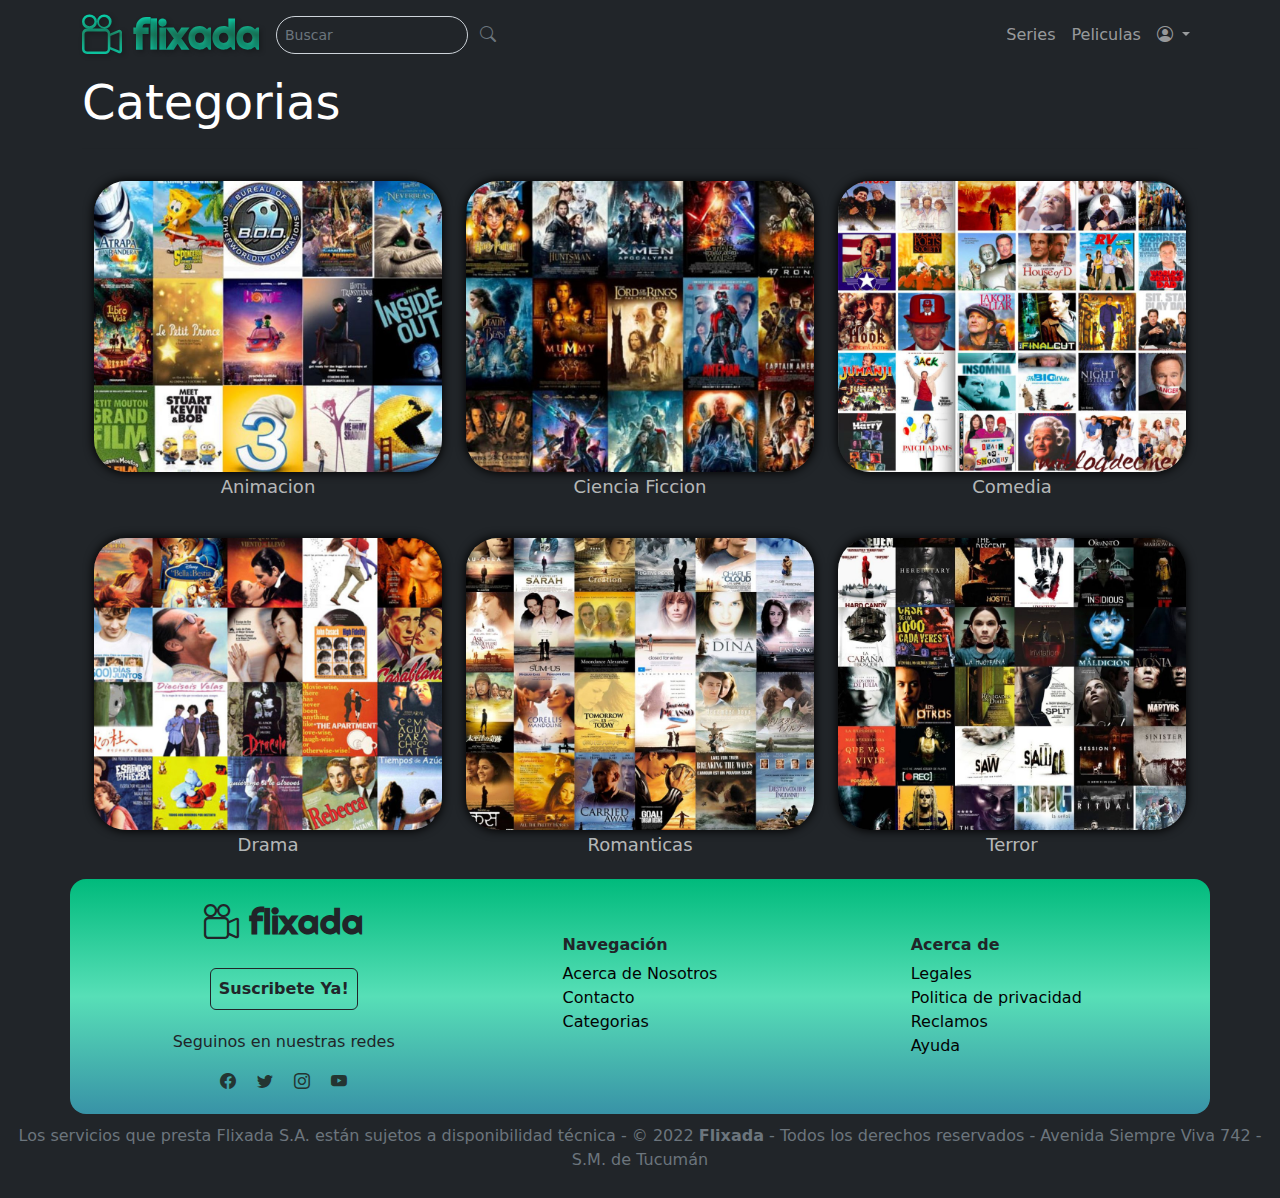
<file: pages/categorias.html>
<!DOCTYPE html>
<html lang="es">
  <head>
    <meta charset="UTF-8" />
    <meta http-equiv="X-UA-Compatible" content="IE=edge" />
    <meta name="viewport" content="width=device-width, initial-scale=1.0" />
    <meta name="description" content=" Flixada Streaming Web" />
    <meta
      name="keywords"
      content="Streaming, Videos, series, peliculas, documentales,video ondemand"
    />
    <meta name="author" content="Grupo 4 comision41i RollingCode" />

    <link
      rel="stylesheet"
      href="https://cdn.jsdelivr.net/npm/bootstrap-icons@1.10.2/font/bootstrap-icons.css"
    />
    <link rel="stylesheet" href="/css/bootstrap.min.css" />
    <link rel="stylesheet" href="/css/style.css" />
    <link rel="icon" href="img/icons/logo-flixada.svg" />
    <title>Contacto - Flixada Streaming</title>
  </head>
  <body>
    <header>
      <!-- Barra de Navegacion   -->
      <nav
        class="navbar navbar-expand-lg bg-dark navbar-dark fixed-top p-0 m-0"
      >
        <!--LOGO FLIXADA-->
        <div class="container d-flex">
          <a class="navbar-brand" href="/index.html">
            <div class="text-center fw-bolder fs-1 logoFlixada">
              <i class="bi bi-camera-reels"></i>
              flixada
            </div>
          </a>

          <!--Boton Hamburguesa oculto en pantallas grandes-->
          <button
            class="navbar-toggler"
            type="button"
            data-bs-toggle="collapse"
            data-bs-target="#navbarContenido"
            aria-controls="navbarContenido"
            aria-expanded="true"
            aria-label="Toggle navigation"
          >
            <span class="navbar-toggler-icon"></span>
          </button>
          <!--Boton Buscar fuera del Navbar Oculto en Celulares y Tablet-->
          <form class="formBuscar2 formBuscar">
            <div class="input-group">
              <input
                type="text"
                class="form-control form-control-sm bg-dark rounded-5"
                placeholder="Buscar"
                maxlength="125"
              />
              <div class="input-group-append">
                <button class="btn" type="submit">
                  <i class="bi bi-search text-secondary"></i>
                </button>
              </div>
            </div>
          </form>

          <div class="collapse navbar-collapse" id="navbarContenido">
            <ul class="navbar-nav ms-auto mb-2 mb-lg-0">
              <li>
                <!-- Boton Buscar dentro del Navbar oculto para dispositivos Large-->
                <form class="formBuscar1">
                  <div class="input-group">
                    <input
                      type="text"
                      class="form-control form-control-sm bg-dark rounded-5"
                      placeholder="Buscar"
                      maxlength="125"
                    />
                    <div class="input-group-append">
                      <button class="btn" type="submit">
                        <i class="bi bi-search text-secondary"></i>
                      </button>
                    </div>
                  </div>
                </form>
              </li>

              <li class="nav-item">
                <a class="nav-link pt-2" href="/pages/series.html">Series</a>
              </li>
              <li class="nav-item">
                <a class="nav-link" href="/pages/peliculas.html">Peliculas</a>
              </li>

              <li class="nav-item dropdown">
                <a
                  class="nav-link dropdown-toggle"
                  href="#"
                  role="button"
                  data-bs-toggle="dropdown"
                  aria-expanded="false"
                >
                  <i class="bi bi-person-circle"></i>
                </a>
                <ul class="dropdown-menu dropdown-menu-dark dropdown-menu-end">
                  <li>
                    <a class="dropdown-item" href="/pages/login.html"
                      >Ingresar</a
                    >
                  </li>
                  <li>
                    <a class="dropdown-item" href="/pages/suscripcion.html"
                      >Suscribirse</a
                    >
                  </li>
                </ul>
              </li>
            </ul>
          </div>
        </div>
      </nav>
    </header>

    <main class="bg-dark">
      <!--Sección con Grupos de cards responsivos-->
      <section class="container">
        <h1 class="display-5 text-white pt-3">Categorias</h1>
        <hr />

        <article class="row mx-sm-2 mx-md-0">
          <aside class="my-lg-3 col-6 col-md-4 col-lg-4 mb-1 asideCardHover">
            <a href="/pages/error404.html" class="text-decoration-none">
              <div class="fondoTransparenteCard">
                <img
                  class="card-img-top img-fluid rounded-5"
                  src="/img/cards-categorias/categoria-animacion.jpg"
                  alt="Animacion"
                />
              </div>
              <h5 class="text-center colorTextoCard mt-1">Animacion</h5>
            </a>
          </aside>

          <aside class="my-lg-3 col-6 col-md-4 col-lg-4 mb-1 asideCardHover">
            <a
              href="/pages/categorias/categorias-ciencia-ficcion1.html"
              class="text-decoration-none"
            >
              <div class="fondoTransparenteCard">
                <img
                  class="card-img-top img-fluid rounded-5"
                  src="/img/cards-categorias/categoria-cficcion.jpg"
                  alt="Ciencia Ficcion"
                />
              </div>
              <h5 class="text-center colorTextoCard mt-1">Ciencia Ficcion</h5>
            </a>
          </aside>
          <aside class="my-lg-3 col-6 col-md-4 col-lg-4 mb-1 asideCardHover">
            <a
              href="/pages/categorias/categorias-comedia1.html"
              class="text-decoration-none"
            >
              <div class="fondoTransparenteCard">
                <img
                  class="card-img-top img-fluid rounded-5"
                  src="/img/cards-categorias/categoria-comedia (1).jpg"
                  alt="Comedia"
                />
              </div>
              <h5 class="text-center colorTextoCard mt-1">Comedia</h5>
            </a>
          </aside>

          <aside class="my-lg-3 col-6 col-md-4 col-lg-4 mb-1 asideCardHover">
            <a href="/pages/error404.html" class="text-decoration-none">
              <div class="fondoTransparenteCard">
                <img
                  class="card-img-top img-fluid rounded-5"
                  src="/img/cards-categorias/categoria-drama.jpg"
                  alt="Drama"
                />
              </div>
              <h5 class="text-center colorTextoCard mt-1">Drama</h5>
            </a>
          </aside>

          <aside class="my-lg-3 col-6 col-md-4 col-lg-4 mb-1 asideCardHover">
            <a href="/pages/error404.html" class="text-decoration-none">
              <div class="fondoTransparenteCard">
                <img
                  class="card-img-top img-fluid rounded-5"
                  src="/img/cards-categorias/categoria-romanticas.jpg"
                  alt="Romanticas"
                />
              </div>
              <h5 class="text-center colorTextoCard mt-1">Romanticas</h5>
            </a>
          </aside>

          <aside class="my-lg-3 col-6 col-md-4 col-lg-4 mb-1 asideCardHover">
            <a href="/pages/error404.html" class="text-decoration-none">
              <div class="fondoTransparenteCard">
                <img
                  class="card-img-top img-fluid rounded-5"
                  src="/img/cards-categorias/categoria-terror (1).jpg"
                  alt="Terror"
                />
              </div>
              <h5 class="text-center colorTextoCard mt-1">Terror</h5>
            </a>
          </aside>
        </article>
      </section>
    </main>

    <!--Pie de Pagina  !!-->
    <footer class="bg-dark">
      <section class="container bg-footer rounded-4">
        <!--Seccion de Links y Redes Sociales-->
        <section class="row d-flex justify-content-evenly align-items-top">
          <!-- REDES SOCIALES-->
          <aside
            class="col-12 col-sm-3 d-flex flex-column align-items-center p-3"
          >
            <a class="navbar-brand" href="/index.html">
              <div class="text-center me-auto fw-bold logoFlixadaDelFooter">
                <i class="bi bi-camera-reels"></i>
                flixada
              </div>
            </a>
            <a class="nav-link p-1 ps-" href="/pages/suscripcion.html"
              ><button type="button" class="btn btn-outline-dark p-2 mt-3 mb-3">
                <b>Suscribete Ya!</b>
              </button></a
            >

            <div class="text-center inconosRedesSociales">
              <p class="bold">Seguinos en nuestras redes</p>

              <a href="/pages/error404.html"><i class="bi bi-facebook"></i> </a>
              <a href="/pages/error404.html">
                <i class="bi bi-twitter pe-3 ps-3"></i>
              </a>
              <a href="/pages/error404.html"
                ><i class="bi bi-instagram"></i>
              </a>
              <a href="/pages/error404.html"
                ><i class="bi bi-youtube ps-3"></i>
              </a>
            </div>
          </aside>

          <!--NAVEGACION-->
          <aside
            class="col-12 col-sm-3 d-flex flex-column align-items-center p-2"
          >
            <ul class="list-unstyled text-center text-md-start m-md-5">
              <h6 class="text-dark">Navegación</h6>
              <li><a href="/pages/nosotros.html">Acerca de Nosotros</a></li>
              <li><a href="/pages/contacto.html">Contacto</a></li>
              <li><a href="/pages/categorias.html">Categorias</a></li>
              <li><a href="/pages/peliculas.html">Peliculas</a></li>
            </ul>
          </aside>
          <!--ACERCA DE-->
          <aside
            class="col-12 col-sm-3 d-flex flex-column align-items-center p-2"
          >
            <ul class="list-unstyled text-center text-md-start m-md-5">
              <h6 class="text-dark">Acerca de</h6>
              <li><a href="/pages/error404.html">Legales</a></li>
              <li><a href="/pages/error404.html">Politica de privacidad</a></li>
              <li><a href="/pages/error404.html">Reclamos</a></li>
              <li><a href="/pages/error404.html">Ayuda</a></li>
            </ul>
          </aside>
        </section>
      </section>

      <!-- SECCION DE CREDITOS DEL FOOTER-->

      <section class="text-secondary bg-dark">
        <div class="textoFooter text-center">
          <p>
            Los servicios que presta Flixada S.A. están sujetos a disponibilidad
            técnica - © 2022 <a href="/index.html"></a><b>Flixada</b> - Todos
            los derechos reservados - Avenida Siempre Viva 742 - S.M. de Tucumán
          </p>
        </div>
      </section>
    </footer>
    <script src="/js/bootstrap.bundle.min.js"></script>
  </body>
</html>
</file>
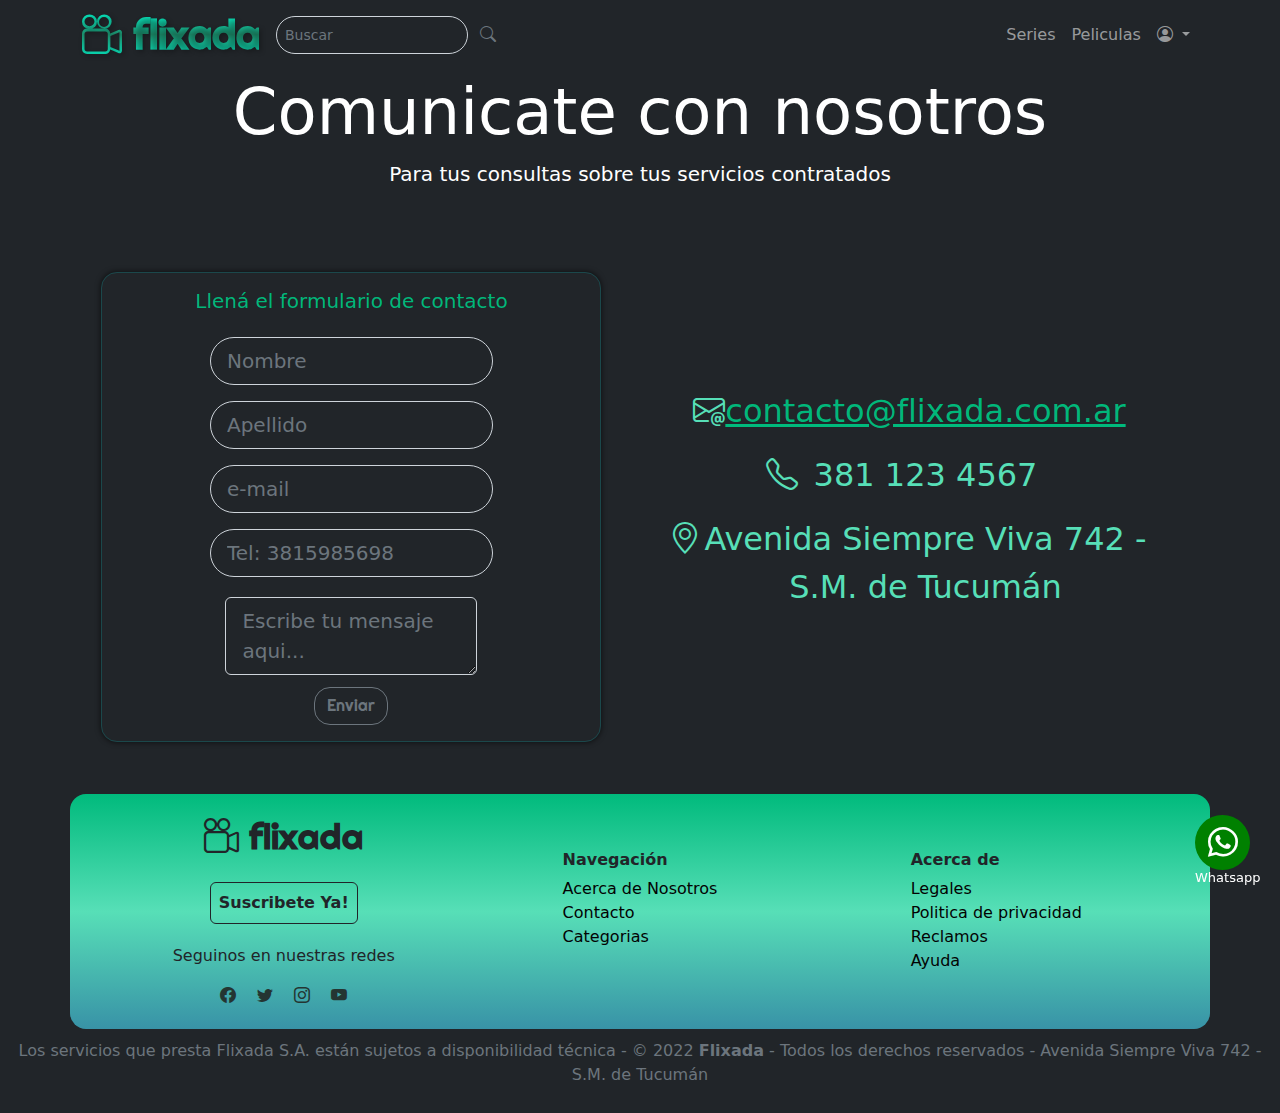
<file: pages/contacto.html>
<!DOCTYPE html>
<html lang="es">
  <head>
    <meta charset="UTF-8" />
    <meta http-equiv="X-UA-Compatible" content="IE=edge" />
    <meta name="viewport" content="width=device-width, initial-scale=1.0" />
    <meta name="description" content="Contacto Flixada" />
    <meta
      name="keywords"
      content="Streaming, Videos, series, peliculas, documentales,video ondemand"
    />
    <meta name="author" content="Grupo 4 comision41i RollingCode" />

    <link
      rel="stylesheet"
      href="https://cdn.jsdelivr.net/npm/bootstrap-icons@1.10.2/font/bootstrap-icons.css"
    />
    <link rel="stylesheet" href="/css/bootstrap.min.css" />
    <link rel="stylesheet" href="/css/style.css" />
    <link rel="icon" href="img/icons/logo-flixada.svg" />
    <title>Contacto - Flixada Streaming</title>
  </head>
  <body>
    <header>
      <!-- Barra de Navegacion   -->
      <nav
        class="navbar navbar-expand-lg bg-dark navbar-dark fixed-top p-0 m-0"
      >
        <!--LOGO FLIXADA-->
        <span class="container d-flex">
          <a class="navbar-brand" href="/index.html">
            <span class="text-center fw-bolder fs-1 logoFlixada">
              <i class="bi bi-camera-reels"></i>
              flixada
            </span>
          </a>

          <!--Boton Hamburguesa oculto en pantallas grandes-->
          <button
            class="navbar-toggler"
            type="button"
            data-bs-toggle="collapse"
            data-bs-target="#navbarContenido"
            aria-controls="navbarContenido"
            aria-expanded="true"
            aria-label="Toggle navigation"
          >
            <span class="navbar-toggler-icon"></span>
          </button>
          <!--Boton Buscar fuera del Navbar Oculto en Celulares y Tablet-->
          <form class="formBuscar2 formBuscar">
            <div class="input-group">
              <input
                type="text"
                class="form-control form-control-sm bg-dark rounded-5"
                placeholder="Buscar"
                maxlength="125"
              />
              <div class="input-group-append">
                <button class="btn" type="submit">
                  <i class="bi bi-search text-secondary"></i>
                </button>
              </div>
            </div>
          </form>

          <div class="collapse navbar-collapse" id="navbarContenido">
            <ul class="navbar-nav ms-auto mb-2 mb-lg-0">
              <li>
                <!-- Boton Buscar dentro del Navbar oculto para dispositivos Large-->
                <form class="formBuscar1">
                  <div class="input-group">
                    <input
                      type="text"
                      class="form-control form-control-sm bg-dark rounded-5"
                      placeholder="Buscar"
                      maxlength="125"
                    />
                    <div class="input-group-append">
                      <button class="btn" type="submit">
                        <i class="bi bi-search text-secondary"></i>
                      </button>
                    </div>
                  </div>
                </form>
              </li>

              <li class="nav-item">
                <a class="nav-link pt-2" href="/pages/series.html">Series</a>
              </li>
              <li class="nav-item">
                <a class="nav-link" href="/pages/peliculas.html">Peliculas</a>
              </li>

              <li class="nav-item dropdown">
                <a
                  class="nav-link dropdown-toggle"
                  href="#"
                  role="button"
                  data-bs-toggle="dropdown"
                  aria-expanded="false"
                >
                  <i class="bi bi-person-circle"></i>
                </a>
                <ul class="dropdown-menu dropdown-menu-dark dropdown-menu-end">
                  <li>
                    <a class="dropdown-item" href="/pages/login.html"
                      >Ingresar</a
                    >
                  </li>
                  <li>
                    <a class="dropdown-item" href="/pages/suscripcion.html"
                      >Suscribirse</a
                    >
                  </li>
                </ul>
              </li>
            </ul>
          </div>
        </span>
      </nav>
    </header>

    <main class="bg-dark">
      <!--Banner  pagina contacto-->

      <section class="container text-white text-center my-2 p-2 rounded-5">
        <h1 class="display-3">Comunicate con nosotros</h1>
        <p class="lead textoFlo">
          Para tus consultas sobre tus servicios contratados
        </p>
      </section>

      <!--Formulario de contacto new-->

      <section
        class="contacto position-relative container d-flex justify-content-around flex-wrap flex-md-nowrap"
      >
        <!--BOTON DE WATHTSAPP
      -->
        <span>
          <a
            href="https://api.whatsapp.com/send?phone=543815871884"
            target="_blank"
            class="bi bi-whatsapp btn-wtsp"
          >
            <p class="chat">Whatsapp</p>
          </a>
        </span>

        <!--Formulario de contacto-->
        <article class="text-center text-white container mt-">
          <div
            class="container text-white bgHeaderFormLogin formLogin rounded-4 sombraRedondeada"
          >
            <h1 class="pt-3 lead textoFlow">Llená el formulario de contacto</h1>
            <form class="d-flex align-items-end align-items-center flex-column">
              <div class="mb-3 mt-3 d-flex flex-column align-items-start">
                <input
                  type="text"
                  class="form-control form-control-lg bg-dark rounded-5"
                  id="nombre"
                  placeholder="Nombre"
                  name="nombre"
                  maxlength="80"
                  minlength="6"
                  required
                />
              </div>
              <div>
                <div class="mb-3 d-flex flex-column align-items-start">
                  <input
                    type="text"
                    class="form-control form-control-lg bg-dark rounded-5"
                    id="apellido"
                    maxlength="50"
                    minlength="2"
                    placeholder="Apellido"
                    name="apellido"
                    required
                  />
                </div>
                <div class="mb-3 d-flex flex-column align-items-start">
                  <input
                    type="email"
                    class="form-control form-control-lg bg-dark rounded-5"
                    id="mail"
                    maxlength="50"
                    minlength="2"
                    placeholder="e-mail"
                    name="mail"
                    required
                  />
                </div>
                <div class="mb-3 d-flex flex-column align-items-start">
                  <input
                    type="tel"
                    class="form-control form-control-lg bg-dark rounded-5"
                    id="Tel"
                    maxlength="10"
                    minlength="10"
                    placeholder="Tel: 3815985698"
                    name="Tel"
                    pattern="[0-9]{10}"
                  />
                </div>
              </div>

              <div class="d-flex justify-content-center my-1">
                <textarea
                  type="text"
                  class="form-control form-control-lg bg-dark rounded-2"
                  id="text"
                  maxlength="450"
                  minlength="10"
                  placeholder="Escribe tu mensaje aqui..."
                  name="text"
                  required
                ></textarea>
              </div>

              <a
                class="fs-5 mt-2 pb-3 text-decoration-none letraLogoPrincipal colorDeFlow"
                href="/pages/error404.html"
              >
                <button class="btn btn-outline-secondary rounded-4 btn">
                  Enviar
                </button>
              </a>
            </form>
          </div>
        </article>

        <!--Seccion Datos Extra de contacto-->

        <article
          id="datosContacto"
          class="container colorDeFlow text-center my-3 p-5 rounded-5 d-flex flex-column justify-content-center align-items-center"
        >
          <div class="d-flex flex-column flex-md-row">
            <i class="bi bi-envelope-at fs-2"></i>
            <a href="mailto:contacto@flixada.com.ar" class="textoFlow">
              <p class="lead fs-2">contacto@flixada.com.ar</p></a
            >
          </div>

          <div class="d-sm-flex justify-content-start">
            <i class="bi bi-telephone fs-2"></i>

            <p class="lead mx-3 fs-2">381 123 4567</p>
          </div>

          <div class="d-xl-flex">
            <i class="bi bi-geo-alt fs-2"></i>
            <p class="lead fs-2">Avenida Siempre Viva 742 - S.M. de Tucumán</p>
          </div>
        </article>
      </section>
    </main>

    <!--Pie de Pagina  !!-->
    <footer class="bg-dark">
      <section class="container bg-footer rounded-4">
        <!--Seccion de Links y Redes Sociales-->
        <section class="row d-flex justify-content-evenly align-items-top">
          <!-- REDES SOCIALES-->
          <aside
            class="col-12 col-sm-3 d-flex flex-column align-items-center p-3"
          >
            <a class="navbar-brand" href="/index.html">
              <div class="text-center me-auto fw-bold logoFlixadaDelFooter">
                <i class="bi bi-camera-reels"></i>
                flixada
              </div>
            </a>
            <a class="nav-link p-1 ps-" href="/pages/suscripcion.html"
              ><button type="button" class="btn btn-outline-dark p-2 mt-3 mb-3">
                <b>Suscribete Ya!</b>
              </button></a
            >

            <div class="text-center inconosRedesSociales">
              <p class="bold">Seguinos en nuestras redes</p>

              <a href="/pages/error404.html"><i class="bi bi-facebook"></i> </a>
              <a href="/pages/error404.html">
                <i class="bi bi-twitter pe-3 ps-3"></i>
              </a>
              <a href="/pages/error404.html"
                ><i class="bi bi-instagram"></i>
              </a>
              <a href="/pages/error404.html"
                ><i class="bi bi-youtube ps-3"></i>
              </a>
            </div>
          </aside>

          <!--NAVEGACION-->
          <aside
            class="col-12 col-sm-3 d-flex flex-column align-items-center p-2"
          >
            <ul class="list-unstyled text-center text-md-start m-md-5">
              <h6 class="text-dark">Navegación</h6>
              <li><a href="/pages/nosotros.html">Acerca de Nosotros</a></li>
              <li><a href="/pages/contacto.html">Contacto</a></li>
              <li><a href="/pages/categorias.html">Categorias</a></li>
              <li><a href="/pages/peliculas.html">Peliculas</a></li>
            </ul>
          </aside>
          <!--ACERCA DE-->
          <aside
            class="col-12 col-sm-3 d-flex flex-column align-items-center p-2"
          >
            <ul class="list-unstyled text-center text-md-start m-md-5">
              <h6 class="text-dark">Acerca de</h6>
              <li><a href="/pages/error404.html">Legales</a></li>
              <li><a href="/pages/error404.html">Politica de privacidad</a></li>
              <li><a href="/pages/error404.html">Reclamos</a></li>
              <li><a href="/pages/error404.html">Ayuda</a></li>
            </ul>
          </aside>
        </section>
      </section>

      <!-- SECCION DE CREDITOS DEL FOOTER-->

      <section class="text-secondary bg-dark">
        <div class="textoFooter text-center">
          <p>
            Los servicios que presta Flixada S.A. están sujetos a disponibilidad
            técnica - © 2022 <a href="/index.html"></a><b>Flixada</b> - Todos
            los derechos reservados - Avenida Siempre Viva 742 - S.M. de Tucumán
          </p>
        </div>
      </section>
    </footer>
    <script src="/js/bootstrap.bundle.min.js"></script>
  </body>
</html>
</file>
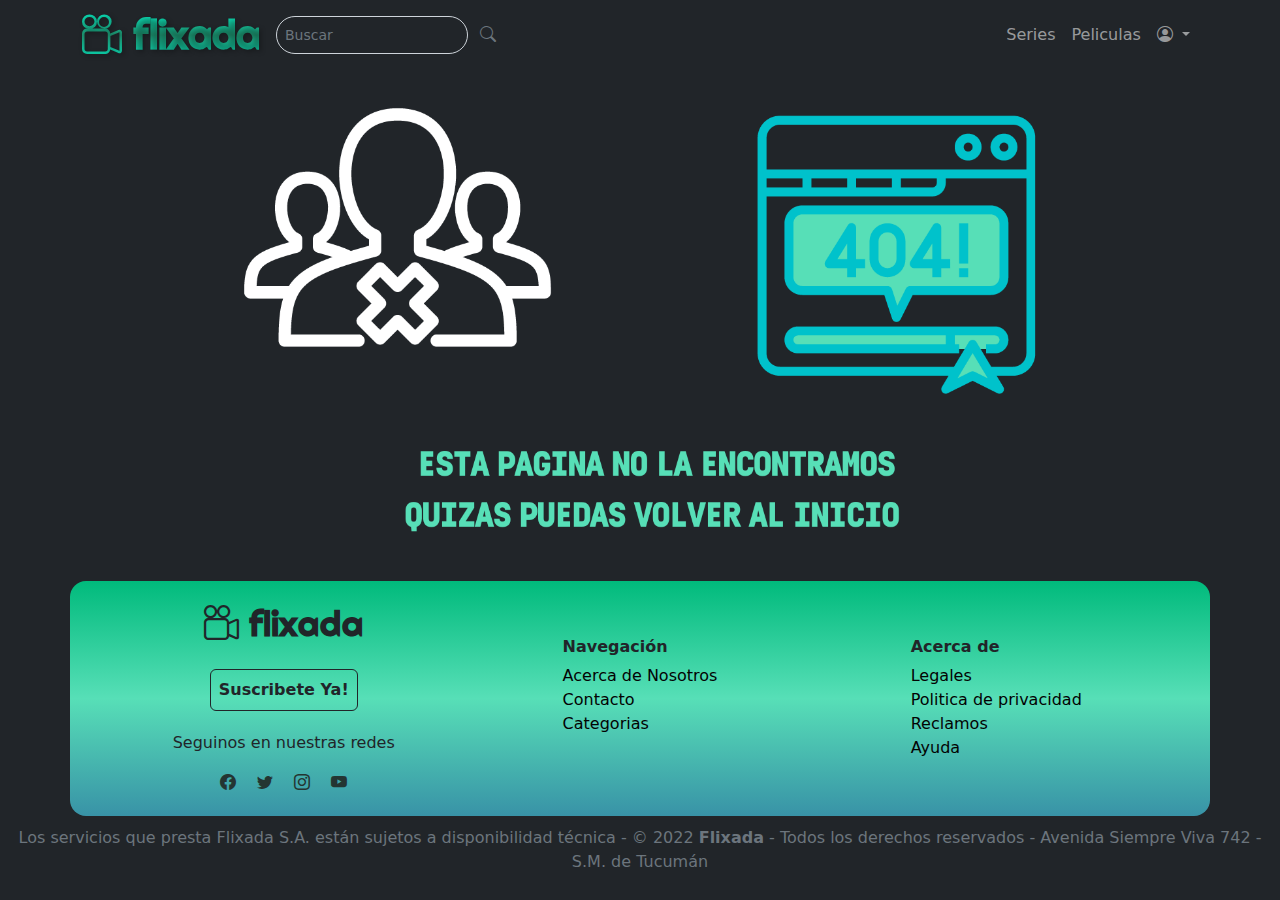
<file: pages/error404.html>
<!DOCTYPE html>
<html lang="es">
  <head>
    <meta charset="UTF-8" />
    <meta http-equiv="X-UA-Compatible" content="IE=edge" />
    <meta name="viewport" content="width=device-width, initial-scale=1.0" />
    <meta name="description" content="Flixada Streaming" />
    <meta
      name="keywords"
      content="Streaming, Videos, series, peliculas, documentales,video ondemand"
    />
    <meta name="author" content="Grupo 4 comision41i RollingCode" />

    <link
      rel="stylesheet"
      href="https://cdn.jsdelivr.net/npm/bootstrap-icons@1.10.2/font/bootstrap-icons.css"
    />
    <link rel="stylesheet" href="/css/bootstrap.min.css" />
    <link rel="stylesheet" href="/css/style.css" />
    <link rel="icon" href="img/icons/logo-flixada.svg" />
    <title>Error - Flixada Streaming</title>
  </head>
  <body>
    <header>
      <!-- Barra de Navegacion   -->
      <nav
        class="navbar navbar-expand-lg bg-dark navbar-dark fixed-top p-0 m-0"
      >
        <!--LOGO FLIXADA-->
        <div class="container d-flex">
          <a class="navbar-brand" href="/index.html">
            <div class="text-center fw-bolder fs-1 logoFlixada">
              <i class="bi bi-camera-reels"></i>
              flixada
            </div>
          </a>

          <!--Boton Hamburguesa oculto en pantallas grandes-->
          <button
            class="navbar-toggler"
            type="button"
            data-bs-toggle="collapse"
            data-bs-target="#navbarContenido"
            aria-controls="navbarContenido"
            aria-expanded="true"
            aria-label="Toggle navigation"
          >
            <span class="navbar-toggler-icon"></span>
          </button>
          <!--Boton Buscar fuera del Navbar Oculto en Celulares y Tablet-->
          <form class="formBuscar2 formBuscar">
            <div class="input-group">
              <input
                type="text"
                class="form-control form-control-sm bg-dark rounded-5"
                placeholder="Buscar"
                maxlength="125"
              />
              <div class="input-group-append">
                <button class="btn" type="submit">
                  <i class="bi bi-search text-secondary"></i>
                </button>
              </div>
            </div>
          </form>

          <div class="collapse navbar-collapse" id="navbarContenido">
            <ul class="navbar-nav ms-auto mb-2 mb-lg-0">
              <li>
                <!-- Boton Buscar dentro del Navbar oculto para dispositivos Large-->
                <form class="formBuscar1">
                  <div class="input-group">
                    <input
                      type="text"
                      class="form-control form-control-sm bg-dark rounded-5"
                      placeholder="Buscar"
                      maxlength="125"
                    />
                    <div class="input-group-append">
                      <button class="btn" type="submit">
                        <i class="bi bi-search text-secondary"></i>
                      </button>
                    </div>
                  </div>
                </form>
              </li>

              <li class="nav-item">
                <a class="nav-link pt-2" href="/pages/series.html">Series</a>
              </li>
              <li class="nav-item">
                <a class="nav-link" href="/pages/peliculas.html">Peliculas</a>
              </li>

              <li class="nav-item dropdown">
                <a
                  class="nav-link dropdown-toggle"
                  href="#"
                  role="button"
                  data-bs-toggle="dropdown"
                  aria-expanded="false"
                >
                  <i class="bi bi-person-circle"></i>
                </a>
                <ul class="dropdown-menu dropdown-menu-dark dropdown-menu-end">
                  <li>
                    <a class="dropdown-item" href="/pages/login.html"
                      >Ingresar</a
                    >
                  </li>
                  <li>
                    <a class="dropdown-item" href="/pages/suscripcion.html"
                      >Suscribirse</a
                    >
                  </li>
                </ul>
              </li>
            </ul>
          </div>
        </div>
      </nav>
    </header>

    <main class="bg-dark">
      <section
        class="container text-center d-flex justify-content-center align-items-center"
      >
        <img
          class="img-fluid error404md"
          src="/img/fondo error 404.png"
          width="80%"
          alt="ERROR 404 Pagina no encontrada"
        />

        <img
          class="img-fluid error404sm"
          src="/img/fondo error 404 Small.png"
          alt="ERROR 404 Pagina no encontrada"
        />
      </section>
    </main>

    <!--Pie de Pagina  !!-->
    <footer class="bg-dark">
      <section class="container bg-footer rounded-4">
        <!--Seccion de Links y Redes Sociales-->
        <section class="row d-flex justify-content-evenly align-items-top">
          <!-- REDES SOCIALES-->
          <aside
            class="col-12 col-sm-3 d-flex flex-column align-items-center p-3"
          >
            <a class="navbar-brand" href="/index.html">
              <div class="text-center me-auto fw-bold logoFlixadaDelFooter">
                <i class="bi bi-camera-reels"></i>
                flixada
              </div>
            </a>
            <a class="nav-link p-1 ps-" href="/pages/suscripcion.html"
              ><button type="button" class="btn btn-outline-dark p-2 mt-3 mb-3">
                <b>Suscribete Ya!</b>
              </button></a
            >

            <div class="text-center inconosRedesSociales">
              <p class="bold">Seguinos en nuestras redes</p>

              <a href="/pages/error404.html"><i class="bi bi-facebook"></i> </a>
              <a href="/pages/error404.html">
                <i class="bi bi-twitter pe-3 ps-3"></i>
              </a>
              <a href="/pages/error404.html"
                ><i class="bi bi-instagram"></i>
              </a>
              <a href="/pages/error404.html"
                ><i class="bi bi-youtube ps-3"></i>
              </a>
            </div>
          </aside>

          <!--NAVEGACION-->
          <aside
            class="col-12 col-sm-3 d-flex flex-column align-items-center p-2"
          >
            <ul class="list-unstyled text-center text-md-start m-md-5">
              <h6 class="text-dark">Navegación</h6>
              <li><a href="/pages/nosotros.html">Acerca de Nosotros</a></li>
              <li><a href="/pages/contacto.html">Contacto</a></li>
              <li><a href="/pages/categorias.html">Categorias</a></li>
              <li><a href="/pages/peliculas.html">Peliculas</a></li>
            </ul>
          </aside>
          <!--ACERCA DE-->
          <aside
            class="col-12 col-sm-3 d-flex flex-column align-items-center p-2"
          >
            <ul class="list-unstyled text-center text-md-start m-md-5">
              <h6 class="text-dark">Acerca de</h6>
              <li><a href="/pages/error404.html">Legales</a></li>
              <li><a href="/pages/error404.html">Politica de privacidad</a></li>
              <li><a href="/pages/error404.html">Reclamos</a></li>
              <li><a href="/pages/error404.html">Ayuda</a></li>
            </ul>
          </aside>
        </section>
      </section>

      <!-- SECCION DE CREDITOS DEL FOOTER-->

      <section class="text-secondary bg-dark">
        <div class="textoFooter text-center">
          <p>
            Los servicios que presta Flixada S.A. están sujetos a disponibilidad
            técnica - © 2022 <a href="/index.html"></a><b>Flixada</b> - Todos
            los derechos reservados - Avenida Siempre Viva 742 - S.M. de Tucumán
          </p>
        </div>
      </section>
    </footer>
    <script src="/js/bootstrap.bundle.min.js"></script>
  </body>
</html>
</file>
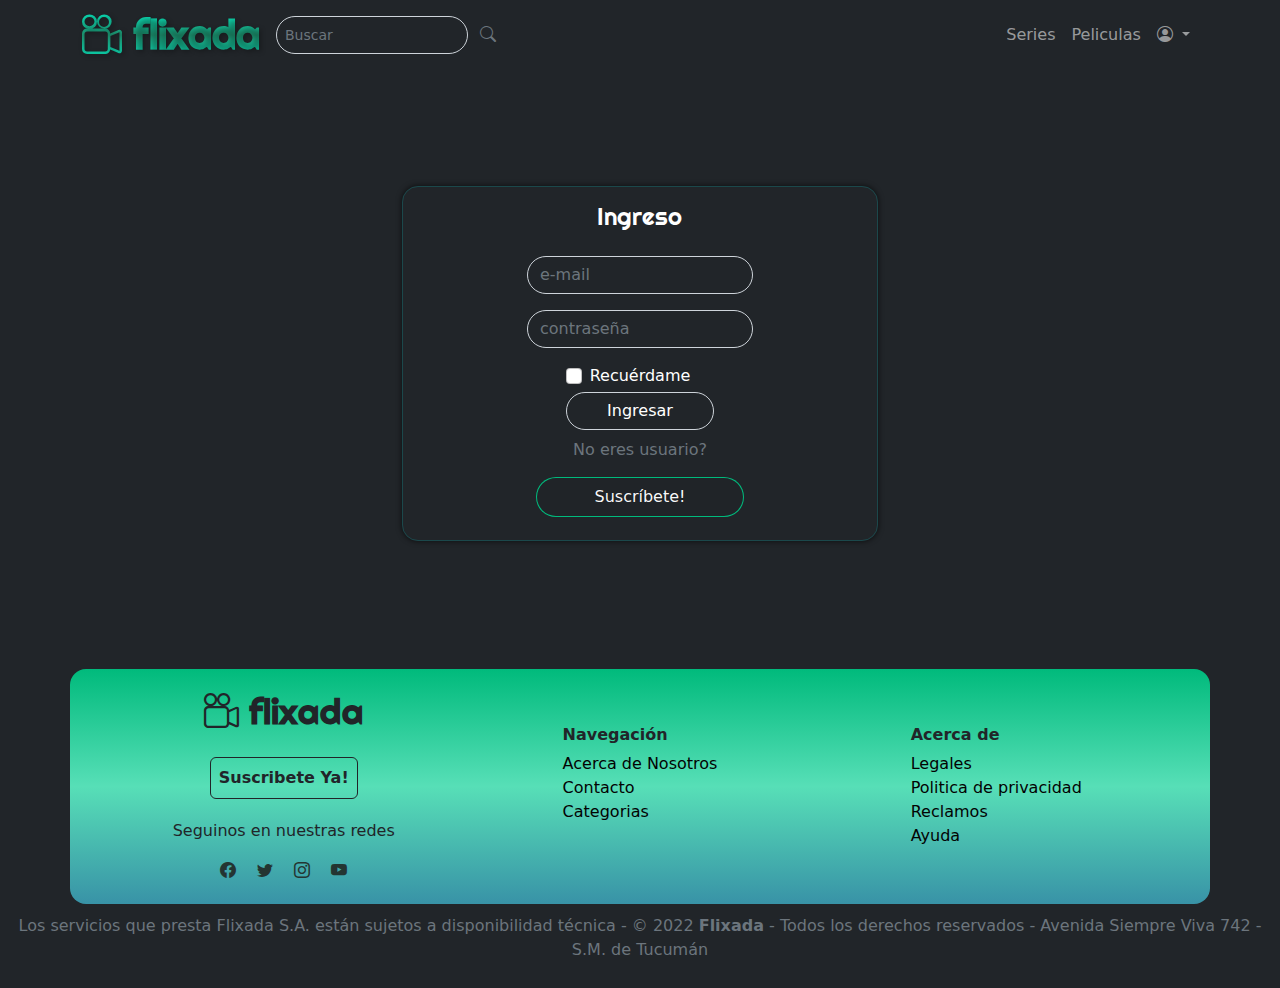
<file: pages/login.html>
<!DOCTYPE html>
<html lang="es">
  <head>
    <meta charset="UTF-8" />
    <meta http-equiv="X-UA-Compatible" content="IE=edge" />
    <meta name="viewport" content="width=device-width, initial-scale=1.0" />
    <meta name="description" content=" Flixada Streaming Web" />
    <meta
      name="keywords"
      content="Streaming, Videos, series, peliculas, documentales,video ondemand"
    />
    <meta name="author" content="Grupo 4 comision41i RollingCode" />

    <link
      rel="stylesheet"
      href="https://cdn.jsdelivr.net/npm/bootstrap-icons@1.10.2/font/bootstrap-icons.css"
    />
    <link rel="stylesheet" href="/css/bootstrap.min.css" />
    <link rel="stylesheet" href="/css/style.css" />
    <link rel="icon" href="img/icons/logo-flixada.svg" />
    <title>Login - Flixada Streaming</title>
  </head>
  <body>
    <header>
      <!-- Barra de Navegacion   -->
      <nav
        class="navbar navbar-expand-lg bg-dark navbar-dark fixed-top p-0 m-0"
      >
        <!--LOGO FLIXADA-->
        <div class="container d-flex">
          <a class="navbar-brand" href="/index.html">
            <div class="text-center fw-bolder fs-1 logoFlixada">
              <i class="bi bi-camera-reels"></i>
              flixada
            </div>
          </a>

          <!--Boton Hamburguesa oculto en pantallas grandes-->
          <button
            class="navbar-toggler"
            type="button"
            data-bs-toggle="collapse"
            data-bs-target="#navbarContenido"
            aria-controls="navbarContenido"
            aria-expanded="true"
            aria-label="Toggle navigation"
          >
            <span class="navbar-toggler-icon"></span>
          </button>
          <!--Boton Buscar fuera del Navbar Oculto en Celulares y Tablet-->
          <form class="formBuscar2 formBuscar">
            <div class="input-group">
              <input
                type="text"
                class="form-control form-control-sm bg-dark rounded-5"
                placeholder="Buscar"
                maxlength="125"
              />
              <div class="input-group-append">
                <button class="btn" type="submit">
                  <i class="bi bi-search text-secondary"></i>
                </button>
              </div>
            </div>
          </form>

          <div class="collapse navbar-collapse" id="navbarContenido">
            <ul class="navbar-nav ms-auto mb-2 mb-lg-0">
              <li>
                <!-- Boton Buscar dentro del Navbar oculto para dispositivos Large-->
                <form class="formBuscar1">
                  <div class="input-group">
                    <input
                      type="text"
                      class="form-control form-control-sm bg-dark rounded-5"
                      placeholder="Buscar"
                      maxlength="125"
                    />
                    <div class="input-group-append">
                      <button class="btn" type="submit">
                        <i class="bi bi-search text-secondary"></i>
                      </button>
                    </div>
                  </div>
                </form>
              </li>

              <li class="nav-item">
                <a class="nav-link pt-2" href="/pages/series.html">Series</a>
              </li>
              <li class="nav-item">
                <a class="nav-link" href="/pages/peliculas.html">Peliculas</a>
              </li>

              <li class="nav-item dropdown">
                <a
                  class="nav-link dropdown-toggle"
                  href="#"
                  role="button"
                  data-bs-toggle="dropdown"
                  aria-expanded="false"
                >
                  <i class="bi bi-person-circle"></i>
                </a>
                <ul class="dropdown-menu dropdown-menu-dark dropdown-menu-end">
                  <li>
                    <a class="dropdown-item" href="/pages/login.html"
                      >Ingresar</a
                    >
                  </li>
                  <li>
                    <a class="dropdown-item" href="/pages/suscripcion.html"
                      >Suscribirse</a
                    >
                  </li>
                </ul>
              </li>
            </ul>
          </div>
        </div>
      </nav>
    </header>

    <main class="bg-dark">
      <!-- Formulario de ingreso a la pagina login-->
      <section class="text-center text-white container formLogin">
        <div
          class="container text-white bgHeaderFormLogin rounded-4 mt-5 sombraRedondeada"
        >
          <h1 class="pt-3 h4 letraLogoPrincipal">Ingreso</h1>
          <form class="d-flex align-items-end align-items-center flex-column">
            <div class="mb-3 mt-3 d-flex flex-column align-items-start loginLG">
              <input
                type="email"
                class="form-control form-control bg-dark rounded-5"
                id="email"
                placeholder="e-mail"
                name="email"
                maxlength="80"
                minlength="5"
                required
              />
            </div>
            <div>
              <div class="mb-3 d-flex flex-column align-items-start loginLG">
                <input
                  type="password"
                  class="form-control form-control bg-dark rounded-5"
                  id="pwd"
                  maxlength="50"
                  minlength="3"
                  placeholder="contraseña"
                  name="pswd"
                  required
                />
              </div>
            </div>

            <div class="d-flex flex-column mb-2">
              <div class="form-check my-auto me-4">
                <label class="form-check-label">
                  <input
                    class="form-check-input mb-2"
                    type="checkbox"
                    name="remember"
                  />
                  Recuérdame
                </label>
              </div>

              <button
                type="submit"
                class="form-control form-control bg-dark rounded-5"
                id="loginButton"
              >
                Ingresar
              </button>
            </div>

            <p class="text-secondary">
              No eres usuario?
              <a class="botonSuscribirse" href="/pages/suscripcion.html"
                >Suscríbete!
              </a>
            </p>
          </form>
        </div>
      </section>
    </main>

    <!--Pie de Pagina  !!-->
    <footer class="bg-dark">
      <section class="container bg-footer rounded-4">
        <!--Seccion de Links y Redes Sociales-->
        <section class="row d-flex justify-content-evenly align-items-top">
          <!-- REDES SOCIALES-->
          <aside
            class="col-12 col-sm-3 d-flex flex-column align-items-center p-3"
          >
            <a class="navbar-brand" href="/index.html">
              <div class="text-center me-auto fw-bold logoFlixadaDelFooter">
                <i class="bi bi-camera-reels"></i>
                flixada
              </div>
            </a>
            <a class="nav-link p-1 ps-" href="/pages/suscripcion.html"
              ><button type="button" class="btn btn-outline-dark p-2 mt-3 mb-3">
                <b>Suscribete Ya!</b>
              </button></a
            >

            <div class="text-center inconosRedesSociales">
              <p class="bold">Seguinos en nuestras redes</p>

              <a href="/pages/error404.html"><i class="bi bi-facebook"></i> </a>
              <a href="/pages/error404.html">
                <i class="bi bi-twitter pe-3 ps-3"></i>
              </a>
              <a href="/pages/error404.html"
                ><i class="bi bi-instagram"></i>
              </a>
              <a href="/pages/error404.html"
                ><i class="bi bi-youtube ps-3"></i>
              </a>
            </div>
          </aside>

          <!--NAVEGACION-->
          <aside
            class="col-12 col-sm-3 d-flex flex-column align-items-center p-2"
          >
            <ul class="list-unstyled text-center text-md-start m-md-5">
              <h6 class="text-dark">Navegación</h6>
              <li><a href="/pages/nosotros.html">Acerca de Nosotros</a></li>
              <li><a href="/pages/contacto.html">Contacto</a></li>
              <li><a href="/pages/categorias.html">Categorias</a></li>
              <li><a href="/pages/peliculas.html">Peliculas</a></li>
            </ul>
          </aside>
          <!--ACERCA DE-->
          <aside
            class="col-12 col-sm-3 d-flex flex-column align-items-center p-2"
          >
            <ul class="list-unstyled text-center text-md-start m-md-5">
              <h6 class="text-dark">Acerca de</h6>
              <li><a href="/pages/error404.html">Legales</a></li>
              <li><a href="/pages/error404.html">Politica de privacidad</a></li>
              <li><a href="/pages/error404.html">Reclamos</a></li>
              <li><a href="/pages/error404.html">Ayuda</a></li>
            </ul>
          </aside>
        </section>
      </section>

      <!-- SECCION DE CREDITOS DEL FOOTER-->

      <section class="text-secondary bg-dark">
        <div class="textoFooter text-center">
          <p>
            Los servicios que presta Flixada S.A. están sujetos a disponibilidad
            técnica - © 2022 <a href="/index.html"></a><b>Flixada</b> - Todos
            los derechos reservados - Avenida Siempre Viva 742 - S.M. de Tucumán
          </p>
        </div>
      </section>
    </footer>
    <script src="/js/bootstrap.bundle.min.js"></script>
  </body>
</html>
</file>
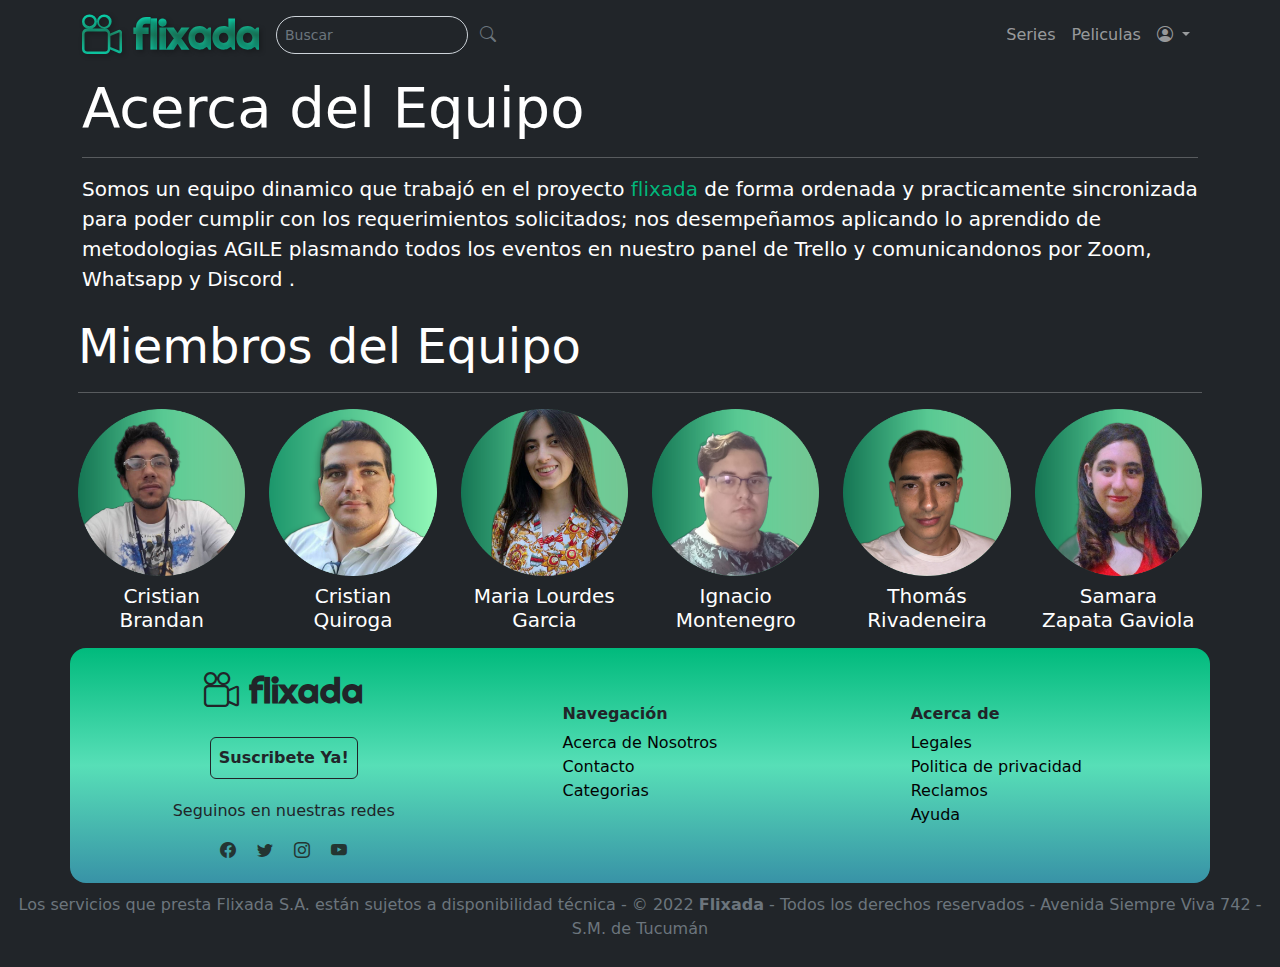
<file: pages/nosotros.html>
<!DOCTYPE html>
<html lang="es">
  <head>
    <meta charset="UTF-8" />
    <meta http-equiv="X-UA-Compatible" content="IE=edge" />
    <meta name="viewport" content="width=device-width, initial-scale=1.0" />
    <meta name="description" content=" Flixada Streaming Web" />
    <meta
      name="keywords"
      content="Streaming, Videos, series, peliculas, documentales,video ondemand"
    />
    <meta name="author" content="Grupo 4 comision41i RollingCode" />

    <link
      rel="stylesheet"
      href="https://cdn.jsdelivr.net/npm/bootstrap-icons@1.10.2/font/bootstrap-icons.css"
    />
    <link rel="stylesheet" href="/css/bootstrap.min.css" />
    <link rel="stylesheet" href="/css/style.css" />

    <link rel="icon" href="img/icons/logo-flixada.svg" />
    <title>Nosotros - Flixada Streaming</title>
  </head>
  <body>
    <header>
      <!-- Barra de Navegacion   -->
      <nav
        class="navbar navbar-expand-lg bg-dark navbar-dark fixed-top p-0 m-0"
      >
        <!--LOGO FLIXADA-->
        <div class="container d-flex">
          <a class="navbar-brand" href="/index.html">
            <div class="text-center fw-bolder fs-1 logoFlixada">
              <i class="bi bi-camera-reels"></i>
              flixada
            </div>
          </a>

          <!--Boton Hamburguesa oculto en pantallas grandes-->
          <button
            class="navbar-toggler"
            type="button"
            data-bs-toggle="collapse"
            data-bs-target="#navbarContenido"
            aria-controls="navbarContenido"
            aria-expanded="true"
            aria-label="Toggle navigation"
          >
            <span class="navbar-toggler-icon"></span>
          </button>
          <!--Boton Buscar fuera del Navbar Oculto en Celulares y Tablet-->
          <form class="formBuscar2 formBuscar">
            <div class="input-group">
              <input
                type="text"
                class="form-control form-control-sm bg-dark rounded-5"
                placeholder="Buscar"
                maxlength="125"
              />
              <div class="input-group-append">
                <button class="btn" type="submit">
                  <i class="bi bi-search text-secondary"></i>
                </button>
              </div>
            </div>
          </form>

          <div class="collapse navbar-collapse" id="navbarContenido">
            <ul class="navbar-nav ms-auto mb-2 mb-lg-0">
              <li>
                <!-- Boton Buscar dentro del Navbar oculto para dispositivos Large-->
                <form class="formBuscar1">
                  <div class="input-group">
                    <input
                      type="text"
                      class="form-control form-control-sm bg-dark rounded-5"
                      placeholder="Buscar"
                      maxlength="125"
                    />
                    <div class="input-group-append">
                      <button class="btn" type="submit">
                        <i class="bi bi-search text-secondary"></i>
                      </button>
                    </div>
                  </div>
                </form>
              </li>

              <li class="nav-item">
                <a class="nav-link pt-2" href="/pages/series.html">Series</a>
              </li>
              <li class="nav-item">
                <a class="nav-link" href="/pages/peliculas.html">Peliculas</a>
              </li>

              <li class="nav-item dropdown">
                <a
                  class="nav-link dropdown-toggle"
                  href="#"
                  role="button"
                  data-bs-toggle="dropdown"
                  aria-expanded="false"
                >
                  <i class="bi bi-person-circle"></i>
                </a>
                <ul class="dropdown-menu dropdown-menu-dark dropdown-menu-end">
                  <li>
                    <a class="dropdown-item" href="/pages/login.html"
                      >Ingresar</a
                    >
                  </li>
                  <li>
                    <a class="dropdown-item" href="/pages/suscripcion.html"
                      >Suscribirse</a
                    >
                  </li>
                </ul>
              </li>
            </ul>
          </div>
        </div>
      </nav>
    </header>

    <main class="bg-dark">
      <section class="container text-white mt-3">
        <h1 class="display-4">Acerca del Equipo</h1>
        <hr />
        <p class="lead">
          Somos un equipo dinamico que trabajó en el proyecto
          <strong class="textoFlow">flixada</strong> de forma ordenada y
          practicamente sincronizada para poder cumplir con los requerimientos
          solicitados; nos desempeñamos aplicando lo aprendido de metodologias
          AGILE plasmando todos los eventos en nuestro panel de <b>Trello</b> y
          comunicandonos por Zoom, Whatsapp y Discord .
        </p>
      </section>

      <section class="container text-white p-2">
        <h2 class="display-5">Miembros del Equipo</h2>
        <hr />
        <article class="row">
          <aside class="col-6 col-md-4 col-lg-2">
            <div class="text-center">
              <img
                src="/img/profile-pictures/cristianbrandan.png "
                class="img-fluid imgProfile"
                alt="Cristian Brandan"
              />
              <h3 class="lead text-center pt-2">
                Cristian <br />
                Brandan
              </h3>
            </div>
          </aside>
          <aside class="col-6 col-md-4 col-lg-2">
            <div class="text-center">
              <img
                src="/img/profile-pictures/cristianquiroga.png "
                class="img-fluid imgProfile"
                alt="Cristian Quiroga"
              />
              <h3 class="lead text-center pt-2">
                Cristian <br />
                Quiroga
              </h3>
            </div>
          </aside>
          <aside class="col-6 col-md-4 col-lg-2">
            <div class="text-center">
              <img
                src="/img/profile-pictures/lourdesgarcia.png "
                class="img-fluid imgProfile"
                alt="Maria Lurdes Garcia"
              />
              <h3 class="lead text-center pt-2">
                Maria Lourdes <br />
                Garcia
              </h3>
            </div>
          </aside>
          <aside class="col-6 col-md-4 col-lg-2">
            <div class="text-center">
              <img
                src="/img/profile-pictures/julianmontenegro.png "
                class="img-fluid imgProfile"
                alt="Julian Ignacio Montenegro"
              />
              <h3 class="lead text-center pt-2">
                Ignacio <br />
                Montenegro
              </h3>
            </div>
          </aside>
          <aside class="col-6 col-md-4 col-lg-2">
            <div class="text-center">
              <img
                src="/img/profile-pictures/thomasrivadeneira.png "
                class="img-fluid imgProfile"
                alt="Thomás Rivadeneira"
              />
              <h3 class="lead text-center pt-2">
                Thomás <br />
                Rivadeneira
              </h3>
            </div>
          </aside>
          <aside class="col-6 col-md-4 col-lg-2">
            <div class="text-center">
              <img
                src="/img/profile-pictures/samarazapata.png"
                class="img-fluid imgProfile"
                alt="Samara"
              />
              <h3 class="lead text-center pt-2">
                Samara <br />
                Zapata Gaviola
              </h3>
            </div>
          </aside>
        </article>
      </section>
    </main>

    <!--Pie de Pagina  !!-->
    <footer class="bg-dark">
      <section class="container bg-footer rounded-4">
        <!--Seccion de Links y Redes Sociales-->
        <section class="row d-flex justify-content-evenly align-items-top">
          <!-- REDES SOCIALES-->
          <aside
            class="col-12 col-sm-3 d-flex flex-column align-items-center p-3"
          >
            <a class="navbar-brand" href="/index.html">
              <div class="text-center me-auto fw-bold logoFlixadaDelFooter">
                <i class="bi bi-camera-reels"></i>
                flixada
              </div>
            </a>
            <a class="nav-link p-1 ps-" href="/pages/suscripcion.html"
              ><button type="button" class="btn btn-outline-dark p-2 mt-3 mb-3">
                <b>Suscribete Ya!</b>
              </button></a
            >

            <div class="text-center inconosRedesSociales">
              <p class="bold">Seguinos en nuestras redes</p>

              <a href="/pages/error404.html"><i class="bi bi-facebook"></i> </a>
              <a href="/pages/error404.html">
                <i class="bi bi-twitter pe-3 ps-3"></i>
              </a>
              <a href="/pages/error404.html"
                ><i class="bi bi-instagram"></i>
              </a>
              <a href="/pages/error404.html"
                ><i class="bi bi-youtube ps-3"></i>
              </a>
            </div>
          </aside>

          <!--NAVEGACION-->
          <aside
            class="col-12 col-sm-3 d-flex flex-column align-items-center p-2"
          >
            <ul class="list-unstyled text-center text-md-start m-md-5">
              <h6 class="text-dark">Navegación</h6>
              <li><a href="/pages/nosotros.html">Acerca de Nosotros</a></li>
              <li><a href="/pages/contacto.html">Contacto</a></li>
              <li><a href="/pages/categorias.html">Categorias</a></li>
              <li><a href="/pages/peliculas.html">Peliculas</a></li>
            </ul>
          </aside>
          <!--ACERCA DE-->
          <aside
            class="col-12 col-sm-3 d-flex flex-column align-items-center p-2"
          >
            <ul class="list-unstyled text-center text-md-start m-md-5">
              <h6 class="text-dark">Acerca de</h6>
              <li><a href="/pages/error404.html">Legales</a></li>
              <li><a href="/pages/error404.html">Politica de privacidad</a></li>
              <li><a href="/pages/error404.html">Reclamos</a></li>
              <li><a href="/pages/error404.html">Ayuda</a></li>
            </ul>
          </aside>
        </section>
      </section>

      <!-- SECCION DE CREDITOS DEL FOOTER-->

      <section class="text-secondary bg-dark">
        <div class="textoFooter text-center">
          <p>
            Los servicios que presta Flixada S.A. están sujetos a disponibilidad
            técnica - © 2022 <a href="/index.html"></a><b>Flixada</b> - Todos
            los derechos reservados - Avenida Siempre Viva 742 - S.M. de Tucumán
          </p>
        </div>
      </section>
    </footer>
    <script src="/js/bootstrap.bundle.min.js"></script>
  </body>
</html>
</file>
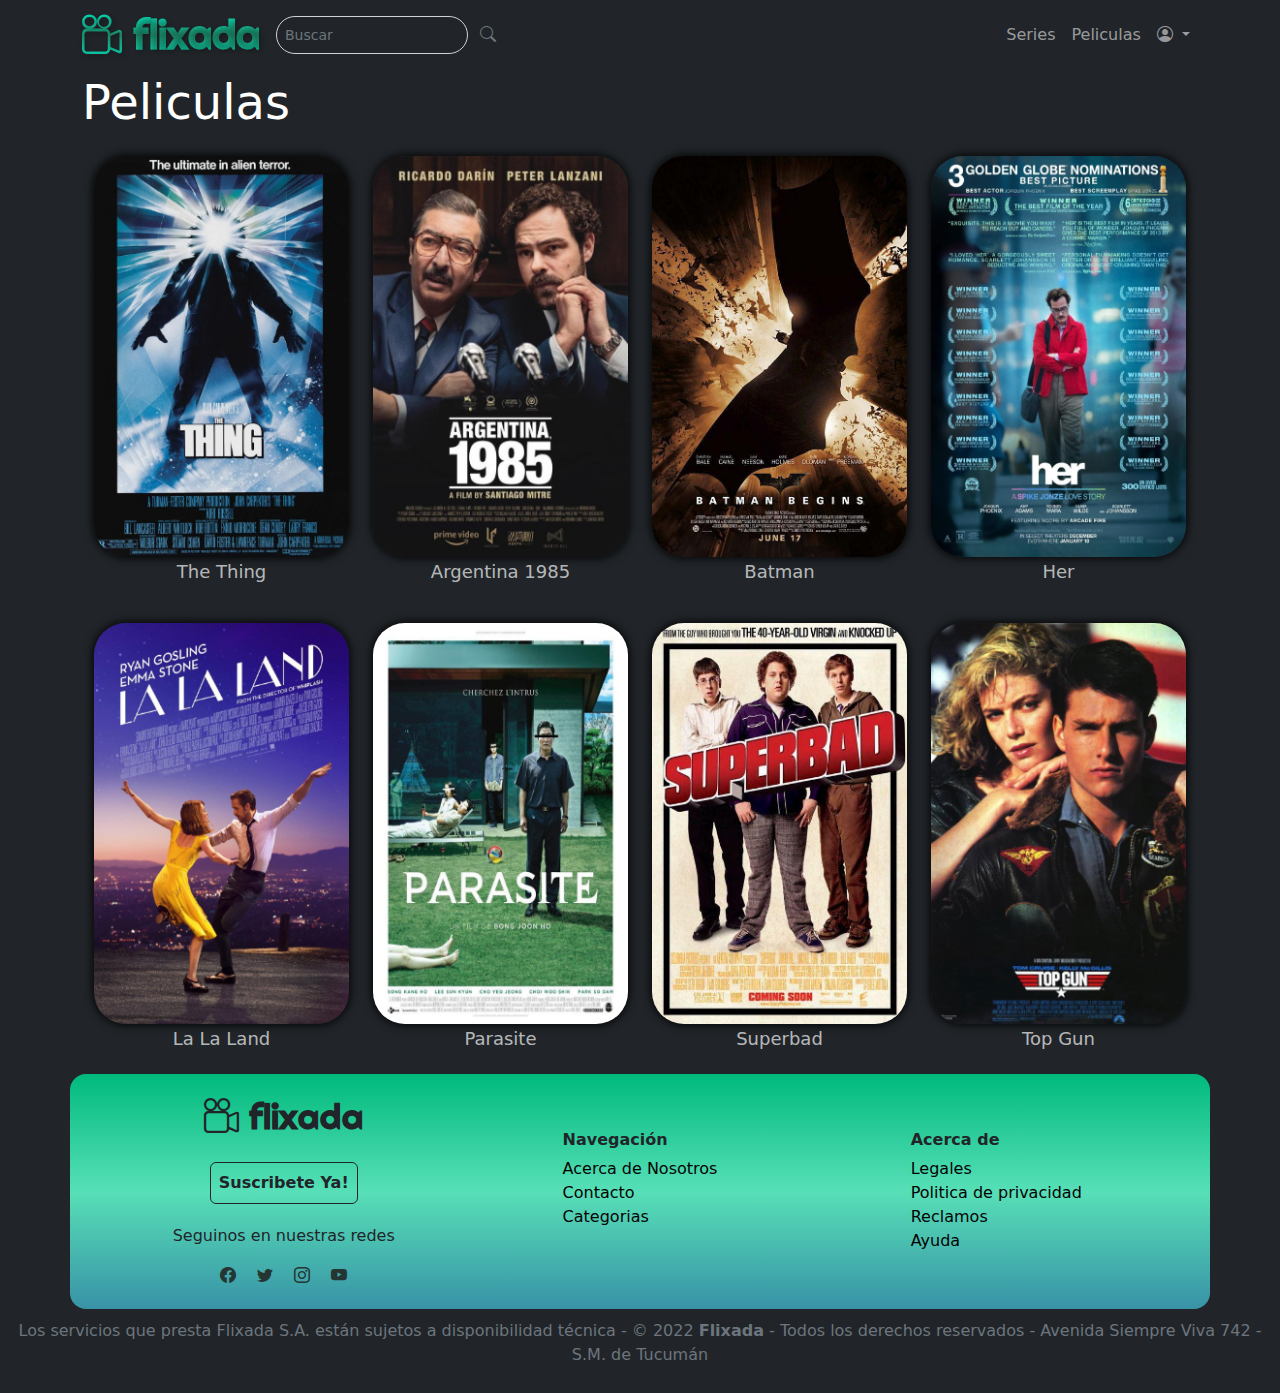
<file: pages/peliculas.html>
<!DOCTYPE html>
<html lang="es">
  <head>
    <meta charset="UTF-8" />
    <meta http-equiv="X-UA-Compatible" content="IE=edge" />
    <meta name="viewport" content="width=device-width, initial-scale=1.0" />
    <meta name="description" content=" Flixada Streaming Web" />
    <meta
      name="keywords"
      content="Streaming, Videos, series, peliculas, documentales,video ondemand"
    />
    <meta name="author" content="Grupo 4 comision41i RollingCode" />

    <link
      rel="stylesheet"
      href="https://cdn.jsdelivr.net/npm/bootstrap-icons@1.10.2/font/bootstrap-icons.css"
    />
    <link rel="stylesheet" href="/css/bootstrap.min.css" />
    <link rel="stylesheet" href="/css/style.css" />
    <link rel="icon" href="img/icons/logo-flixada.svg" />

    <title>Peliculas - Flixada Streaming</title>
  </head>
  <body>
    <header>
      <!-- Barra de Navegacion   -->
      <nav
        class="navbar navbar-expand-lg bg-dark navbar-dark fixed-top p-0 m-0"
      >
        <!--LOGO FLIXADA-->
        <div class="container d-flex">
          <a class="navbar-brand" href="/index.html">
            <div class="text-center fw-bolder fs-1 logoFlixada">
              <i class="bi bi-camera-reels"></i>
              flixada
            </div>
          </a>

          <!--Boton Hamburguesa oculto en pantallas grandes-->
          <button
            class="navbar-toggler"
            type="button"
            data-bs-toggle="collapse"
            data-bs-target="#navbarContenido"
            aria-controls="navbarContenido"
            aria-expanded="true"
            aria-label="Toggle navigation"
          >
            <span class="navbar-toggler-icon"></span>
          </button>
          <!--Boton Buscar fuera del Navbar Oculto en Celulares y Tablet-->
          <form class="formBuscar2 formBuscar">
            <div class="input-group">
              <input
                type="text"
                class="form-control form-control-sm bg-dark rounded-5"
                placeholder="Buscar"
                maxlength="125"
              />
              <div class="input-group-append">
                <button class="btn" type="submit">
                  <i class="bi bi-search text-secondary"></i>
                </button>
              </div>
            </div>
          </form>

          <div class="collapse navbar-collapse" id="navbarContenido">
            <ul class="navbar-nav ms-auto mb-2 mb-lg-0">
              <li>
                <!-- Boton Buscar dentro del Navbar oculto para dispositivos Large-->
                <form class="formBuscar1">
                  <div class="input-group">
                    <input
                      type="text"
                      class="form-control form-control-sm bg-dark rounded-5"
                      placeholder="Buscar"
                      maxlength="125"
                    />
                    <div class="input-group-append">
                      <button class="btn" type="submit">
                        <i class="bi bi-search text-secondary"></i>
                      </button>
                    </div>
                  </div>
                </form>
              </li>

              <li class="nav-item">
                <a class="nav-link pt-2" href="/pages/series.html">Series</a>
              </li>
              <li class="nav-item">
                <a class="nav-link" href="/pages/peliculas.html">Peliculas</a>
              </li>

              <li class="nav-item dropdown">
                <a
                  class="nav-link dropdown-toggle"
                  href="#"
                  role="button"
                  data-bs-toggle="dropdown"
                  aria-expanded="false"
                >
                  <i class="bi bi-person-circle"></i>
                </a>
                <ul class="dropdown-menu dropdown-menu-dark dropdown-menu-end">
                  <li>
                    <a class="dropdown-item" href="/pages/login.html"
                      >Ingresar</a
                    >
                  </li>
                  <li>
                    <a class="dropdown-item" href="/pages/suscripcion.html"
                      >Suscribirse</a
                    >
                  </li>
                </ul>
              </li>
            </ul>
          </div>
        </div>
      </nav>
    </header>

    <main class="bg-dark">
      <!--Sección con Grupos de cards responsivos-->
      <section class="container">
        <h1 class="display-5 text-white pt-3">Peliculas</h1>

        <article class="row mx-sm-2 mx-md-0">
          <aside class="my-lg-3 col-6 col-md-4 col-lg-3 mb-1 asideCardHover">
            <a
              href="/pages/info-detallada/detalle-pelicula.html"
              class="text-decoration-none"
            >
              <div class="fondoTransparenteCard">
                <img
                  class="card-img-top rounded-5 img-fluid"
                  src="/img/cards-peliculas/the-thing.jpg"
                  alt="The Thing"
                />
              </div>
              <h5 class="text-center colorTextoCard mt-1">The Thing</h5>
            </a>
          </aside>

          <aside class="my-lg-3 col-6 col-md-4 col-lg-3 mb-1 asideCardHover">
            <a href="/pages/error404.html" class="text-decoration-none">
              <div class="fondoTransparenteCard">
                <img
                  class="card-img-top rounded-5 img-fluid"
                  src="/img/cards-peliculas/argentina-1985.jpg"
                  alt="Argengina 1985"
                />
              </div>
              <h5 class="text-center colorTextoCard mt-1">Argentina 1985</h5>
            </a>
          </aside>

          <aside class="my-lg-3 col-6 col-md-4 col-lg-3 mb-1 asideCardHover">
            <a href="/pages/error404.html" class="text-decoration-none">
              <div class="fondoTransparenteCard">
                <img
                  class="card-img-top rounded-5 img-fluid"
                  src="/img/cards-peliculas/batman.jpg"
                  alt="Batman"
                />
              </div>
              <h5 class="text-center colorTextoCard mt-1">Batman</h5>
            </a>
          </aside>
          <aside class="my-lg-3 col-6 col-md-4 col-lg-3 mb-1 asideCardHover">
            <a href="/pages/error404.html" class="text-decoration-none">
              <div class="fondoTransparenteCard">
                <img
                  class="card-img-top rounded-5 img-fluid"
                  src="/img/cards-peliculas/her.jpg"
                  alt="Her"
                />
              </div>
              <h5 class="text-center colorTextoCard mt-1">Her</h5>
            </a>
          </aside>

          <aside class="my-lg-3 col-6 col-md-4 col-lg-3 mb-1 asideCardHover">
            <a href="/pages/error404.html" class="text-decoration-none">
              <div class="fondoTransparenteCard">
                <img
                  class="card-img-top rounded-5 img-fluid"
                  src="/img/cards-peliculas/lalaland.jpg"
                  alt="La La Land"
                />
              </div>
              <h5 class="text-center colorTextoCard mt-1">La La Land</h5>
            </a>
          </aside>

          <aside class="my-lg-3 col-6 col-md-4 col-lg-3 mb-1 asideCardHover">
            <a href="/pages/error404.html" class="text-decoration-none">
              <div class="fondoTransparenteCard">
                <img
                  class="card-img-top rounded-5 img-fluid"
                  src="/img/cards-peliculas/parasite.jpg"
                  alt="Parasite"
                />
              </div>
              <h5 class="text-center colorTextoCard mt-1">Parasite</h5>
            </a>
          </aside>

          <aside class="my-lg-3 col-6 col-md-4 col-lg-3 mb-1 asideCardHover">
            <a href="/pages/error404.html" class="text-decoration-none">
              <div class="fondoTransparenteCard">
                <img
                  class="card-img-top rounded-5 img-fluid"
                  src="/img/cards-peliculas/superbad.jpg"
                  alt="SuperBad"
                />
              </div>
              <h5 class="text-center colorTextoCard mt-1">Superbad</h5>
            </a>
          </aside>

          <aside class="my-lg-3 col-6 col-md-4 col-lg-3 mb-1 asideCardHover">
            <a href="/pages/error404.html" class="text-decoration-none">
              <div class="fondoTransparenteCard">
                <img
                  class="card-img-top rounded-5 img-fluid"
                  src="/img/cards-peliculas/top-gun.jpg"
                  alt="Top Gun"
                />
              </div>
              <h5 class="text-center colorTextoCard mt-1">Top Gun</h5>
            </a>
          </aside>
        </article>
      </section>
    </main>

    <!--Pie de Pagina  !!-->
    <footer class="bg-dark">
      <section class="container bg-footer rounded-4">
        <!--Seccion de Links y Redes Sociales-->
        <section class="row d-flex justify-content-evenly align-items-top">
          <!-- REDES SOCIALES-->
          <aside
            class="col-12 col-sm-3 d-flex flex-column align-items-center p-3"
          >
            <a class="navbar-brand" href="/index.html">
              <div class="text-center me-auto fw-bold logoFlixadaDelFooter">
                <i class="bi bi-camera-reels"></i>
                flixada
              </div>
            </a>
            <a class="nav-link p-1 ps-" href="/pages/suscripcion.html"
              ><button type="button" class="btn btn-outline-dark p-2 mt-3 mb-3">
                <b>Suscribete Ya!</b>
              </button></a
            >

            <div class="text-center inconosRedesSociales">
              <p class="bold">Seguinos en nuestras redes</p>

              <a href="/pages/error404.html"><i class="bi bi-facebook"></i> </a>
              <a href="/pages/error404.html">
                <i class="bi bi-twitter pe-3 ps-3"></i>
              </a>
              <a href="/pages/error404.html"
                ><i class="bi bi-instagram"></i>
              </a>
              <a href="/pages/error404.html"
                ><i class="bi bi-youtube ps-3"></i>
              </a>
            </div>
          </aside>

          <!--NAVEGACION-->
          <aside
            class="col-12 col-sm-3 d-flex flex-column align-items-center p-2"
          >
            <ul class="list-unstyled text-center text-md-start m-md-5">
              <h6 class="text-dark">Navegación</h6>
              <li><a href="/pages/nosotros.html">Acerca de Nosotros</a></li>
              <li><a href="/pages/contacto.html">Contacto</a></li>
              <li><a href="/pages/categorias.html">Categorias</a></li>
              <li><a href="/pages/peliculas.html">Peliculas</a></li>
            </ul>
          </aside>
          <!--ACERCA DE-->
          <aside
            class="col-12 col-sm-3 d-flex flex-column align-items-center p-2"
          >
            <ul class="list-unstyled text-center text-md-start m-md-5">
              <h6 class="text-dark">Acerca de</h6>
              <li><a href="/pages/error404.html">Legales</a></li>
              <li><a href="/pages/error404.html">Politica de privacidad</a></li>
              <li><a href="/pages/error404.html">Reclamos</a></li>
              <li><a href="/pages/error404.html">Ayuda</a></li>
            </ul>
          </aside>
        </section>
      </section>

      <!-- SECCION DE CREDITOS DEL FOOTER-->

      <section class="text-secondary bg-dark">
        <div class="textoFooter text-center">
          <p>
            Los servicios que presta Flixada S.A. están sujetos a disponibilidad
            técnica - © 2022 <a href="/index.html"></a><b>Flixada</b> - Todos
            los derechos reservados - Avenida Siempre Viva 742 - S.M. de Tucumán
          </p>
        </div>
      </section>
    </footer>
    <script src="/js/bootstrap.bundle.min.js"></script>
  </body>
</html>
</file>
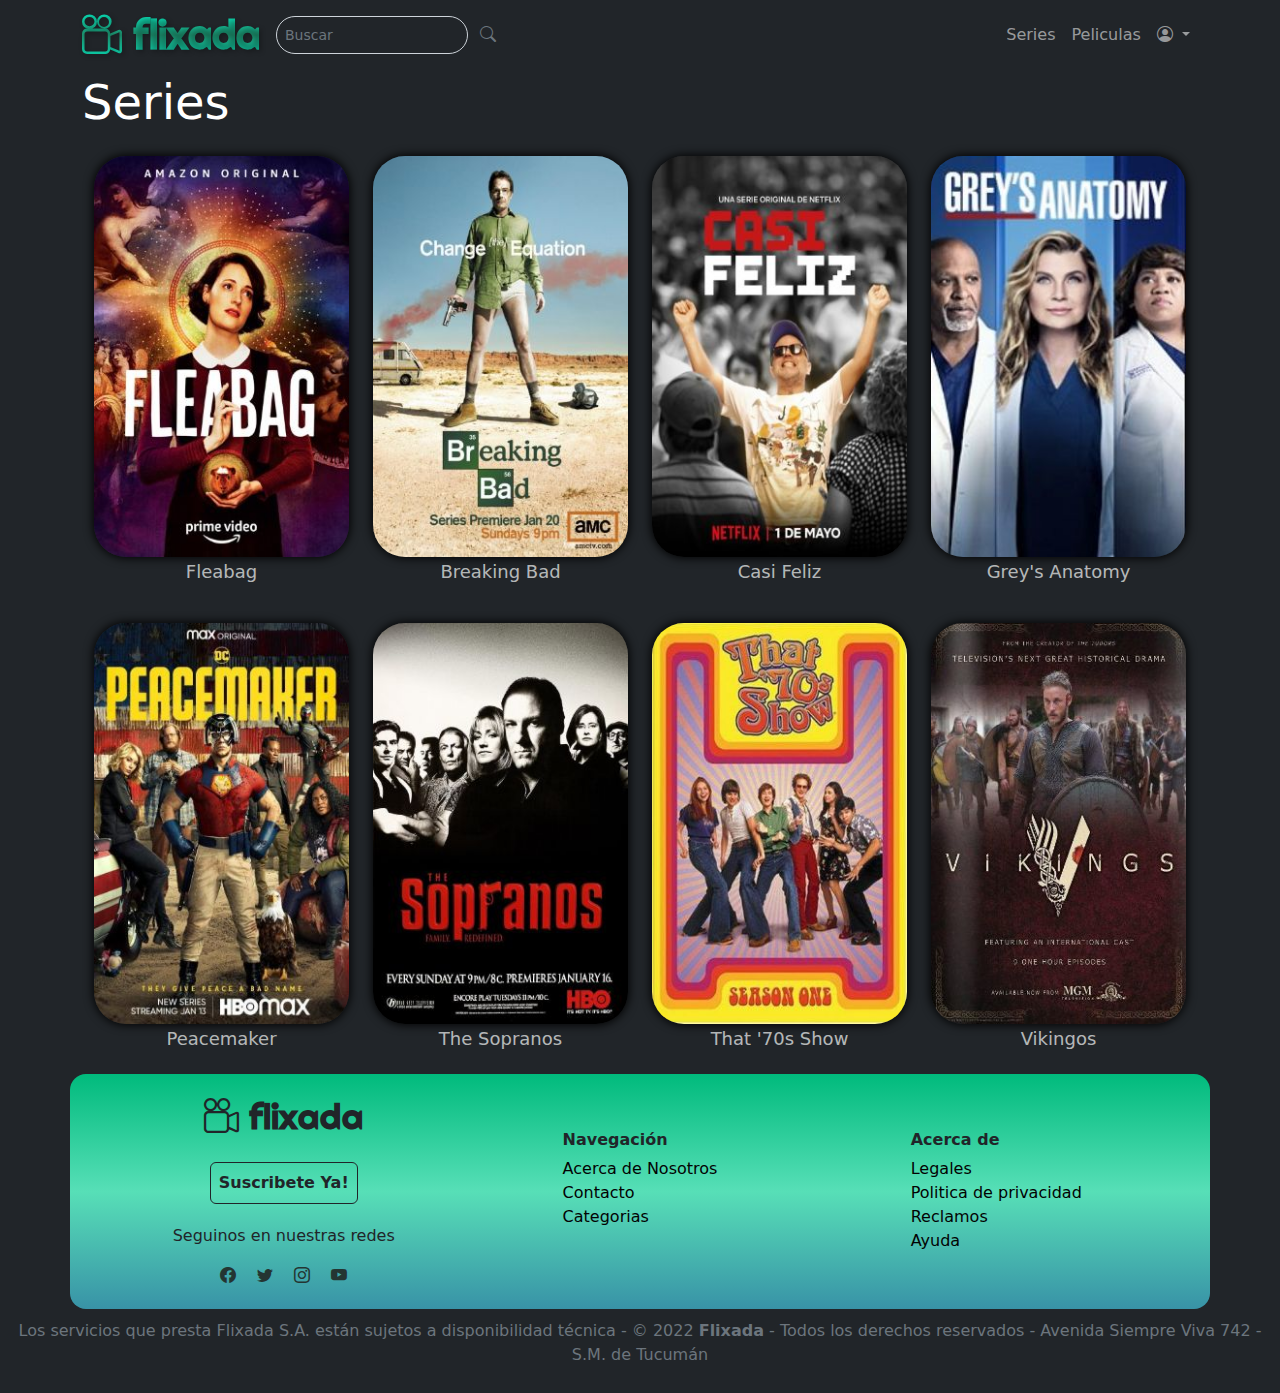
<file: pages/series.html>
<!DOCTYPE html>
<html lang="es">
  <head>
    <meta charset="UTF-8" />
    <meta http-equiv="X-UA-Compatible" content="IE=edge" />
    <meta name="viewport" content="width=device-width, initial-scale=1.0" />
    <meta name="description" content=" Flixada Streaming Web" />
    <meta
      name="keywords"
      content="Streaming, Videos, series, peliculas, documentales,video ondemand"
    />
    <meta name="author" content="Grupo 4 comision41i RollingCode" />

    <link
      rel="stylesheet"
      href="https://cdn.jsdelivr.net/npm/bootstrap-icons@1.10.2/font/bootstrap-icons.css"
    />
    <link rel="stylesheet" href="/css/bootstrap.min.css" />
    <link rel="stylesheet" href="/css/style.css" />
    <link rel="icon" href="img/icons/logo-flixada.svg" />
    <title>Series - Flixada Streaming</title>
  </head>
  <body>
    <header>
      <!-- Barra de Navegacion   -->
      <nav
        class="navbar navbar-expand-lg bg-dark navbar-dark fixed-top p-0 m-0"
      >
        <!--LOGO FLIXADA-->
        <div class="container d-flex">
          <a class="navbar-brand" href="/index.html">
            <div class="text-center fw-bolder fs-1 logoFlixada">
              <i class="bi bi-camera-reels"></i>
              flixada
            </div>
          </a>

          <!--Boton Hamburguesa oculto en pantallas grandes-->
          <button
            class="navbar-toggler"
            type="button"
            data-bs-toggle="collapse"
            data-bs-target="#navbarContenido"
            aria-controls="navbarContenido"
            aria-expanded="true"
            aria-label="Toggle navigation"
          >
            <span class="navbar-toggler-icon"></span>
          </button>
          <!--Boton Buscar fuera del Navbar Oculto en Celulares y Tablet-->
          <form class="formBuscar2 formBuscar">
            <div class="input-group">
              <input
                type="text"
                class="form-control form-control-sm bg-dark rounded-5"
                placeholder="Buscar"
                maxlength="125"
              />
              <div class="input-group-append">
                <button class="btn" type="submit">
                  <i class="bi bi-search text-secondary"></i>
                </button>
              </div>
            </div>
          </form>

          <div class="collapse navbar-collapse" id="navbarContenido">
            <ul class="navbar-nav ms-auto mb-2 mb-lg-0">
              <li>
                <!-- Boton Buscar dentro del Navbar oculto para dispositivos Large-->
                <form class="formBuscar1">
                  <div class="input-group">
                    <input
                      type="text"
                      class="form-control form-control-sm bg-dark rounded-5"
                      placeholder="Buscar"
                      maxlength="125"
                    />
                    <div class="input-group-append">
                      <button class="btn" type="submit">
                        <i class="bi bi-search text-secondary"></i>
                      </button>
                    </div>
                  </div>
                </form>
              </li>

              <li class="nav-item">
                <a class="nav-link pt-2" href="/pages/series.html">Series</a>
              </li>
              <li class="nav-item">
                <a class="nav-link" href="/pages/peliculas.html">Peliculas</a>
              </li>

              <li class="nav-item dropdown">
                <a
                  class="nav-link dropdown-toggle"
                  href="#"
                  role="button"
                  data-bs-toggle="dropdown"
                  aria-expanded="false"
                >
                  <i class="bi bi-person-circle"></i>
                </a>
                <ul class="dropdown-menu dropdown-menu-dark dropdown-menu-end">
                  <li>
                    <a class="dropdown-item" href="/pages/login.html"
                      >Ingresar</a
                    >
                  </li>
                  <li>
                    <a class="dropdown-item" href="/pages/suscripcion.html"
                      >Suscribirse</a
                    >
                  </li>
                </ul>
              </li>
            </ul>
          </div>
        </div>
      </nav>
    </header>

    <main class="bg-dark">
      <!--Sección con Grupos de cards responsivos-->
      <section class="container">
        <h1 class="display-5 text-white pt-3">Series</h1>

        <article class="row mx-sm-2 mx-md-0">
          <aside class="my-lg-3 col-6 col-md-4 col-lg-3 mb-1 asideCardHover">
            <a
              href="/pages/info-detallada/detalle-serie.html"
              class="text-decoration-none"
            >
              <div class="fondoTransparenteCard">
                <img
                  class="card-img-top rounded-5 img-fluid"
                  src="/img/cards-series/fleabag.jpg"
                  alt="Fleabag"
                />
              </div>
              <h5 class="text-center colorTextoCard mt-1">Fleabag</h5>
            </a>
          </aside>

          <aside class="my-lg-3 col-6 col-md-4 col-lg-3 mb-1 asideCardHover">
            <a href="/pages/error404.html" class="text-decoration-none">
              <div class="fondoTransparenteCard">
                <img
                  class="card-img-top rounded-5 img-fluid"
                  src="/img/cards-series/breaking-bad.jpg"
                  alt="Breaking Bad"
                />
              </div>
              <h5 class="text-center colorTextoCard mt-1">Breaking Bad</h5>
            </a>
          </aside>
          <aside class="my-lg-3 col-6 col-md-4 col-lg-3 mb-1 asideCardHover">
            <a href="/pages/error404.html" class="text-decoration-none">
              <div class="fondoTransparenteCard">
                <img
                  class="card-img-top rounded-5 img-fluid"
                  src="/img/cards-series/casi-feliz.jpg"
                  alt="Casi Feliz"
                />
              </div>
              <h5 class="text-center colorTextoCard mt-1">Casi Feliz</h5>
            </a>
          </aside>

          <aside class="my-lg-3 col-6 col-md-4 col-lg-3 mb-1 asideCardHover">
            <a href="/pages/error404.html" class="text-decoration-none">
              <div class="fondoTransparenteCard">
                <img
                  class="card-img-top rounded-5 img-fluid"
                  src="/img/cards-series/greys-anatomy.jpg"
                  alt="Greys Anatomy"
                />
              </div>
              <h5 class="text-center colorTextoCard mt-1">Grey's Anatomy</h5>
            </a>
          </aside>

          <aside class="my-lg-3 col-6 col-md-4 col-lg-3 mb-1 asideCardHover">
            <a href="/pages/error404.html" class="text-decoration-none">
              <div class="fondoTransparenteCard">
                <img
                  class="card-img-top rounded-5 img-fluid"
                  src="/img/cards-series/peacemaker.jpg"
                  alt="peacemaker     "
                />
              </div>
              <h5 class="text-center colorTextoCard mt-1">Peacemaker</h5>
            </a>
          </aside>

          <aside class="my-lg-3 col-6 col-md-4 col-lg-3 mb-1 asideCardHover">
            <a href="/pages/error404.html" class="text-decoration-none">
              <div class="fondoTransparenteCard">
                <img
                  class="card-img-top rounded-5 img-fluid"
                  src="/img/cards-series/sopranos.jpg"
                  alt="The Sopranos"
                />
              </div>
              <h5 class="text-center colorTextoCard mt-1">The Sopranos</h5>
            </a>
          </aside>

          <aside class="my-lg-3 col-6 col-md-4 col-lg-3 mb-1 asideCardHover">
            <a href="/pages/error404.html" class="text-decoration-none">
              <div class="fondoTransparenteCard">
                <img
                  class="card-img-top rounded-5 img-fluid"
                  src="/img/cards-series/that-70.jpg"
                  alt="That 70 Show"
                />
              </div>
              <h5 class="text-center colorTextoCard mt-1">That '70s Show</h5>
            </a>
          </aside>

          <aside class="my-lg-3 col-6 col-md-4 col-lg-3 mb-1 asideCardHover">
            <a href="/pages/error404.html" class="text-decoration-none">
              <div class="fondoTransparenteCard">
                <img
                  class="card-img-top rounded-5 img-fluid"
                  src="/img/cards-series/vikingos.jpg"
                  alt="Vikingos"
                />
              </div>
              <h5 class="text-center colorTextoCard mt-1">Vikingos</h5>
            </a>
          </aside>
        </article>
      </section>
    </main>

    <!--Pie de Pagina  !!-->
    <footer class="bg-dark">
      <section class="container bg-footer rounded-4">
        <!--Seccion de Links y Redes Sociales-->
        <section class="row d-flex justify-content-evenly align-items-top">
          <!-- REDES SOCIALES-->
          <aside
            class="col-12 col-sm-3 d-flex flex-column align-items-center p-3"
          >
            <a class="navbar-brand" href="/index.html">
              <div class="text-center me-auto fw-bold logoFlixadaDelFooter">
                <i class="bi bi-camera-reels"></i>
                flixada
              </div>
            </a>
            <a class="nav-link p-1 ps-" href="/pages/suscripcion.html"
              ><button type="button" class="btn btn-outline-dark p-2 mt-3 mb-3">
                <b>Suscribete Ya!</b>
              </button></a
            >

            <div class="text-center inconosRedesSociales">
              <p class="bold">Seguinos en nuestras redes</p>

              <a href="/pages/error404.html"><i class="bi bi-facebook"></i> </a>
              <a href="/pages/error404.html">
                <i class="bi bi-twitter pe-3 ps-3"></i>
              </a>
              <a href="/pages/error404.html"
                ><i class="bi bi-instagram"></i>
              </a>
              <a href="/pages/error404.html"
                ><i class="bi bi-youtube ps-3"></i>
              </a>
            </div>
          </aside>

          <!--NAVEGACION-->

          <aside
            class="col-12 col-sm-3 d-flex flex-column align-items-center p-2"
          >
            <ul class="list-unstyled text-center text-md-start m-md-5">
              <h6 class="text-dark">Navegación</h6>
              <li><a href="/pages/nosotros.html">Acerca de Nosotros</a></li>
              <li><a href="/pages/contacto.html">Contacto</a></li>
              <li><a href="/pages/categorias.html">Categorias</a></li>
              <li><a href="/pages/peliculas.html">Peliculas</a></li>
            </ul>
          </aside>
          <!--ACERCA DE-->
          <aside
            class="col-12 col-sm-3 d-flex flex-column align-items-center p-2"
          >
            <ul class="list-unstyled text-center text-md-start m-md-5">
              <h6 class="text-dark">Acerca de</h6>
              <li><a href="/pages/error404.html">Legales</a></li>
              <li><a href="/pages/error404.html">Politica de privacidad</a></li>
              <li><a href="/pages/error404.html">Reclamos</a></li>
              <li><a href="/pages/error404.html">Ayuda</a></li>
            </ul>
          </aside>
        </section>
      </section>

      <!-- SECCION DE CREDITOS DEL FOOTER-->

      <section class="text-secondary bg-dark">
        <div class="textoFooter text-center">
          <p>
            Los servicios que presta Flixada S.A. están sujetos a disponibilidad
            técnica - © 2022 <a href="/index.html"></a><b>Flixada</b> - Todos
            los derechos reservados - Avenida Siempre Viva 742 - S.M. de Tucumán
          </p>
        </div>
      </section>
    </footer>
    <script src="/js/bootstrap.bundle.min.js"></script>
  </body>
</html>
</file>
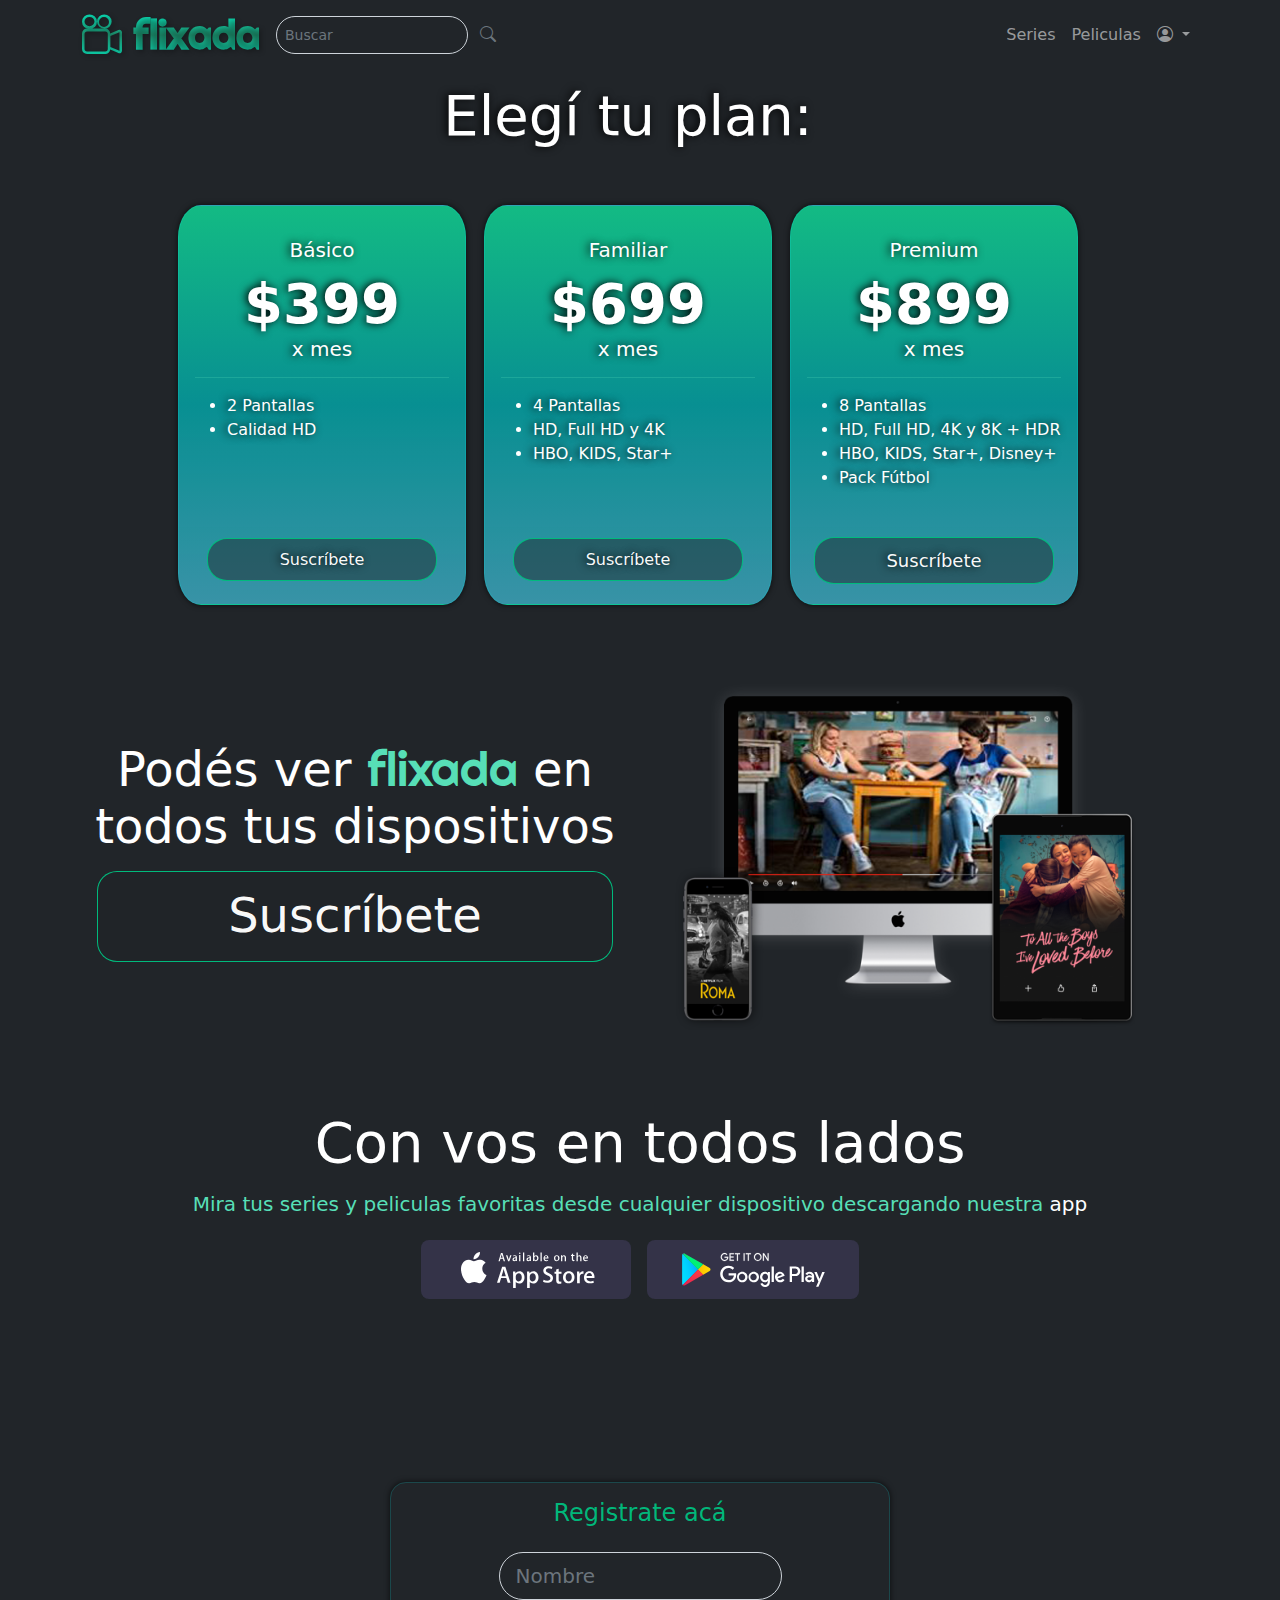
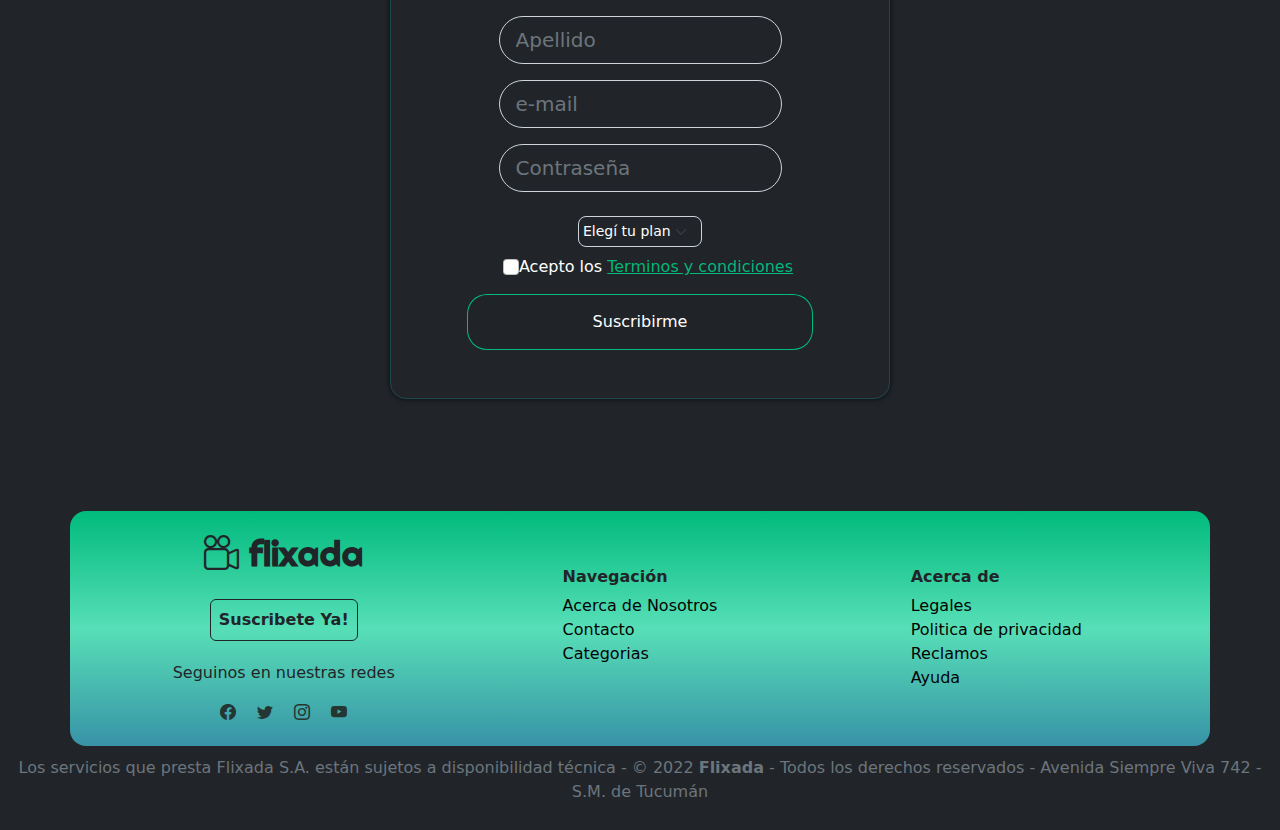
<file: pages/suscripcion.html>
<!DOCTYPE html>
<html lang="es">
  <head>
    <meta charset="UTF-8" />
    <meta http-equiv="X-UA-Compatible" content="IE=edge" />
    <meta name="viewport" content="width=device-width, initial-scale=1.0" />
    <meta name="description" content="Suscribete a Flixada" />
    <meta
      name="keywords"
      content="Streaming, Videos, series, peliculas, documentales,video ondemand"
    />
    <meta name="author" content="Grupo 4 comision41i RollingCode" />

    <link
      rel="stylesheet"
      href="https://cdn.jsdelivr.net/npm/bootstrap-icons@1.10.2/font/bootstrap-icons.css"
    />
    <link rel="stylesheet" href="/css/bootstrap.min.css" />
    <link rel="stylesheet" href="/css/style.css" />
    <link rel="icon" href="img/icons/logo-flixada.svg" />
    <title>Suscribete - Flixada Streaming</title>
  </head>
  <body class="bg-dark">
    <header>
      <!-- Barra de Navegacion   -->
      <nav
        class="navbar navbar-expand-lg bg-dark navbar-dark fixed-top p-0 m-0"
      >
        <!--LOGO FLIXADA-->
        <div class="container d-flex">
          <a class="navbar-brand" href="/index.html">
            <div class="text-center fw-bolder fs-1 logoFlixada">
              <i class="bi bi-camera-reels"></i>
              flixada
            </div>
          </a>

          <!--Boton Hamburguesa oculto en pantallas grandes-->
          <button
            class="navbar-toggler"
            type="button"
            data-bs-toggle="collapse"
            data-bs-target="#navbarContenido"
            aria-controls="navbarContenido"
            aria-expanded="true"
            aria-label="Toggle navigation"
          >
            <span class="navbar-toggler-icon"></span>
          </button>
          <!--Boton Buscar fuera del Navbar Oculto en Celulares y Tablet-->
          <form class="formBuscar2 formBuscar">
            <div class="input-group">
              <input
                type="text"
                class="form-control form-control-sm bg-dark rounded-5"
                placeholder="Buscar"
                maxlength="125"
              />
              <div class="input-group-append">
                <button class="btn" type="submit">
                  <i class="bi bi-search text-secondary"></i>
                </button>
              </div>
            </div>
          </form>

          <div class="collapse navbar-collapse" id="navbarContenido">
            <ul class="navbar-nav ms-auto mb-2 mb-lg-0">
              <li>
                <!-- Boton Buscar dentro del Navbar oculto para dispositivos Large-->
                <form class="formBuscar1">
                  <div class="input-group">
                    <input
                      type="text"
                      class="form-control form-control-sm bg-dark rounded-5"
                      placeholder="Buscar"
                      maxlength="125"
                    />
                    <div class="input-group-append">
                      <button class="btn" type="submit">
                        <i class="bi bi-search text-secondary"></i>
                      </button>
                    </div>
                  </div>
                </form>
              </li>

              <li class="nav-item">
                <a class="nav-link pt-2" href="/pages/series.html">Series</a>
              </li>
              <li class="nav-item">
                <a class="nav-link" href="/pages/peliculas.html">Peliculas</a>
              </li>

              <li class="nav-item dropdown">
                <a
                  class="nav-link dropdown-toggle"
                  href="#"
                  role="button"
                  data-bs-toggle="dropdown"
                  aria-expanded="false"
                >
                  <i class="bi bi-person-circle"></i>
                </a>
                <ul class="dropdown-menu dropdown-menu-dark dropdown-menu-end">
                  <li>
                    <a class="dropdown-item" href="/pages/login.html"
                      >Ingresar</a
                    >
                  </li>
                  <li>
                    <a class="dropdown-item" href="/pages/suscripcion.html"
                      >Suscribete</a
                    >
                  </li>
                </ul>
              </li>
            </ul>
          </div>
        </div>
      </nav>
    </header>
    <main class="bg-dark">
      <!--TABLAS DE PRECIOS Y BENEFICIOS-->
      <section class="container mt-4 sombraTextoSuscripcion">
        <article
          class="row justify-content-center gap-2 flex-column flex-md-row container align-items-center"
        >
          <h1 class="display-4 text-center text-white mb-5">Elegí tu plan:</h1>

          <aside
            class="card cardPrecioSuscripcion text-white bg-dark mb-3 col col-lg-4 sombraRedondeada"
          >
            <div class="card-body">
              <h5 class="card-title text-center mt-3">Básico</h5>

              <h2 class="display-4 text-center fw-bolder">
                $399
                <p class="fs-5 fw-lighter">x mes</p>
              </h2>
              <hr class="colorDeFlow" />
              <ul>
                <li>2 Pantallas</li>
                <li>Calidad HD</li>
              </ul>
            </div>
            <div class="mb-3 text-center">
              <span>
                <a href="#formSuscripcion" class="botonSuscribirse">
                  Suscríbete</a
                >
              </span>
            </div>
          </aside>

          <aside
            class="card cardPrecioSuscripcion text-white bg-dark mb-3 col col-lg-4 sombraRedondeada"
          >
            <div class="card-body">
              <h5 class="card-title text-center mt-3">Familiar</h5>
              <h2 class="display-4 text-center fw-bolder">
                $699
                <p class="fs-5 fw-lighter">x mes</p>
              </h2>
              <hr class="colorDeFlow" />
              <ul>
                <li>4 Pantallas</li>
                <li>HD, Full HD y 4K</li>
                <li>HBO, KIDS, Star+</li>
              </ul>
            </div>
            <div class="mb-3 text-center">
              <span>
                <a href="#formSuscripcion" class="botonSuscribirse">
                  Suscríbete</a
                >
              </span>
            </div>
          </aside>

          <aside
            class="card cardPrecioSuscripcion text-white bg-dark mb-3 col col-lg-4 sombraRedondeada"
          >
            <div class="card-body">
              <h5 class="card-title text-center mt-3">Premium</h5>
              <h2 class="display-4 text-center fw-bolder">
                $899
                <p class="fs-5 fw-lighter">x mes</p>
              </h2>
              <hr class="colorDeFlow" />
              <ul id="Plan899">
                <li>8 Pantallas</li>
                <li>HD, Full HD, 4K y 8K + HDR</li>
                <li>HBO, KIDS, Star+, Disney+</li>
                <li>Pack Fútbol</li>
              </ul>
            </div>
            <div class="mb-3 text-center colorTextoCard">
              <span>
                <a href="#formSuscripcion" class="botonSuscribirse">
                  Suscríbete</a
                >
              </span>
            </div>
          </aside>
        </article>
      </section>

      <!--SECCION MIRALA EN TODOSTUS DISPOSITIVOS-->
      <section class="pt-5 text-center container">
        <article class="container display-5 d-flex align-items-center row">
          <p class="text-white textBanner col-12 col-md-6">
            Podés ver
            <strong class="letraLogoPrincipal colorDeFlow">flixada</strong> en
            todos tus dispositivos <br />

            <span>
              <a href="/pages/suscripcion.html" class="botonSuscribirse">
                Suscríbete</a
              >
            </span>
          </p>

          <div class="col-12 col-md-6">
            <img
              src="/img/dispositivos.png"
              class="img-fluid"
              alt="dispositivos para ver streaming"
            />
          </div>
        </article>
      </section>

      <!-- SECCION DESCARGA LA APP-->
      <section class="pt-5 pb-5 text-center text-info rounded-5 container mb-2">
        <article class="container display-4">
          <p class="text-white">Con vos en todos lados</p>

          <p class="lead colorDeFlow container">
            Mira tus series y peliculas favoritas desde cualquier dispositivo
            descargando nuestra
            <b class="text-white">app</b>
          </p>

          <div class="d-flex justify-content-center flex-md-row flex-column">
            <div>
              <a href="http://www.applestore.com" target="blank">
                <img
                  src="/img/badge-apple-store.svg"
                  class="img-fluid pb-3 m-2 brilloAumentado"
                  alt="logo apple store"
                />
              </a>
            </div>
            <div>
              <a href="http://www.googleplay.com" target="blank">
                <img
                  src="/img/google-play-badge-bb.svg"
                  class="img-fluid pb-3 m-2 brilloAumentado"
                  alt="logo google play"
                  id="formSuscripcion"
                />
              </a>
            </div>
          </div>
        </article>
      </section>

      <!--Formulario de SUSCRIPCION -->

      <section class="text-center text-white container my-3">
        <div
          class="container text-white bgHeaderFormLogin formLogin rounded-4 sombraRedondeada"
        >
          <h1 class="pt-3 h4 textoFlow">Registrate acá</h1>
          <form class="d-flex align-items-end align-items-center flex-column">
            <div class="mb-3 mt-3 d-flex flex-column align-items-start">
              <input
                type="text"
                class="form-control form-control-lg bg-dark rounded-5"
                id="nombre"
                placeholder="Nombre"
                name="nombre"
                maxlength="80"
                minlength="2"
                required
              />
            </div>
            <div>
              <div class="mb-3 d-flex flex-column align-items-start">
                <input
                  type="text"
                  class="form-control form-control-lg bg-dark rounded-5"
                  id="apellido"
                  maxlength="50"
                  minlength="2"
                  placeholder="Apellido"
                  name="apellido"
                  required
                />
              </div>
              <div class="mb-3 d-flex flex-column align-items-start">
                <input
                  type="email"
                  class="form-control form-control-lg bg-dark rounded-5"
                  id="mail"
                  maxlength="50"
                  minlength="5"
                  placeholder="e-mail"
                  name="mail"
                  required
                />
              </div>
              <div class="mb-3 d-flex flex-column align-items-start">
                <input
                  type="password"
                  class="form-control form-control-lg bg-dark rounded-5"
                  id="pwd"
                  maxlength="50"
                  minlength="4"
                  placeholder="Contraseña"
                  name="pswd"
                  required
                />
              </div>
            </div>

            <select
              required
              class="form-select form-select-sm bg-dark rounded-3 text-white p-1 m-2"
              aria-label="form-select-sm example"
            >
              <option value="" disabled selected>Elegí tu plan</option>
              <option value="1">Básico ($399)</option>
              <option value="2">Familiar ($699)</option>
              <option value="3">Premium ($899)</option>
            </select>

            <div class="form-check my-auto me-4">
              <label>
                <input
                  class="form-check-input ms-3"
                  type="checkbox"
                  name="remember"
                  required
                />
                Acepto los
                <a href="/pages/error404.html" class="textoFlow"
                  >Terminos y condiciones</a
                >
              </label>
            </div>
            <button type="submit" class="botonSuscribirse mb-5 text-white">
              Suscribirme
            </button>
          </form>
        </div>
      </section>
    </main>

    <!--Pie de Pagina  !!-->
    <footer class="bg-dark">
      <section class="container bg-footer rounded-4">
        <!--Seccion de Links y Redes Sociales-->
        <section class="row d-flex justify-content-evenly align-items-top">
          <!-- REDES SOCIALES-->
          <aside
            class="col-12 col-sm-3 d-flex flex-column align-items-center p-3"
          >
            <a class="navbar-brand" href="/index.html">
              <div class="text-center me-auto fw-bold logoFlixadaDelFooter">
                <i class="bi bi-camera-reels"></i>
                flixada
              </div>
            </a>
            <a class="nav-link p-1 ps-" href="/pages/suscripcion.html"
              ><button type="button" class="btn btn-outline-dark p-2 mt-3 mb-3">
                <b>Suscribete Ya!</b>
              </button></a
            >

            <div class="text-center inconosRedesSociales">
              <p class="bold">Seguinos en nuestras redes</p>

              <a href="/pages/error404.html"><i class="bi bi-facebook"></i> </a>
              <a href="/pages/error404.html">
                <i class="bi bi-twitter pe-3 ps-3"></i>
              </a>
              <a href="/pages/error404.html"
                ><i class="bi bi-instagram"></i>
              </a>
              <a href="/pages/error404.html"
                ><i class="bi bi-youtube ps-3"></i>
              </a>
            </div>
          </aside>

          <!--NAVEGACION-->
          <aside
            class="col-12 col-sm-3 d-flex flex-column align-items-center p-2"
          >
            <ul class="list-unstyled text-center text-md-start m-md-5">
              <h6 class="text-dark">Navegación</h6>
              <li><a href="/pages/nosotros.html">Acerca de Nosotros</a></li>
              <li><a href="/pages/contacto.html">Contacto</a></li>
              <li><a href="/pages/categorias.html">Categorias</a></li>
              <li><a href="/pages/peliculas.html">Peliculas</a></li>
            </ul>
          </aside>
          <!--ACERCA DE-->
          <aside
            class="col-12 col-sm-3 d-flex flex-column align-items-center p-2"
          >
            <ul class="list-unstyled text-center text-md-start m-md-5">
              <h6 class="text-dark">Acerca de</h6>
              <li><a href="/pages/error404.html">Legales</a></li>
              <li><a href="/pages/error404.html">Politica de privacidad</a></li>
              <li><a href="/pages/error404.html">Reclamos</a></li>
              <li><a href="/pages/error404.html">Ayuda</a></li>
            </ul>
          </aside>
        </section>
      </section>

      <!-- SECCION DE CREDITOS DEL FOOTER-->

      <section class="text-secondary bg-dark">
        <div class="textoFooter text-center">
          <p>
            Los servicios que presta Flixada S.A. están sujetos a disponibilidad
            técnica - © 2022 <a href="/index.html"></a><b>Flixada</b> - Todos
            los derechos reservados - Avenida Siempre Viva 742 - S.M. de Tucumán
          </p>
        </div>
      </section>
    </footer>
    <script src="/js/bootstrap.bundle.min.js"></script>
  </body>
</html>
</file>
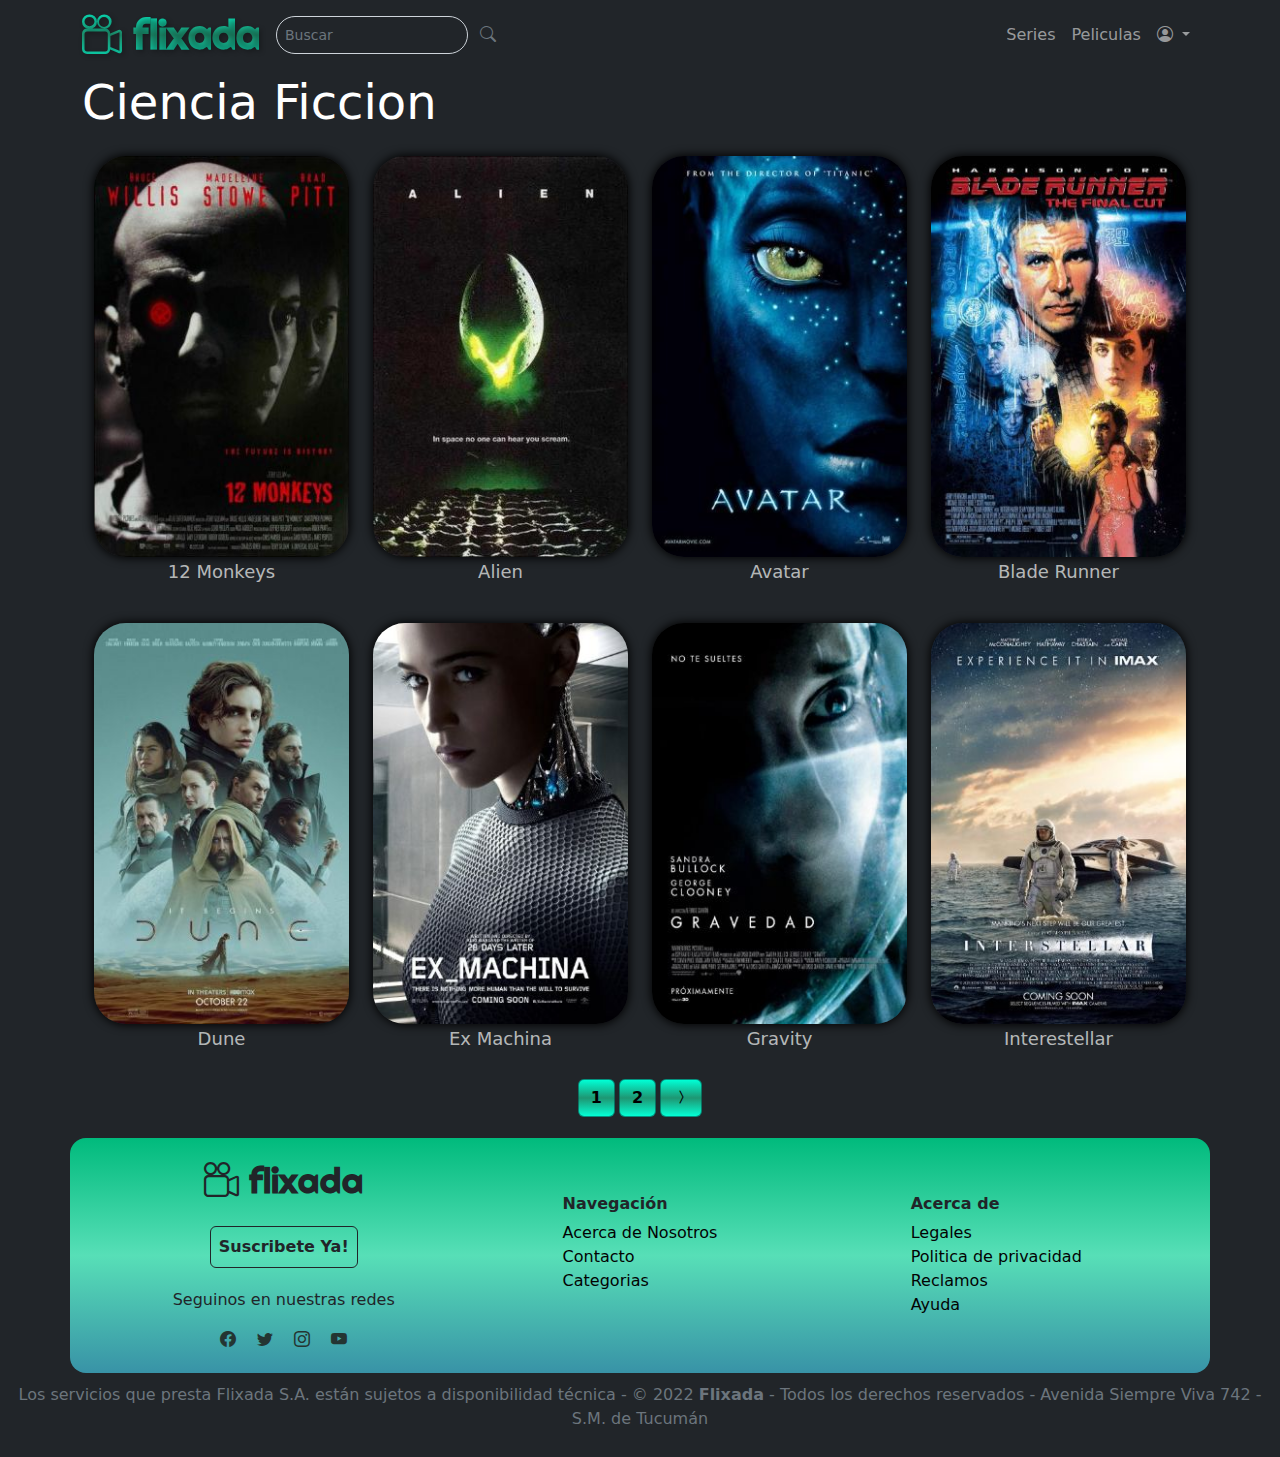
<file: pages/categorias/categorias-ciencia-ficcion1.html>
<!DOCTYPE html>
<html lang="es">
  <head>
    <meta charset="UTF-8" />
    <meta http-equiv="X-UA-Compatible" content="IE=edge" />
    <meta name="viewport" content="width=device-width, initial-scale=1.0" />
    <meta name="description" content=" Flixada Streaming Web" />
    <meta
      name="keywords"
      content="Streaming, Videos, series, peliculas, documentales,video ondemand"
    />
    <meta name="author" content="Grupo 4 comision41i RollingCode" />

    <link
      rel="stylesheet"
      href="https://cdn.jsdelivr.net/npm/bootstrap-icons@1.10.2/font/bootstrap-icons.css"
    />
    <link rel="stylesheet" href="/css/bootstrap.min.css" />
    <link rel="stylesheet" href="/css/style.css" />
    <link rel="icon" href="img/icons/logo-flixada.svg" />
    <title>Ciencia Ficcion - Flixada Streaming</title>
  </head>
  <body>
    <header>
      <!-- Barra de Navegacion   -->
      <nav
        class="navbar navbar-expand-lg bg-dark navbar-dark fixed-top p-0 m-0"
      >
        <!--LOGO FLIXADA-->
        <div class="container d-flex">
          <a class="navbar-brand" href="/index.html">
            <div class="text-center fw-bolder fs-1 logoFlixada">
              <i class="bi bi-camera-reels"></i>
              flixada
            </div>
          </a>

          <!--Boton Hamburguesa oculto en pantallas grandes-->
          <button
            class="navbar-toggler"
            type="button"
            data-bs-toggle="collapse"
            data-bs-target="#navbarContenido"
            aria-controls="navbarContenido"
            aria-expanded="true"
            aria-label="Toggle navigation"
          >
            <span class="navbar-toggler-icon"></span>
          </button>
          <!--Boton Buscar fuera del Navbar Oculto en Celulares y Tablet-->
          <form class="formBuscar2 formBuscar">
            <div class="input-group">
              <input
                type="text"
                class="form-control form-control-sm bg-dark rounded-5"
                placeholder="Buscar"
                maxlength="125"
              />
              <div class="input-group-append">
                <button class="btn" type="submit">
                  <i class="bi bi-search text-secondary"></i>
                </button>
              </div>
            </div>
          </form>

          <div class="collapse navbar-collapse" id="navbarContenido">
            <ul class="navbar-nav ms-auto mb-2 mb-lg-0">
              <li>
                <!-- Boton Buscar dentro del Navbar oculto para dispositivos Large-->
                <form class="formBuscar1">
                  <div class="input-group">
                    <input
                      type="text"
                      class="form-control form-control-sm bg-dark rounded-5"
                      placeholder="Buscar"
                      maxlength="125"
                    />
                    <div class="input-group-append">
                      <button class="btn" type="submit">
                        <i class="bi bi-search text-secondary"></i>
                      </button>
                    </div>
                  </div>
                </form>
              </li>

              <li class="nav-item">
                <a class="nav-link pt-2" href="/pages/series.html">Series</a>
              </li>
              <li class="nav-item">
                <a class="nav-link" href="/pages/peliculas.html">Peliculas</a>
              </li>

              <li class="nav-item dropdown">
                <a class="nav-link dropdown-toggle" href="#" role="button" data-bs-toggle="dropdown" aria-expanded="false">
                  <i class="bi bi-person-circle"></i>
                </a>
                <ul class="dropdown-menu dropdown-menu-dark dropdown-menu-end">
                  <li><a class="dropdown-item" href="/pages/login.html">Ingresar</a></li>
                  <li><a class="dropdown-item " href="/pages/suscripcion.html">Suscribirse</a></li>
                </ul>
              </li>
            </ul>
            </ul>
          </div>
        </div>
      </nav>
    </header>

    <main class="bg-dark">
      <!--Sección con Grupos de cards responsivos-->
      <section class="container">
        <h1 class="display-5 text-white pt-3">Ciencia Ficcion</h1>

        <article class="row mx-sm-2 mx-md-0">
          <aside class="my-lg-3 col-6 col-md-4 col-lg-3 mb-1 asideCardHover">
            <a href="/pages/error404.html" class="text-decoration-none">
              <div class="fondoTransparenteCard">
                <img
                  class="card-img-top rounded-5 img-fluid"
                  src="/img/categoria-ciencia-ficcion/12-monkeys.jpg"
                  alt="12 Monkeys"
                />
              </div>
              <h5 class="text-center colorTextoCard mt-1">12 Monkeys</h5>
            </a>
          </aside>

          <aside class="my-lg-3 col-6 col-md-4 col-lg-3 mb-1 asideCardHover">
            <a href="/pages/error404.html" class="text-decoration-none">
              <div class="fondoTransparenteCard">
                <img
                  class="card-img-top rounded-5 img-fluid"
                  src="/img/categoria-ciencia-ficcion/alien.jpg"
                  alt="Alien"
                />
              </div>
              <h5 class="text-center colorTextoCard mt-1">Alien</h5>
            </a>
          </aside>
          <aside class="my-lg-3 col-6 col-md-4 col-lg-3 mb-1 asideCardHover">
            <a href="/pages/error404.html" class="text-decoration-none">
              <div class="fondoTransparenteCard">
                <img
                  class="card-img-top rounded-5 img-fluid"
                  src="/img/categoria-ciencia-ficcion/avatar.jpg"
                  alt="Avatar"
                />
              </div>
              <h5 class="text-center colorTextoCard mt-1">Avatar</h5>
            </a>
          </aside>

          <aside class="my-lg-3 col-6 col-md-4 col-lg-3 mb-1 asideCardHover">
            <a href="/pages/error404.html" class="text-decoration-none">
              <div class="fondoTransparenteCard">
                <img
                  class="card-img-top rounded-5 img-fluid"
                  src="/img/categoria-ciencia-ficcion/blade-runner.jpg"
                  alt="Blade Runner"
                />
              </div>
              <h5 class="text-center colorTextoCard mt-1">Blade Runner</h5>
            </a>
          </aside>

          <aside class="my-lg-3 col-6 col-md-4 col-lg-3 mb-1 asideCardHover">
            <a href="/pages/error404.html" class="text-decoration-none">
              <div class="fondoTransparenteCard">
                <img
                  class="card-img-top rounded-5 img-fluid"
                  src="/img/categoria-ciencia-ficcion/dune.jpg"
                  alt="Dune"
                />
              </div>
              <h5 class="text-center colorTextoCard mt-1">Dune</h5>
            </a>
          </aside>

          <aside class="my-lg-3 col-6 col-md-4 col-lg-3 mb-1 asideCardHover">
            <a href="/pages/error404.html" class="text-decoration-none">
              <div class="fondoTransparenteCard">
                <img
                  class="card-img-top rounded-5 img-fluid"
                  src="/img/categoria-ciencia-ficcion/ex-machina.jpg"
                  alt="Ex Machina"
                />
              </div>
              <h5 class="text-center colorTextoCard mt-1">Ex Machina</h5>
            </a>
          </aside>

          <aside class="my-lg-3 col-6 col-md-4 col-lg-3 mb-1 asideCardHover">
            <a href="/pages/error404.html" class="text-decoration-none">
              <div class="fondoTransparenteCard">
                <img
                  class="card-img-top rounded-5 img-fluid"
                  src="/img/categoria-ciencia-ficcion/gravity.jpg"
                  alt="Gravity"
                />
              </div>
              <h5 class="text-center colorTextoCard mt-1">Gravity</h5>
            </a>
          </aside>

          <aside class="my-lg-3 col-6 col-md-4 col-lg-3 mb-1 asideCardHover">
            <a href="/pages/error404.html" class="text-decoration-none">
              <div class="fondoTransparenteCard">
                <img
                  class="card-img-top rounded-5 img-fluid"
                  src="/img/categoria-ciencia-ficcion/interstellar.jpg"
                  alt="Interestellar"
                />
              </div>
              <h5 class="text-center colorTextoCard mt-1">Interestellar</h5>
            </a>
          </aside>
        </article>

        <article>
          <nav aria-label="navegacionPorPaginas">
            <ul class="pagination justify-content-center">
              

              <li class="page-item">
                <a
                  class="page-link"
                  href="/pages/categorias/categorias-ciencia-ficcion1.html"
                  >1</a
                >
              </li>
              <li class="page-item">
                <a
                  class="page-link"
                  href="/pages/categorias/categorias-ciencia-ficcion2.html"
                  >2</a
                >
              </li>

              <li class="page-item"> 
                <a
                  class="page-link"
                  href="/pages/categorias/categorias-ciencia-ficcion2.html"
                  aria-label="Next"
                >
                  <span aria-hidden="true"> <i class="bi-chevron-compact-right"></i></span>
                </a>
              </li>
            </ul>
          </nav>
        </article>
      </section>
    </main>

    <!--Pie de Pagina  !!-->
    <footer class="bg-dark">
      <section class="container bg-footer rounded-4">
        <!--Seccion de Links y Redes Sociales-->
        <section class="row d-flex justify-content-evenly align-items-top">
          <!-- REDES SOCIALES-->
          <aside
            class="col-12 col-sm-3 d-flex flex-column align-items-center p-3"
          >
            <a class="navbar-brand" href="/index.html">
              <div class="text-center me-auto fw-bold logoFlixadaDelFooter">
                <i class="bi bi-camera-reels"></i>
                flixada
              </div>
            </a>
            <a class="nav-link p-1 ps-" href="/pages/suscripcion.html"
              ><button type="button" class="btn btn-outline-dark p-2 mt-3 mb-3">
                <b>Suscribete Ya!</b>
              </button></a
            >

            <div class="text-center inconosRedesSociales">
              <p class="bold">Seguinos en nuestras redes</p>

              <a href="/pages/error404.html"><i class="bi bi-facebook"></i> </a>
              <a href="/pages/error404.html">
                <i class="bi bi-twitter pe-3 ps-3"></i>
              </a>
              <a href="/pages/error404.html"
                ><i class="bi bi-instagram"></i>
              </a>
              <a href="/pages/error404.html"
                ><i class="bi bi-youtube ps-3"></i>
              </a>
            </div>
          </aside>

          <!--NAVEGACION-->
          <aside
            class="col-12 col-sm-3 d-flex flex-column align-items-center p-2"
          >
            <ul class="list-unstyled text-center text-md-start m-md-5">
              <h6 class="text-dark">Navegación</h6>
              <li><a href="/pages/nosotros.html">Acerca de Nosotros</a></li>
              <li><a href="/pages/contacto.html">Contacto</a></li>
              <li><a href="/pages/categorias.html">Categorias</a></li>
              <li><a href="/pages/peliculas.html">Peliculas</a></li>
            </ul>
          </aside>
          <!--ACERCA DE-->
          <aside
            class="col-12 col-sm-3 d-flex flex-column align-items-center p-2"
          >
            <ul class="list-unstyled text-center text-md-start m-md-5">
              <h6 class="text-dark">Acerca de</h6>
              <li><a href="/pages/error404.html">Legales</a></li>
              <li><a href="/pages/error404.html">Politica de privacidad</a></li>
              <li><a href="/pages/error404.html">Reclamos</a></li>
              <li><a href="/pages/error404.html">Ayuda</a></li>
            </ul>
          </aside>
        </section>
      </section>

      <!-- SECCION DE CREDITOS DEL FOOTER-->

      <section class="text-secondary bg-dark">
        <div class="textoFooter text-center">
          <p>
            Los servicios que presta Flixada S.A. están sujetos a disponibilidad
            técnica - © 2022 <a href="/index.html"></a><b>Flixada</b> - Todos
            los derechos reservados - Avenida Siempre Viva 742 - S.M. de Tucumán
          </p>
        </div>
      </section>
    </footer>
    <script src="/js/bootstrap.bundle.min.js"></script>
  </body>
</html>
</file>
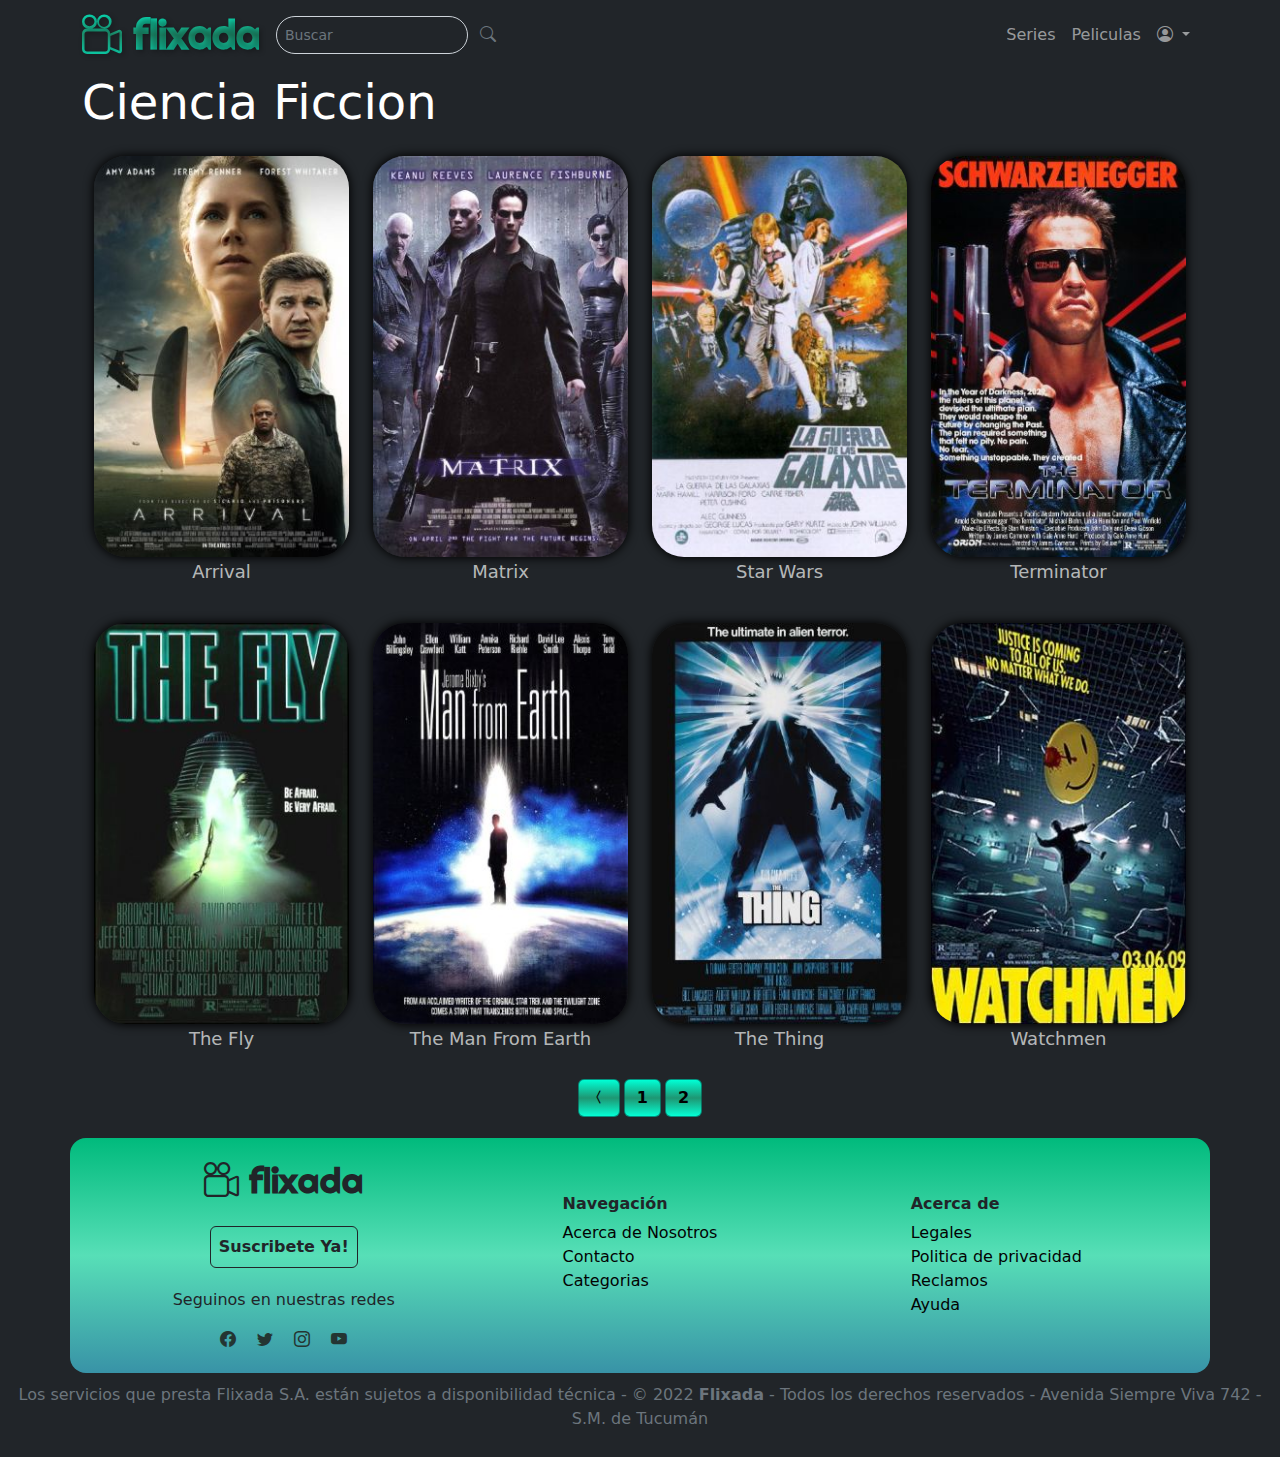
<file: pages/categorias/categorias-ciencia-ficcion2.html>
<!DOCTYPE html>
<html lang="es">
  <head>
    <meta charset="UTF-8" />
    <meta http-equiv="X-UA-Compatible" content="IE=edge" />
    <meta name="viewport" content="width=device-width, initial-scale=1.0" />
    <meta name="description" content=" Flixada Streaming Web" />
    <meta
      name="keywords"
      content="Streaming, Videos, series, peliculas, documentales,video ondemand"
    />
    <meta name="author" content="Grupo 4 comision41i RollingCode" />

    <link
      rel="stylesheet"
      href="https://cdn.jsdelivr.net/npm/bootstrap-icons@1.10.2/font/bootstrap-icons.css"
    />
    <link rel="stylesheet" href="/css/bootstrap.min.css" />
    <link rel="stylesheet" href="/css/style.css" />
    <link rel="icon" href="img/icons/logo-flixada.svg" />
    <title>Ciencia Ficcion - Flixada Streaming</title>
  </head>
  <body>
    <header>
      <!-- Barra de Navegacion -->
      <nav
        class="navbar navbar-expand-lg bg-dark navbar-dark fixed-top p-0 m-0"
      >
        <!--LOGO FLIXADA-->
        <div class="container d-flex">
          <a class="navbar-brand" href="/index.html">
            <div class="text-center fw-bolder fs-1 logoFlixada">
              <i class="bi bi-camera-reels"></i>
              flixada
            </div>
          </a>

          <!--Boton Hamburguesa oculto en pantallas grandes-->
          <button
            class="navbar-toggler"
            type="button"
            data-bs-toggle="collapse"
            data-bs-target="#navbarContenido"
            aria-controls="navbarContenido"
            aria-expanded="true"
            aria-label="Toggle navigation"
          >
            <span class="navbar-toggler-icon"></span>
          </button>
          <!--Boton Buscar fuera del Navbar Oculto en Celulares y Tablet-->
          <form class="formBuscar2 formBuscar">
            <div class="input-group">
              <input
                type="text"
                class="form-control form-control-sm bg-dark rounded-5"
                placeholder="Buscar"
                maxlength="125"
              />
              <div class="input-group-append">
                <button class="btn" type="submit">
                  <i class="bi bi-search text-secondary"></i>
                </button>
              </div>
            </div>
          </form>

          <div class="collapse navbar-collapse" id="navbarContenido">
            <ul class="navbar-nav ms-auto mb-2 mb-lg-0">
              <li>
                <!-- Boton Buscar dentro del Navbar oculto para dispositivos Large-->
                <form class="formBuscar1">
                  <div class="input-group">
                    <input
                      type="text"
                      class="form-control form-control-sm bg-dark rounded-5"
                      placeholder="Buscar"
                      maxlength="125"
                    />
                    <div class="input-group-append">
                      <button class="btn" type="submit">
                        <i class="bi bi-search text-secondary"></i>
                      </button>
                    </div>
                  </div>
                </form>
              </li>

              <li class="nav-item">
                <a class="nav-link pt-2" href="/pages/series.html">Series</a>
              </li>
              <li class="nav-item">
                <a class="nav-link" href="/pages/peliculas.html">Peliculas</a>
              </li>

              <li class="nav-item dropdown">
                <a class="nav-link dropdown-toggle" href="#" role="button" data-bs-toggle="dropdown" aria-expanded="false">
                  <i class="bi bi-person-circle"></i>
                </a>
                <ul class="dropdown-menu dropdown-menu-dark dropdown-menu-end">
                  <li><a class="dropdown-item" href="/pages/login.html">Ingresar</a></li>
                  <li><a class="dropdown-item " href="/pages/suscripcion.html">Suscribirse</a></li>
                </ul>
              </li>
            </ul>
          </div>
        </div>
      </nav>
    </header>

    <main class="bg-dark">
      <!--Sección con Grupos de cards responsivos-->
      <section class="container">
        <h1 class="display-5 text-white pt-3">Ciencia Ficcion</h1>

        <article class="row mx-sm-2 mx-md-0">
          <aside class="my-lg-3 col-6 col-md-4 col-lg-3 mb-1 asideCardHover">
            <a href="/pages/error404.html" class="text-decoration-none">
              <div class="fondoTransparenteCard">
                <img
                  class="card-img-top rounded-5 img-fluid"
                  src="/img/categoria-ciencia-ficcion/la-llegada.jpg"
                  alt="Arrival"
                />
              </div>
              <h5 class="text-center colorTextoCard mt-1">Arrival</h5>
            </a>
          </aside>

          <aside class="my-lg-3 col-6 col-md-4 col-lg-3 mb-1 asideCardHover">
            <a href="/pages/error404.html" class="text-decoration-none">
              <div class="fondoTransparenteCard">
                <img
                  class="card-img-top rounded-5 img-fluid"
                  src="/img/categoria-ciencia-ficcion/matrix.jpg"
                  alt="Matrix"
                />
              </div>
              <h5 class="text-center colorTextoCard mt-1">Matrix</h5>
            </a>
          </aside>
          <aside class="my-lg-3 col-6 col-md-4 col-lg-3 mb-1 asideCardHover">
            <a href="/pages/error404.html" class="text-decoration-none">
              <div class="fondoTransparenteCard">
                <img
                  class="card-img-top rounded-5 img-fluid"
                  src="/img/categoria-ciencia-ficcion/star-wars.jpg"
                  alt="Star Wars"
                />
              </div>
              <h5 class="text-center colorTextoCard mt-1">Star Wars</h5>
            </a>
          </aside>

          <aside class="my-lg-3 col-6 col-md-4 col-lg-3 mb-1 asideCardHover">
            <a href="/pages/error404.html" class="text-decoration-none">
              <div class="fondoTransparenteCard">
                <img
                  class="card-img-top rounded-5 img-fluid"
                  src="/img/categoria-ciencia-ficcion/terminator.jpg"
                  alt="Terminator"
                />
              </div>
              <h5 class="text-center colorTextoCard mt-1">Terminator</h5>
            </a>
          </aside>

          <aside class="my-lg-3 col-6 col-md-4 col-lg-3 mb-1 asideCardHover">
            <a href="/pages/error404.html" class="text-decoration-none">
              <div class="fondoTransparenteCard">
                <img
                  class="card-img-top rounded-5 img-fluid"
                  src="/img/categoria-ciencia-ficcion/the-fly.jpg"
                  alt="The Fly"
                />
              </div>
              <h5 class="text-center colorTextoCard mt-1">The Fly</h5>
            </a>
          </aside>

          <aside class="my-lg-3 col-6 col-md-4 col-lg-3 mb-1 asideCardHover">
            <a href="/pages/error404.html" class="text-decoration-none">
              <div class="fondoTransparenteCard">
                <img
                  class="card-img-top rounded-5 img-fluid"
                  src="/img/categoria-ciencia-ficcion/the-man-from-earth.jpg"
                  alt="The Man From Earth"
                />
              </div>
              <h5 class="text-center colorTextoCard mt-1">
                The Man From Earth
              </h5>
            </a>
          </aside>

          <aside class="my-lg-3 col-6 col-md-4 col-lg-3 mb-1 asideCardHover">
            <a
              href="/pages/info-detallada/detalle-pelicula.html"
              class="text-decoration-none"
            >
              <div class="fondoTransparenteCard">
                <img
                  class="card-img-top rounded-5 img-fluid"
                  src="/img/categoria-ciencia-ficcion/the-thing.jpg"
                  alt="The Thing"
                />
              </div>
              <h5 class="text-center colorTextoCard mt-1">The Thing</h5>
            </a>
          </aside>

          <aside class="my-lg-3 col-6 col-md-4 col-lg-3 mb-1 asideCardHover">
            <a href="/pages/error404.html" class="text-decoration-none">
              <div class="fondoTransparenteCard">
                <img
                  class="card-img-top rounded-5 img-fluid"
                  src="/img/categoria-ciencia-ficcion/watchmen.jpg"
                  alt="Watchmen"
                />
              </div>
              <h5 class="text-center colorTextoCard mt-1">Watchmen</h5>
            </a>
          </aside>
        </article>

        <article>
          <nav aria-label="Page-navigation-example">
          <ul class="pagination justify-content-center">
            <li class="page-item">
              <a
                class="page-link"
                href="/pages/categorias/categorias-ciencia-ficcion1.html"
                aria-label="Previous"
              >
                <span aria-hidden="true"> <i class="bi bi-chevron-compact-left"></i> </span>
              </a>
            </li>
            <li class="page-item">
              <a
                class="page-link"
                href="/pages/categorias/categorias-ciencia-ficcion1.html"
                >1</a
              >
            </li>
            <li class="page-item">
              <a
                class="page-link"
                href="/pages/categorias/categorias-ciencia-ficcion2.html"
                >2</a
              >
            </li>
          </ul>
        </nav></article>
      </section>
      
    </main>

    <!--Pie de Pagina -->
    <footer class="bg-dark">
      <section class="container bg-footer rounded-4">
        <!--Seccion de Links y Redes Sociales-->
        <section class="row d-flex justify-content-evenly align-items-top">
          <!-- REDES SOCIALES-->
          <aside
            class="col-12 col-sm-3 d-flex flex-column align-items-center p-3"
          >
            <a class="navbar-brand" href="/index.html">
              <div class="text-center me-auto fw-bold logoFlixadaDelFooter">
                <i class="bi bi-camera-reels"></i>
                flixada
              </div>
            </a>
            <a class="nav-link p-1 ps-" href="/pages/suscripcion.html"
              ><button type="button" class="btn btn-outline-dark p-2 mt-3 mb-3">
                <b>Suscribete Ya!</b>
              </button></a
            >

            <div class="text-center inconosRedesSociales">
              <p class="bold">Seguinos en nuestras redes</p>

              <a href="/pages/error404.html"><i class="bi bi-facebook"></i> </a>
              <a href="/pages/error404.html">
                <i class="bi bi-twitter pe-3 ps-3"></i>
              </a>
              <a href="/pages/error404.html"
                ><i class="bi bi-instagram"></i>
              </a>
              <a href="/pages/error404.html"
                ><i class="bi bi-youtube ps-3"></i>
              </a>
            </div>
          </aside>

          <!--NAVEGACION-->
          <aside
            class="col-12 col-sm-3 d-flex flex-column align-items-center p-2"
          >
            <ul class="list-unstyled text-center text-md-start m-md-5">
              <h6 class="text-dark">Navegación</h6>
              <li><a href="/pages/nosotros.html">Acerca de Nosotros</a></li>
              <li><a href="/pages/contacto.html">Contacto</a></li>
              <li><a href="/pages/categorias.html">Categorias</a></li>
              <li><a href="/pages/peliculas.html">Peliculas</a></li>
            </ul>
          </aside>
          <!--ACERCA DE-->
          <aside
            class="col-12 col-sm-3 d-flex flex-column align-items-center p-2"
          >
            <ul class="list-unstyled text-center text-md-start m-md-5">
              <h6 class="text-dark">Acerca de</h6>
              <li><a href="/pages/error404.html">Legales</a></li>
              <li><a href="/pages/error404.html">Politica de privacidad</a></li>
              <li><a href="/pages/error404.html">Reclamos</a></li>
              <li><a href="/pages/error404.html">Ayuda</a></li>
            </ul>
          </aside>
        </section>
      </section>

      <!-- SECCION DE CREDITOS DEL FOOTER-->

      <section class="text-secondary bg-dark">
        <div class="textoFooter text-center">
          <p>
            Los servicios que presta Flixada S.A. están sujetos a disponibilidad
            técnica - © 2022 <a href="/index.html"></a><b>Flixada</b> - Todos
            los derechos reservados - Avenida Siempre Viva 742 - S.M. de Tucumán
          </p>
        </div>
      </section>
    </footer>
    <script src="/js/bootstrap.bundle.min.js"></script>
  </body>
</html>
</file>
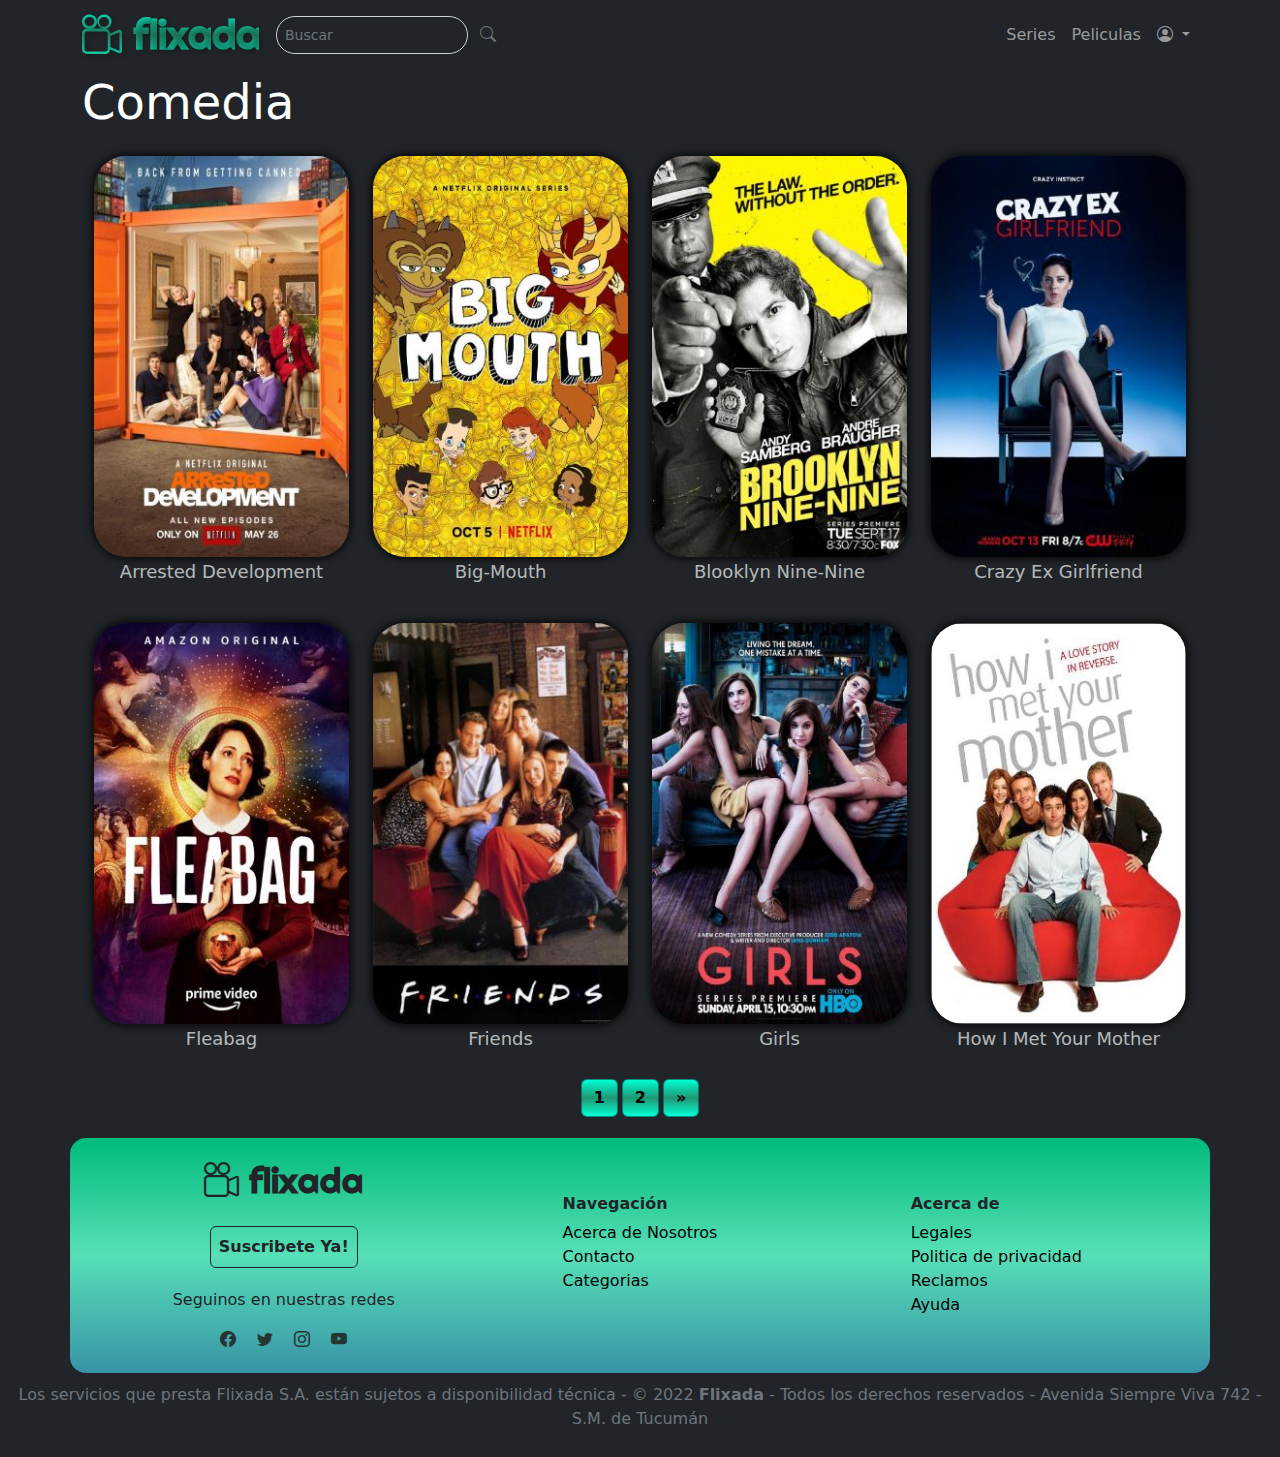
<file: pages/categorias/categorias-comedia1.html>
<!DOCTYPE html>
<html lang="es">
  <head>
    <meta charset="UTF-8" />
    <meta http-equiv="X-UA-Compatible" content="IE=edge" />
    <meta name="viewport" content="width=device-width, initial-scale=1.0" />
    <meta name="description" content=" Flixada Streaming Web" />
    <meta
      name="keywords"
      content="Streaming, Videos, series, peliculas, documentales,video ondemand"
    />
    <meta name="author" content="Grupo 4 comision41i RollingCode" />

    <link
      rel="stylesheet"
      href="https://cdn.jsdelivr.net/npm/bootstrap-icons@1.10.2/font/bootstrap-icons.css"
    />
    <link rel="stylesheet" href="/css/bootstrap.min.css" />
    <link rel="stylesheet" href="/css/style.css" />
    <link rel="icon" href="img/icons/logo-flixada.svg" />
    <title>Comedia - Flixada Streaming</title>
  </head>
  <body>
    <header>
      <!-- Barra de Navegacion  -->
      <nav
        class="navbar navbar-expand-lg bg-dark navbar-dark fixed-top p-0 m-0"
      >
        <!--LOGO FLIXADA-->
        <div class="container d-flex">
          <a class="navbar-brand" href="/index.html">
            <div class="text-center fw-bolder fs-1 logoFlixada">
              <i class="bi bi-camera-reels"></i>
              flixada
            </div>
          </a>

          <!--Boton Hamburguesa oculto en pantallas grandes-->
          <button
            class="navbar-toggler"
            type="button"
            data-bs-toggle="collapse"
            data-bs-target="#navbarContenido"
            aria-controls="navbarContenido"
            aria-expanded="true"
            aria-label="Toggle navigation"
          >
            <span class="navbar-toggler-icon"></span>
          </button>
          <!--Boton Buscar fuera del Navbar Oculto en Celulares y Tablet-->
          <form class="formBuscar2 formBuscar">
            <div class="input-group">
              <input
                type="text"
                class="form-control form-control-sm bg-dark rounded-5"
                placeholder="Buscar"
                maxlength="125"
              />
              <div class="input-group-append">
                <button class="btn" type="submit">
                  <i class="bi bi-search text-secondary"></i>
                </button>
              </div>
            </div>
          </form>

          <div class="collapse navbar-collapse" id="navbarContenido">
            <ul class="navbar-nav ms-auto mb-2 mb-lg-0">
              <li>
                <!-- Boton Buscar dentro del Navbar oculto para dispositivos Large-->
                <form class="formBuscar1">
                  <div class="input-group">
                    <input
                      type="text"
                      class="form-control form-control-sm bg-dark rounded-5"
                      placeholder="Buscar"
                      maxlength="125"
                    />
                    <div class="input-group-append">
                      <button class="btn" type="submit">
                        <i class="bi bi-search text-secondary"></i>
                      </button>
                    </div>
                  </div>
                </form>
              </li>

              <li class="nav-item">
                <a class="nav-link pt-2" href="/pages/series.html">Series</a>
              </li>
              <li class="nav-item">
                <a class="nav-link" href="/pages/peliculas.html">Peliculas</a>
              </li>

              <li class="nav-item dropdown">
                <a class="nav-link dropdown-toggle" href="#" role="button" data-bs-toggle="dropdown" aria-expanded="false">
                  <i class="bi bi-person-circle"></i>
                </a>
                <ul class="dropdown-menu dropdown-menu-dark dropdown-menu-end">
                  <li><a class="dropdown-item" href="/pages/login.html">Ingresar</a></li>
                  <li><a class="dropdown-item " href="/pages/suscripcion.html">Suscribirse</a></li>
                </ul>
              </li>
            </ul>
          </div>
        </div>
      </nav>
    </header>

    <main class="bg-dark">
      <!--Sección con Grupos de cards responsivos-->
      <section class="container">
        <h1 class="display-5 text-white pt-3">Comedia</h1>

        <article class="row mx-sm-2 mx-md-0">
          <aside class="my-lg-3 col-6 col-md-4 col-lg-3 mb-1 asideCardHover">
            <a href="/pages/error404.html" class="text-decoration-none">
              <div class="fondoTransparenteCard">
                <img
                  class="card-img-top rounded-5 img-fluid"
                  src="/img/categoria-comedia/arrested.jpg"
                  alt="Arrested Development"
                />
              </div>
              <h5 class="text-center colorTextoCard mt-1">
                Arrested Development
              </h5>
            </a>
          </aside>

          <aside class="my-lg-3 col-6 col-md-4 col-lg-3 mb-1 asideCardHover">
            <a href="/pages/error404.html" class="text-decoration-none">
              <div class="fondoTransparenteCard">
                <img
                  class="card-img-top rounded-5 img-fluid"
                  src="/img/categoria-comedia/big-mouth.jpg"
                  alt="Big-Mouth"
                />
              </div>
              <h5 class="text-center colorTextoCard mt-1">Big-Mouth</h5>
            </a>
          </aside>
          <aside class="my-lg-3 col-6 col-md-4 col-lg-3 mb-1 asideCardHover">
            <a href="/pages/error404.html" class="text-decoration-none">
              <div class="fondoTransparenteCard">
                <img
                  class="card-img-top rounded-5 img-fluid"
                  src="/img/categoria-comedia/brooklyn-nine.jpg"
                  alt="Blooklyn Nine-Nine"
                />
              </div>
              <h5 class="text-center colorTextoCard mt-1">
                Blooklyn Nine-Nine
              </h5>
            </a>
          </aside>

          <aside class="my-lg-3 col-6 col-md-4 col-lg-3 mb-1 asideCardHover">
            <a href="/pages/error404.html" class="text-decoration-none">
              <div class="fondoTransparenteCard">
                <img
                  class="card-img-top rounded-5 img-fluid"
                  src="/img/categoria-comedia/crazy-ex.jpg"
                  alt="Crazy Ex Girlfriend"
                />
              </div>
              <h5 class="text-center colorTextoCard mt-1">
                Crazy Ex Girlfriend
              </h5>
            </a>
          </aside>

          <aside class="my-lg-3 col-6 col-md-4 col-lg-3 mb-1 asideCardHover">
            <a
              href="/pages/info-detallada/detalle-serie.html"
              class="text-decoration-none"
            >
              <div class="fondoTransparenteCard">
                <img
                  class="card-img-top rounded-5 img-fluid"
                  src="/img/categoria-comedia/fleabag.jpg"
                  alt="Fleabag"
                />
              </div>
              <h5 class="text-center colorTextoCard mt-1">Fleabag</h5>
            </a>
          </aside>

          <aside class="my-lg-3 col-6 col-md-4 col-lg-3 mb-1 asideCardHover">
            <a href="/pages/error404.html" class="text-decoration-none">
              <div class="fondoTransparenteCard">
                <img
                  class="card-img-top rounded-5 img-fluid"
                  src="/img/categoria-comedia/friends.jpg"
                  alt="Friends"
                />
              </div>
              <h5 class="text-center colorTextoCard mt-1">Friends</h5>
            </a>
          </aside>

          <aside class="my-lg-3 col-6 col-md-4 col-lg-3 mb-1 asideCardHover">
            <a href="/pages/error404.html" class="text-decoration-none">
              <div class="fondoTransparenteCard">
                <img
                  class="card-img-top rounded-5 img-fluid"
                  src="/img/categoria-comedia/girls.jpg"
                  alt="Girls"
                />
              </div>
              <h5 class="text-center colorTextoCard mt-1">Girls</h5>
            </a>
          </aside>

          <aside class="my-lg-3 col-6 col-md-4 col-lg-3 mb-1 asideCardHover">
            <a href="/pages/error404.html" class="text-decoration-none">
              <div class="fondoTransparenteCard">
                <img
                  class="card-img-top rounded-5 img-fluid"
                  src="/img/categoria-comedia/how-i-met-your-mother.jpg"
                  alt="How I Met Your Mother"
                />
              </div>
              <h5 class="text-center colorTextoCard mt-1">
                How I Met Your Mother
              </h5>
            </a>
          </aside>
        </article>

        <article>
          <nav aria-label="Page-navigation-example">
            <ul class="pagination justify-content-center">
              <li class="page-item">
                <a
                  class="page-link"
                  href="/pages/categorias/categorias-comedia1.html"
                  >1</a
                >
              </li>
              <li class="page-item">
                <a
                  class="page-link"
                  href="/pages/categorias/categorias-comedia2.html"
                  >2</a
                >
              </li>
              <li class="page-item">
                <a
                  class="page-link"
                  href="/pages/categorias/categorias-comedia2.html"
                  aria-label="Next"
                >
                  <span aria-hidden="true">&raquo;</span>
                </a>
              </li>
            </ul>
          </nav>
        </article>
      </section>
    </main>

    <!--Pie de Pagina -->
    <footer class="bg-dark">
      <section class="container bg-footer rounded-4">
        <!--Seccion de Links y Redes Sociales-->
        <section class="row d-flex justify-content-evenly align-items-top">
          <!-- REDES SOCIALES-->
          <aside
            class="col-12 col-sm-3 d-flex flex-column align-items-center p-3"
          >
            <a class="navbar-brand" href="/index.html">
              <div class="text-center me-auto fw-bold logoFlixadaDelFooter">
                <i class="bi bi-camera-reels"></i>
                flixada
              </div>
            </a>
            <a class="nav-link p-1 ps-" href="/pages/suscripcion.html"
              ><button type="button" class="btn btn-outline-dark p-2 mt-3 mb-3">
                <b>Suscribete Ya!</b>
              </button></a
            >

            <div class="text-center inconosRedesSociales">
              <p class="bold">Seguinos en nuestras redes</p>

              <a href="/pages/error404.html"><i class="bi bi-facebook"></i> </a>
              <a href="/pages/error404.html">
                <i class="bi bi-twitter pe-3 ps-3"></i>
              </a>
              <a href="/pages/error404.html"
                ><i class="bi bi-instagram"></i>
              </a>
              <a href="/pages/error404.html"
                ><i class="bi bi-youtube ps-3"></i>
              </a>
            </div>
          </aside>

          <!--NAVEGACION-->
          <aside
            class="col-12 col-sm-3 d-flex flex-column align-items-center p-2"
          >
            <ul class="list-unstyled text-center text-md-start m-md-5">
              <h6 class="text-dark">Navegación</h6>
              <li><a href="/pages/nosotros.html">Acerca de Nosotros</a></li>
              <li><a href="/pages/contacto.html">Contacto</a></li>
              <li><a href="/pages/categorias.html">Categorias</a></li>
              <li><a href="/pages/peliculas.html">Peliculas</a></li>
            </ul>
          </aside>
          <!--ACERCA DE-->
          <aside
            class="col-12 col-sm-3 d-flex flex-column align-items-center p-2"
          >
            <ul class="list-unstyled text-center text-md-start m-md-5">
              <h6 class="text-dark">Acerca de</h6>
              <li><a href="/pages/error404.html">Legales</a></li>
              <li><a href="/pages/error404.html">Politica de privacidad</a></li>
              <li><a href="/pages/error404.html">Reclamos</a></li>
              <li><a href="/pages/error404.html">Ayuda</a></li>
            </ul>
          </aside>
        </section>
      </section>

      <!-- SECCION DE CREDITOS DEL FOOTER-->

      <section class="text-secondary bg-dark">
        <div class="textoFooter text-center">
          <p>
            Los servicios que presta Flixada S.A. están sujetos a disponibilidad
            técnica - © 2022 <a href="/index.html"></a><b>Flixada</b> - Todos
            los derechos reservados - Avenida Siempre Viva 742 - S.M. de Tucumán
          </p>
        </div>
      </section>
    </footer>
    <script src="/js/bootstrap.bundle.min.js"></script>
  </body>
</html>
</file>
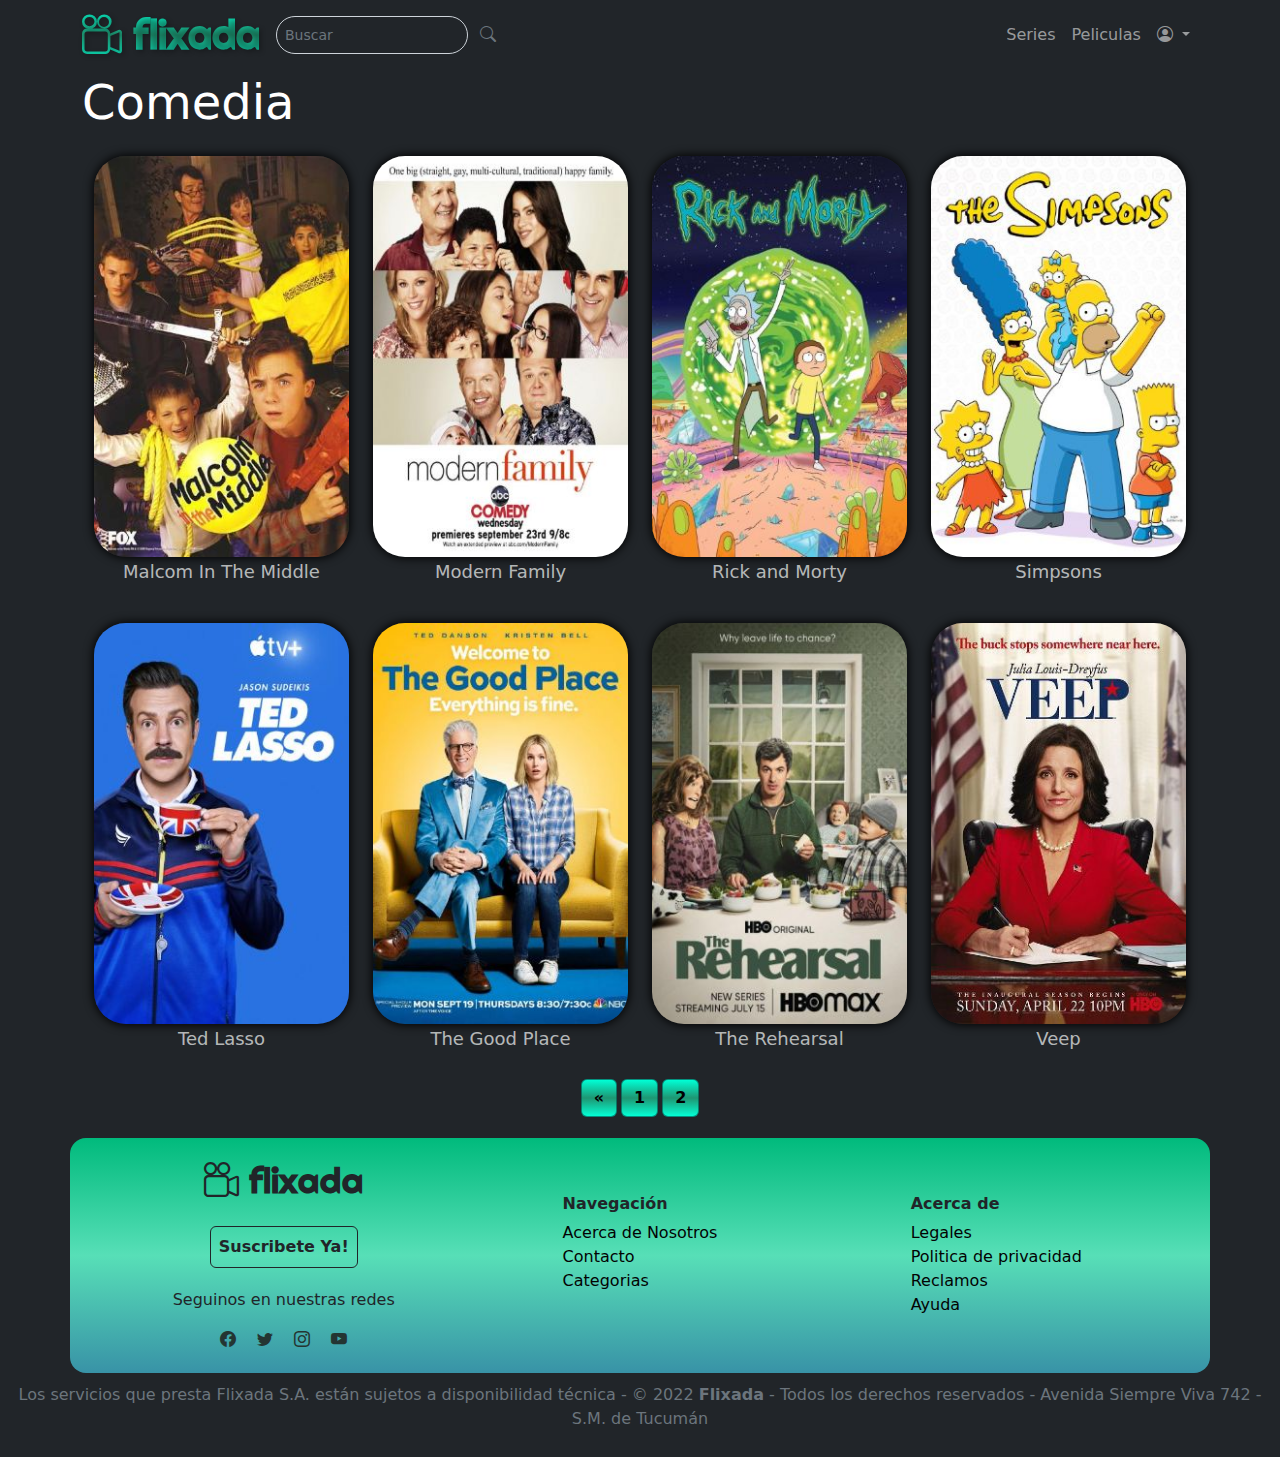
<file: pages/categorias/categorias-comedia2.html>
<!DOCTYPE html>
<html lang="es">
  <head>
    <meta charset="UTF-8" />
    <meta http-equiv="X-UA-Compatible" content="IE=edge" />
    <meta name="viewport" content="width=device-width, initial-scale=1.0" />
    <meta name="description" content="Flixada Streaming" />
    <meta
      name="keywords"
      content="Streaming, Videos, series, peliculas, documentales,video ondemand"
    />
    <meta name="author" content="Grupo 4 comision41i RollingCode" />

    <link
      rel="stylesheet"
      href="https://cdn.jsdelivr.net/npm/bootstrap-icons@1.10.2/font/bootstrap-icons.css"
    />
    <link rel="stylesheet" href="/css/bootstrap.min.css" />
    <link rel="stylesheet" href="/css/style.css" />
    <link rel="icon" href="img/icons/logo-flixada.svg" />
    <title>Comedia - Flixada Streaming</title>
  </head>
  <body>
    <header>
      <!-- Barra de Navegacion 
       -->
      <nav
        class="navbar navbar-expand-lg bg-dark navbar-dark fixed-top p-0 m-0"
      >
        <!--LOGO FLIXADA-->
        <div class="container d-flex">
          <a class="navbar-brand" href="/index.html">
            <div class="text-center fw-bolder fs-1 logoFlixada">
              <i class="bi bi-camera-reels"></i>
              flixada
            </div>
          </a>

          <!--Boton Hamburguesa oculto en pantallas grandes-->
          <button
            class="navbar-toggler"
            type="button"
            data-bs-toggle="collapse"
            data-bs-target="#navbarContenido"
            aria-controls="navbarContenido"
            aria-expanded="true"
            aria-label="Toggle navigation"
          >
            <span class="navbar-toggler-icon"></span>
          </button>
          <!--Boton Buscar fuera del Navbar Oculto en Celulares y Tablet-->
          <form class="formBuscar2 formBuscar">
            <div class="input-group">
              <input
                type="text"
                class="form-control form-control-sm bg-dark rounded-5"
                placeholder="Buscar"
                maxlength="125"
              />
              <div class="input-group-append">
                <button class="btn" type="submit">
                  <i class="bi bi-search text-secondary"></i>
                </button>
              </div>
            </div>
          </form>

          <div class="collapse navbar-collapse" id="navbarContenido">
            <ul class="navbar-nav ms-auto mb-2 mb-lg-0">
              <li>
                <!-- Boton Buscar dentro del Navbar oculto para dispositivos Large-->
                <form class="formBuscar1">
                  <div class="input-group">
                    <input
                      type="text"
                      class="form-control form-control-sm bg-dark rounded-5"
                      placeholder="Buscar"
                      maxlength="125"
                    />
                    <div class="input-group-append">
                      <button class="btn" type="submit">
                        <i class="bi bi-search text-secondary"></i>
                      </button>
                    </div>
                  </div>
                </form>
              </li>

              <li class="nav-item">
                <a class="nav-link pt-2" href="/pages/series.html">Series</a>
              </li>
              <li class="nav-item">
                <a class="nav-link" href="/pages/peliculas.html">Peliculas</a>
              </li>

              <li class="nav-item dropdown">
                <a class="nav-link dropdown-toggle" href="#" role="button" data-bs-toggle="dropdown" aria-expanded="false">
                  <i class="bi bi-person-circle"></i>
                </a>
                <ul class="dropdown-menu dropdown-menu-dark dropdown-menu-end">
                  <li><a class="dropdown-item" href="/pages/login.html">Ingresar</a></li>
                  <li><a class="dropdown-item " href="/pages/suscripcion.html">Suscribirse</a></li>
                </ul>
              </li>
            </ul>
          </div>
        </div>
      </nav>
    </header>

    <main class="bg-dark">
      <!--Sección con Grupos de cards responsivos-->
      <section class="container">
        <h1 class="display-5 text-white pt-3">Comedia</h1>

        <article class="row mx-sm-2 mx-md-0">
          <aside class="my-lg-3 col-6 col-md-4 col-lg-3 mb-1 asideCardHover">
            <a href="/pages/error404.html" class="text-decoration-none">
              <div class="fondoTransparenteCard">
                <img
                  class="card-img-top rounded-5 img-fluid"
                  src="/img/categoria-comedia/malcolm-in-the-middle.jpg"
                  alt="Malcom In The Middle"
                />
              </div>
              <h5 class="text-center colorTextoCard mt-1">
                Malcom In The Middle
              </h5>
            </a>
          </aside>

          <aside class="my-lg-3 col-6 col-md-4 col-lg-3 mb-1 asideCardHover">
            <a href="/pages/error404.html" class="text-decoration-none">
              <div class="fondoTransparenteCard">
                <img
                  class="card-img-top rounded-5 img-fluid"
                  src="/img/categoria-comedia/modern-family.jpg"
                  alt="Modern Family"
                />
              </div>
              <h5 class="text-center colorTextoCard mt-1">Modern Family</h5>
            </a>
          </aside>
          <aside class="my-lg-3 col-6 col-md-4 col-lg-3 mb-1 asideCardHover">
            <a href="/pages/error404.html" class="text-decoration-none">
              <div class="fondoTransparenteCard">
                <img
                  class="card-img-top rounded-5 img-fluid"
                  src="/img/categoria-comedia/rick-and-morty.jpg"
                  alt="Rick and Morty"
                />
              </div>
              <h5 class="text-center colorTextoCard mt-1">Rick and Morty</h5>
            </a>
          </aside>

          <aside class="my-lg-3 col-6 col-md-4 col-lg-3 mb-1 asideCardHover">
            <a href="/pages/error404.html" class="text-decoration-none">
              <div class="fondoTransparenteCard">
                <img
                  class="card-img-top rounded-5 img-fluid"
                  src="/img/categoria-comedia/simpsons.jpg"
                  alt="Simpsons"
                />
              </div>
              <h5 class="text-center colorTextoCard mt-1">Simpsons</h5>
            </a>
          </aside>

          <aside class="my-lg-3 col-6 col-md-4 col-lg-3 mb-1 asideCardHover">
            <a href="/pages/error404.html" class="text-decoration-none">
              <div class="fondoTransparenteCard">
                <img
                  class="card-img-top rounded-5 img-fluid"
                  src="/img/categoria-comedia/ted-lasso.jpg"
                  alt="Ted Lasso"
                />
              </div>
              <h5 class="text-center colorTextoCard mt-1">Ted Lasso</h5>
            </a>
          </aside>

          <aside class="my-lg-3 col-6 col-md-4 col-lg-3 mb-1 asideCardHover">
            <a href="/pages/error404.html" class="text-decoration-none">
              <div class="fondoTransparenteCard">
                <img
                  class="card-img-top rounded-5 img-fluid"
                  src="/img/categoria-comedia/the-good-place.jpg"
                  alt="The Good Place"
                />
              </div>
              <h5 class="text-center colorTextoCard mt-1">The Good Place</h5>
            </a>
          </aside>

          <aside class="my-lg-3 col-6 col-md-4 col-lg-3 mb-1 asideCardHover">
            <a href="/pages/error404.html" class="text-decoration-none">
              <div class="fondoTransparenteCard">
                <img
                  class="card-img-top rounded-5 img-fluid"
                  src="/img/categoria-comedia/the-rehearsal.jpg"
                  alt="The Rehearsal"
                />
              </div>
              <h5 class="text-center colorTextoCard mt-1">The Rehearsal</h5>
            </a>
          </aside>

          <aside class="my-lg-3 col-6 col-md-4 col-lg-3 mb-1 asideCardHover">
            <a href="/pages/error404.html" class="text-decoration-none">
              <div class="fondoTransparenteCard">
                <img
                  class="card-img-top rounded-5 img-fluid"
                  src="/img/categoria-comedia/veep.jpg"
                  alt="Veep"
                />
              </div>
              <h5 class="text-center colorTextoCard mt-1">Veep</h5>
            </a>
          </aside>
        </article>
        <article>
          <nav aria-label="Page-navigation-example">
            <ul class="pagination justify-content-center">
              <li class="page-item">
                <a
                  class="page-link"
                  href="/pages/categorias/categorias-comedia1.html"
                  aria-label="Previous"
                >
                  <span aria-hidden="true">&laquo;</span>
                </a>
              </li>
              <li class="page-item">
                <a
                  class="page-link"
                  href="/pages/categorias/categorias-comedia1.html"
                  >1</a
                >
              </li>
              <li class="page-item">
                <a
                  class="page-link"
                  href="/pages/categorias/categorias-comedia2.html"
                  >2</a
                >
              </li>
            </ul>
          </nav>
        </article>
      </section>
    </main>

    <!--Pie de Pagina -->
    <footer class="bg-dark">
      <section class="container bg-footer rounded-4">
        <!--Seccion de Links y Redes Sociales-->
        <section class="row d-flex justify-content-evenly align-items-top">
          <!-- REDES SOCIALES-->
          <aside
            class="col-12 col-sm-3 d-flex flex-column align-items-center p-3"
          >
            <a class="navbar-brand" href="/index.html">
              <div class="text-center me-auto fw-bold logoFlixadaDelFooter">
                <i class="bi bi-camera-reels"></i>
                flixada
              </div>
            </a>
            <a class="nav-link p-1 ps-" href="/pages/suscripcion.html"
              ><button type="button" class="btn btn-outline-dark p-2 mt-3 mb-3">
                <b>Suscribete Ya!</b>
              </button></a
            >

            <div class="text-center inconosRedesSociales">
              <p class="bold">Seguinos en nuestras redes</p>

              <a href="/pages/error404.html"><i class="bi bi-facebook"></i> </a>
              <a href="/pages/error404.html">
                <i class="bi bi-twitter pe-3 ps-3"></i>
              </a>
              <a href="/pages/error404.html"
                ><i class="bi bi-instagram"></i>
              </a>
              <a href="/pages/error404.html"
                ><i class="bi bi-youtube ps-3"></i>
              </a>
            </div>
          </aside>

          <!--NAVEGACION-->
          <aside
            class="col-12 col-sm-3 d-flex flex-column align-items-center p-2"
          >
            <ul class="list-unstyled text-center text-md-start m-md-5">
              <h6 class="text-dark">Navegación</h6>
              <li><a href="/pages/nosotros.html">Acerca de Nosotros</a></li>
              <li><a href="/pages/contacto.html">Contacto</a></li>
              <li><a href="/pages/categorias.html">Categorias</a></li>
              <li><a href="/pages/peliculas.html">Peliculas</a></li>
            </ul>
          </aside>

          <!--ACERCA DE-->
          <aside
            class="col-12 col-sm-3 d-flex flex-column align-items-center p-2"
          >
            <ul class="list-unstyled text-center text-md-start m-md-5">
              <h6 class="text-dark">Acerca de</h6>
              <li><a href="/pages/error404.html">Legales</a></li>
              <li><a href="/pages/error404.html">Politica de privacidad</a></li>
              <li><a href="/pages/error404.html">Reclamos</a></li>
              <li><a href="/pages/error404.html">Ayuda</a></li>
            </ul>
          </aside>
        </section>
      </section>

      <!-- SECCION DE CREDITOS DEL FOOTER-->

      <section class="text-secondary bg-dark">
        <div class="textoFooter text-center">
          <p>
            Los servicios que presta Flixada S.A. están sujetos a disponibilidad
            técnica - © 2022 <a href="/index.html"></a><b>Flixada</b> - Todos
            los derechos reservados - Avenida Siempre Viva 742 - S.M. de Tucumán
          </p>
        </div>
      </section>
    </footer>
    <script src="/js/bootstrap.bundle.min.js"></script>
  </body>
</html>
</file>
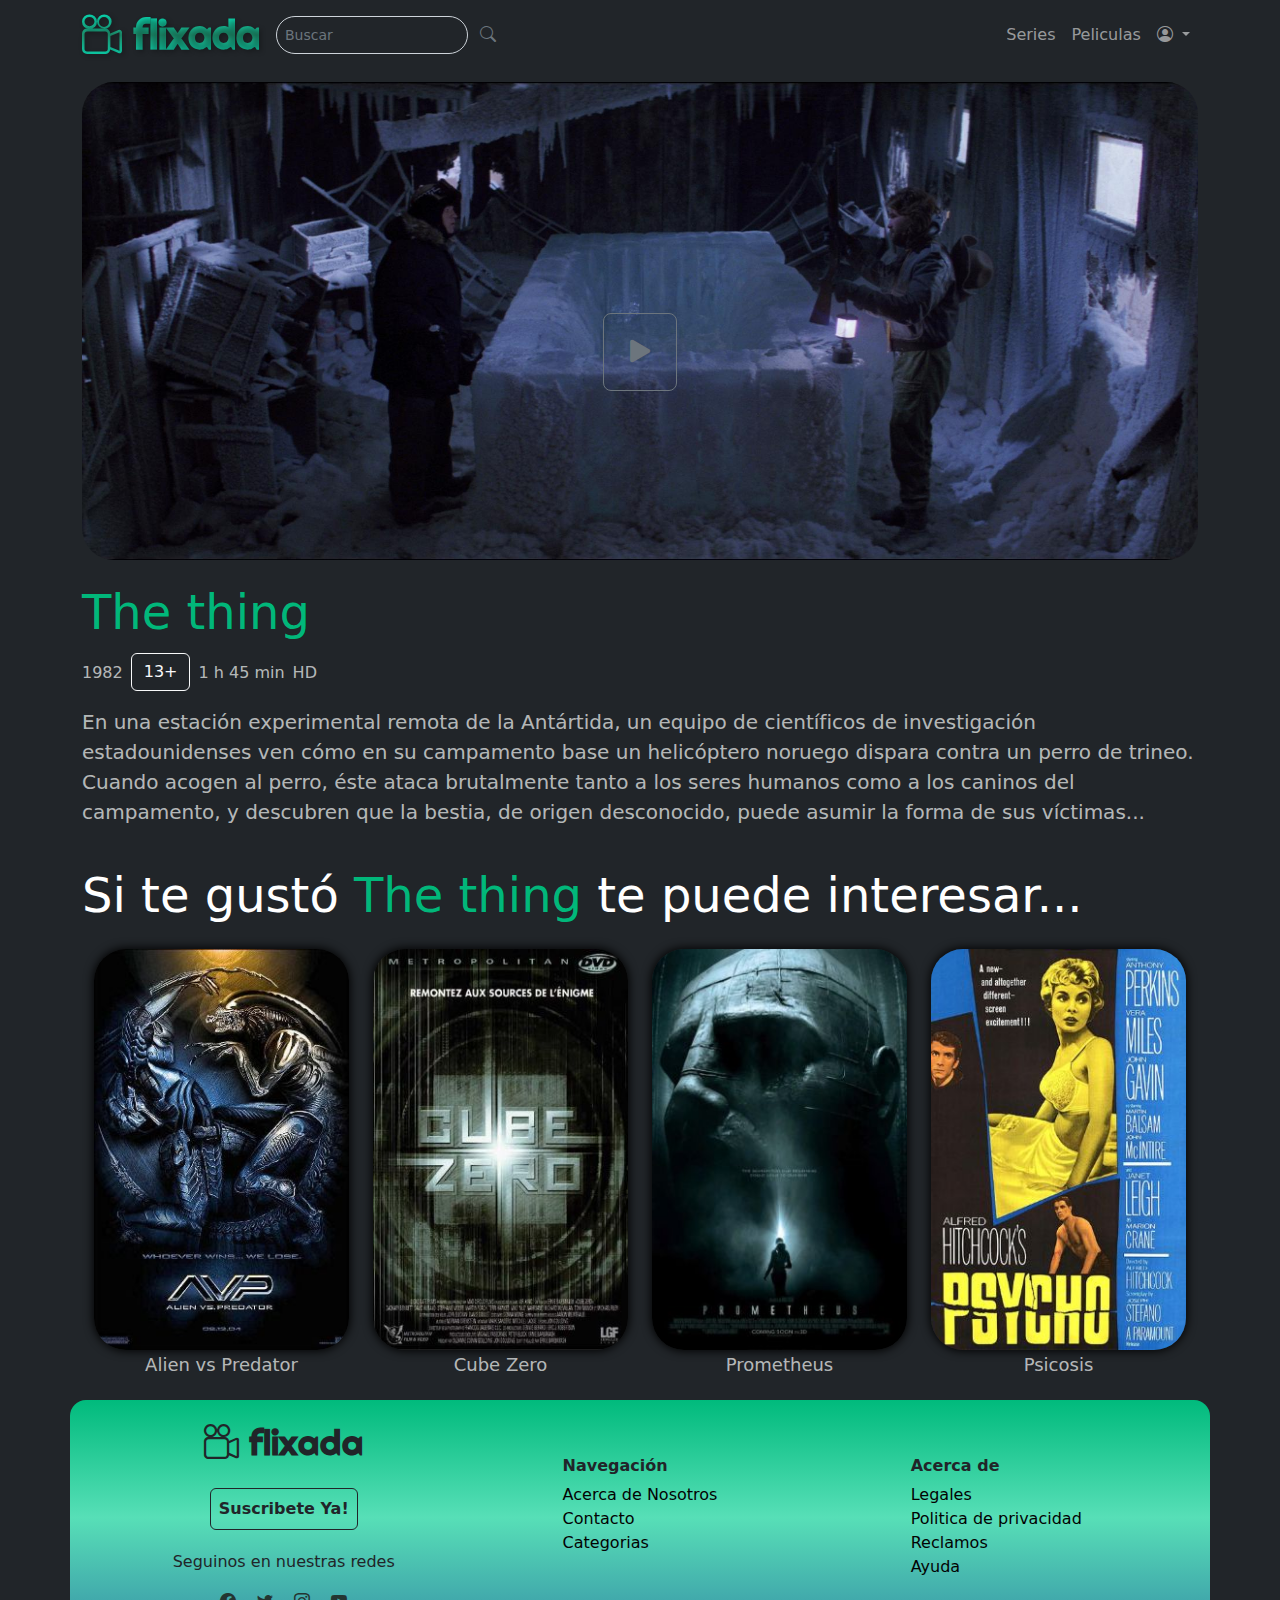
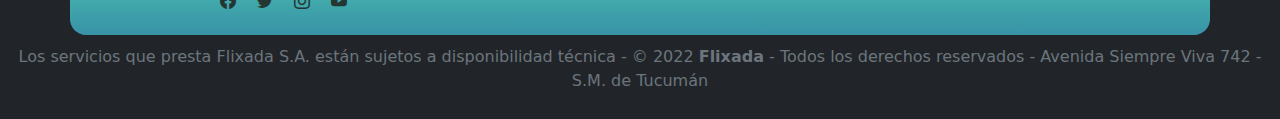
<file: pages/info-detallada/detalle-pelicula.html>
<!DOCTYPE html>
<html lang="es">
  <head>
    <meta charset="UTF-8" />
    <meta http-equiv="X-UA-Compatible" content="IE=edge" />
    <meta name="viewport" content="width=device-width, initial-scale=1.0" />
    <meta name="description" content="Detalle de peliculas flixada streaming" />
    <meta
      name="keywords"
      content="Streaming, Videos, series, peliculas, documentales,video ondemand"
    />
    <meta name="author" content="Grupo 4 comision41i RollingCode" />

    <link
      rel="stylesheet"
      href="https://cdn.jsdelivr.net/npm/bootstrap-icons@1.10.2/font/bootstrap-icons.css"
    />
    <link rel="stylesheet" href="/css/bootstrap.min.css" />
    <link rel="stylesheet" href="/css/style.css" />
    <link rel="icon" href="img/icons/logo-flixada.svg" />
    <title>The Thing - Flixada Streaming</title>


  </head>
  <body>
    <header>
      <!-- Barra de Navegacion   -->
      <nav
        class="navbar navbar-expand-lg bg-dark navbar-dark fixed-top p-0 m-0"
      >
        <!--LOGO FLIXADA-->
        <div class="container d-flex">
          <a class="navbar-brand" href="/index.html">
            <div class="text-center fw-bolder fs-1 logoFlixada">
              <i class="bi bi-camera-reels"></i>
              flixada
            </div>
          </a>

          <!--Boton Hamburguesa oculto en pantallas grandes-->
          <button
            class="navbar-toggler"
            type="button"
            data-bs-toggle="collapse"
            data-bs-target="#navbarContenido"
            aria-controls="navbarContenido"
            aria-expanded="true"
            aria-label="Toggle navigation"
          >
            <span class="navbar-toggler-icon"></span>
          </button>
          <!--Boton Buscar fuera del Navbar Oculto en Celulares y Tablet-->
          <form class="formBuscar2 formBuscar">
            <div class="input-group">
              <input
                type="text"
                class="form-control form-control-sm bg-dark rounded-5"
                placeholder="Buscar"
                maxlength="125"
              />
              <div class="input-group-append">
                <button class="btn" type="submit">
                  <i class="bi bi-search text-secondary"></i>
                </button>
              </div>
            </div>
          </form>

          <div class="collapse navbar-collapse" id="navbarContenido">
            <ul class="navbar-nav ms-auto mb-2 mb-lg-0">
              <li>
                <!-- Boton Buscar dentro del Navbar oculto para dispositivos Large-->
                <form class="formBuscar1">
                  <div class="input-group">
                    <input
                      type="text"
                      class="form-control form-control-sm bg-dark rounded-5"
                      placeholder="Buscar"
                      maxlength="125"
                    />
                    <div class="input-group-append">
                      <button class="btn" type="submit">
                        <i class="bi bi-search text-secondary"></i>
                      </button>
                    </div>
                  </div>
                </form>
              </li>

              <li class="nav-item">
                <a class="nav-link pt-2" href="/pages/series.html">Series</a>
              </li>
              <li class="nav-item">
                <a class="nav-link" href="/pages/peliculas.html">Peliculas</a>
              </li>

              <li class="nav-item dropdown">
                <a class="nav-link dropdown-toggle" href="#" role="button" data-bs-toggle="dropdown" aria-expanded="false">
                  <i class="bi bi-person-circle"></i>
                </a>
                <ul class="dropdown-menu dropdown-menu-dark dropdown-menu-end">
                  <li><a class="dropdown-item" href="/pages/login.html">Ingresar</a></li>
                  <li><a class="dropdown-item " href="/pages/suscripcion.html">Suscribirse</a></li>
                </ul>
              </li>
            </ul>
          </div>
        </div>
      </nav>
    </header>

    <main class="bg-dark">

      <div class="container text-center position-relative">
        <img
          src="/img/detalle-pelicula/the-thing.jpg"
          class="img-fluid imgTheThing rounded-5 mt-4 videoResponsive"
          alt="The thing (La cosa)"
        /> <div
        class="text-center colorDeFlow mt-1 p position-absolute botonCentrado"
      >
        <a href="/pages/error404.html"
          ><button
            type="button"
            class="btn btn-lg btn-outline-secondary fs-4"
          >
            <i class="bi bi-play-fill fs-1"></i></button
        ></a>
      </div>
      </div>
     
      <section class="container mb-2 mt-4 bg-dark text-white">
        <div class="d-flex flex-column">
          <article class="mb-1">
            <h5 class="display-5"><b class="textoFlow">The thing</b></h5>
          </article>
          <article class="textoBlanco fs-6">
            <ul class="ps-0 textoBlanco listaDetalle d-flex flex-row flex-wrap justify-content-start">
              <li class="pt-2">1982</li>
              <li class="mx-2"><span type="button" class="btn btn-outline-light">13+</span></li>
              <li class="pt-2">1 h 45 min</li>
              <li class="pt-2 ms-2"> HD</li>
            </ul>
          </article>
          <article>
            <p class="textoBlanco fs-5">
              En una estación experimental remota de la Antártida, un equipo
              de científicos de investigación estadounidenses ven cómo en su
              campamento base un helicóptero noruego dispara contra un perro
              de trineo. Cuando acogen al perro, éste ataca brutalmente tanto
              a los seres humanos como a los caninos del campamento, y
              descubren que la bestia, de origen desconocido, puede asumir la
              forma de sus víctimas...
            </p>
          </article>   
        </div>
      </section>

      <section class="container">
        <h3 class="display-5 text-white pt-3">
          Si te gustó <b class="textoFlow">The thing</b> te puede interesar...
        </h3>

        <article class="row mx-sm-2 mx-md-0">
          <aside class="my-lg-3 col-6 col-md-4 col-lg-3 mb-1 asideCardHover">
            <a href="/pages/error404.html" class="text-decoration-none">
              <div class="fondoTransparenteCard">
                <img
                  class="card-img-top rounded-5 img-fluid"
                  src="/img/detalle-pelicula/alien-vs-predator.jpg"
                  alt="Alien vs Predator"
                />
              </div>
              <h5 class="text-center colorTextoCard mt-1">Alien vs Predator</h5>
            </a>
          </aside>

          <aside class="my-lg-3 col-6 col-md-4 col-lg-3 mb-1 asideCardHover">
            <a href="/pages/error404.html" class="text-decoration-none">
              <div class="fondoTransparenteCard">
                <img
                  class="card-img-top rounded-5 img-fluid"
                  src="/img/detalle-pelicula/cube-zero.jpg"
                  alt="Cube Zero"
                />
              </div>
              <h5 class="text-center colorTextoCard mt-1">Cube Zero</h5>
            </a>
          </aside>

          <aside class="my-lg-3 col-6 col-md-4 col-lg-3 mb-1 asideCardHover">
            <a href="/pages/error404.html" class="text-decoration-none">
              <div class="fondoTransparenteCard">
                <img
                  class="card-img-top rounded-5 img-fluid"
                  src="/img/detalle-pelicula/prometheus.jpg"
                  alt="Prometheus"
                />
              </div>
              <h5 class="text-center colorTextoCard mt-1">Prometheus</h5>
            </a>
          </aside>

          <aside class="my-lg-3 col-6 col-md-4 col-lg-3 mb-1 asideCardHover">
            <a href="/pages/error404.html" class="text-decoration-none">
              <div class="fondoTransparenteCard">
                <img
                  class="card-img-top rounded-5 img-fluid"
                  src="/img/detalle-pelicula/psicosis.jpg"
                  alt="Psicosis"
                />
              </div>
              <h5 class="text-center colorTextoCard mt-1">Psicosis</h5>
            </a>
          </aside>
        </article>
      </section>
    </main>

    <!--Pie de Pagina  !!-->
    <footer class="bg-dark">
      <section class="container bg-footer rounded-4">
        <!--Seccion de Links y Redes Sociales-->
        <section class="row d-flex justify-content-evenly align-items-top">
          <!-- REDES SOCIALES-->
          <aside
            class="col-12 col-sm-3 d-flex flex-column align-items-center p-3"
          >
            <a class="navbar-brand" href="/index.html">
              <div class="text-center me-auto fw-bold logoFlixadaDelFooter">
                <i class="bi bi-camera-reels"></i>
                flixada
              </div>
            </a>
            <a class="nav-link p-1 ps-" href="/pages/suscripcion.html"
              ><button type="button" class="btn btn-outline-dark p-2 mt-3 mb-3">
                <b>Suscribete Ya!</b>
              </button></a
            >

            <div class="text-center inconosRedesSociales">
              <p class="bold">Seguinos en nuestras redes</p>

              <a href="/pages/error404.html"><i class="bi bi-facebook"></i> </a>
              <a href="/pages/error404.html">
                <i class="bi bi-twitter pe-3 ps-3"></i>
              </a>
              <a href="/pages/error404.html"
                ><i class="bi bi-instagram"></i>
              </a>
              <a href="/pages/error404.html"
                ><i class="bi bi-youtube ps-3"></i>
              </a>
            </div>
          </aside>

          <!--NAVEGACION-->
          <aside
            class="col-12 col-sm-3 d-flex flex-column align-items-center p-2"
          >
            <ul class="list-unstyled text-center text-md-start m-md-5">
              <h6 class="text-dark">Navegación</h6>
              <li><a href="/pages/nosotros.html">Acerca de Nosotros</a></li>
              <li><a href="/pages/contacto.html">Contacto</a></li>
              <li><a href="/pages/categorias.html">Categorias</a></li>
              <li><a href="/pages/peliculas.html">Peliculas</a></li>
            </ul>
          </aside>
          <!--ACERCA DE-->
          <aside
            class="col-12 col-sm-3 d-flex flex-column align-items-center p-2"
          >
            <ul class="list-unstyled text-center text-md-start m-md-5">
              <h6 class="text-dark">Acerca de</h6>
              <li><a href="/pages/error404.html">Legales</a></li>
              <li><a href="/pages/error404.html">Politica de privacidad</a></li>
              <li><a href="/pages/error404.html">Reclamos</a></li>
              <li><a href="/pages/error404.html">Ayuda</a></li>
            </ul>
          </aside>
        </section>
      </section>

      <!-- SECCION DE CREDITOS DEL FOOTER-->

      <section class="text-secondary bg-dark">
        <div class="textoFooter text-center">
          <p>
            Los servicios que presta Flixada S.A. están sujetos a disponibilidad
            técnica - © 2022 <a href="/index.html"></a><b>Flixada</b> - Todos
            los derechos reservados - Avenida Siempre Viva 742 - S.M. de Tucumán
          </p>
        </div>
      </section>
    </footer>
    <script src="/js/bootstrap.bundle.min.js"></script>
  </body>
</html>
</file>
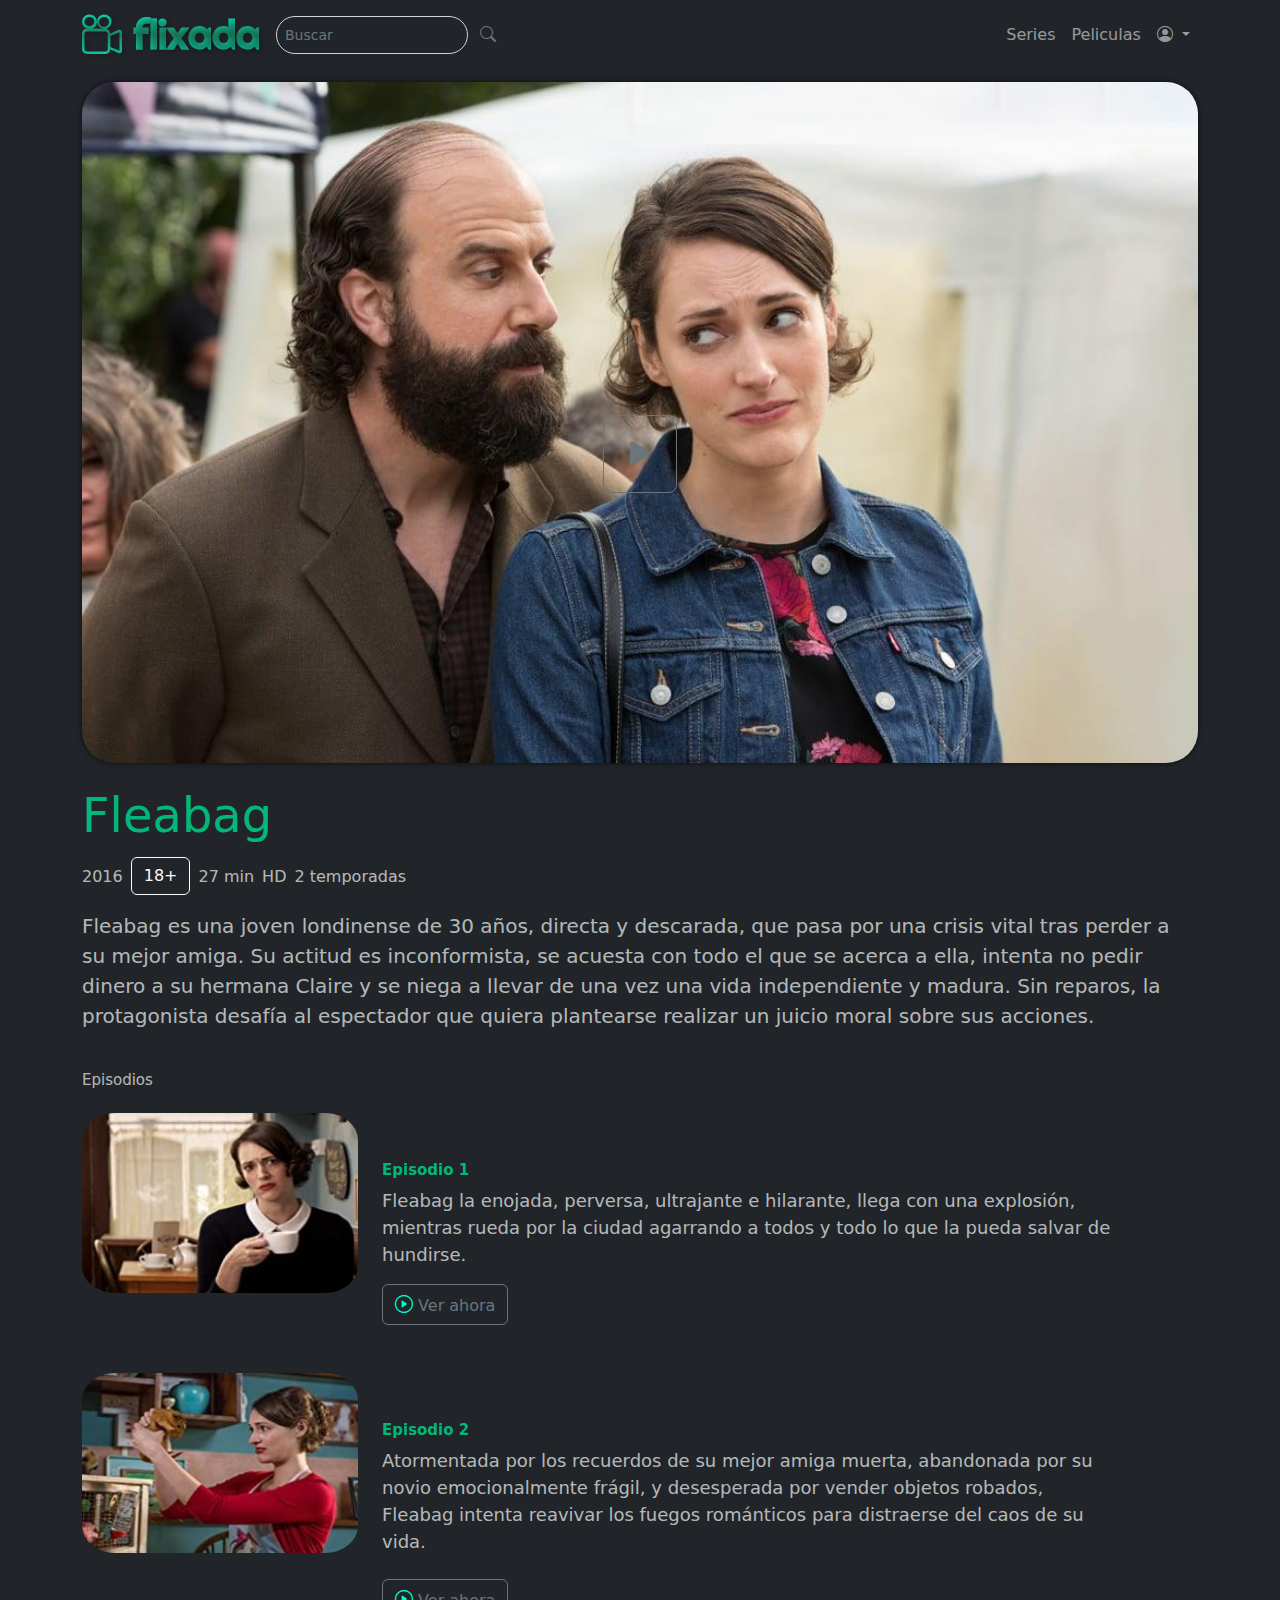
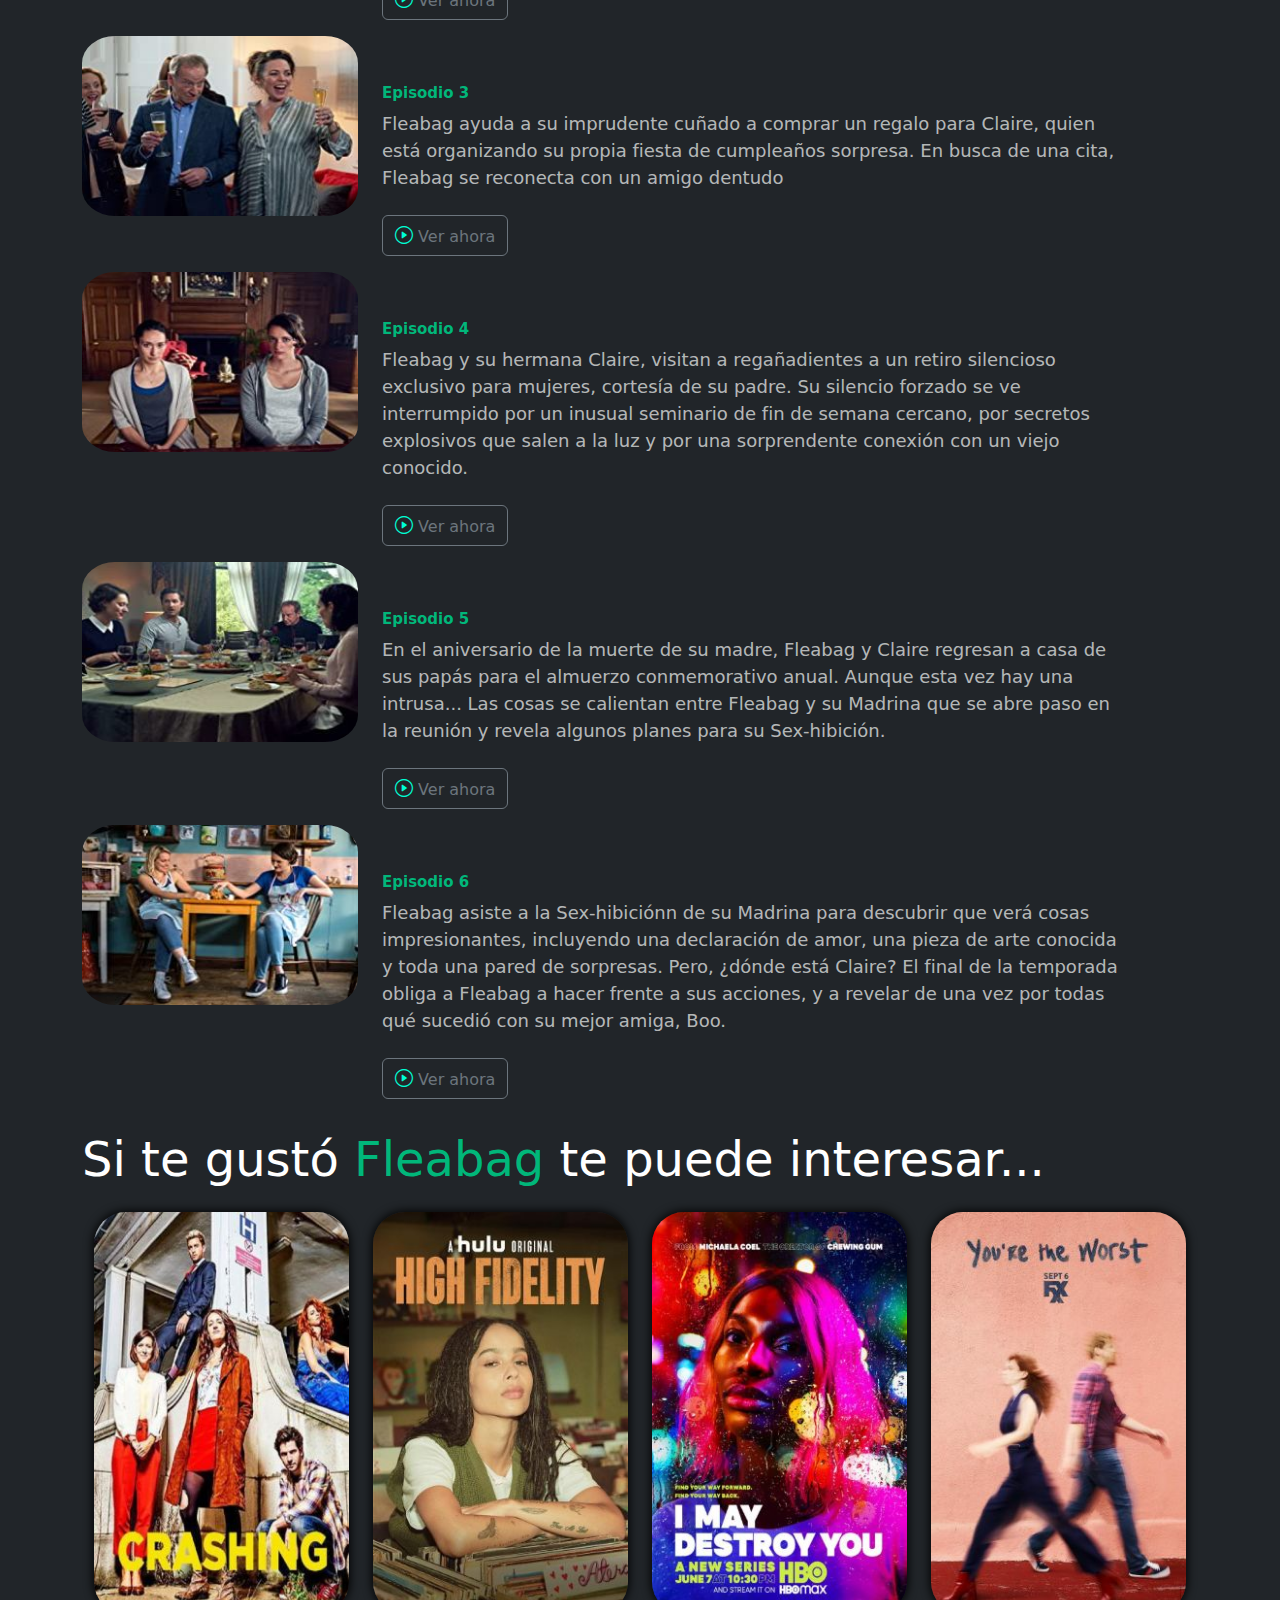
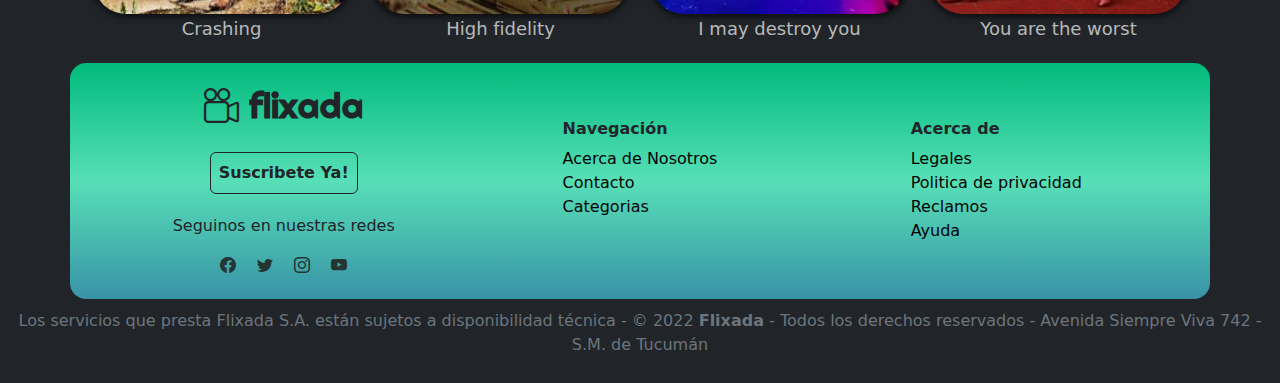
<file: pages/info-detallada/detalle-serie.html>
<!DOCTYPE html>
<html lang="es">
  <head>
    <meta charset="UTF-8" />
    <meta http-equiv="X-UA-Compatible" content="IE=edge" />
    <meta name="viewport" content="width=device-width, initial-scale=1.0" />
    <meta name="description" content=" Flixada Streaming Web" />
    <meta
      name="keywords"
      content="Streaming, Videos, series, peliculas, documentales,video ondemand"
    />
    <meta name="author" content="Grupo 4 comision41i RollingCode" />

    <link
      rel="stylesheet"
      href="https://cdn.jsdelivr.net/npm/bootstrap-icons@1.10.2/font/bootstrap-icons.css"
    />
    <link rel="stylesheet" href="/css/bootstrap.min.css" />
    <link rel="stylesheet" href="/css/style.css" />
    <link rel="icon" href="img/icons/logo-flixada.svg" />
    <title>Fleabag - Flixada Streaming</title>
  </head>
  <body>
    <header>
      <!-- Barra de Navegacion   -->
      <nav
        class="navbar navbar-expand-lg bg-dark navbar-dark fixed-top p-0 m-0"
      >
        <!--LOGO FLIXADA-->
        <div class="container d-flex">
          <a class="navbar-brand" href="/index.html">
            <div class="text-center fw-bolder fs-1 logoFlixada">
              <i class="bi bi-camera-reels"></i>
              flixada
            </div>
          </a>

          <!--Boton Hamburguesa oculto en pantallas grandes-->
          <button
            class="navbar-toggler"
            type="button"
            data-bs-toggle="collapse"
            data-bs-target="#navbarContenido"
            aria-controls="navbarContenido"
            aria-expanded="true"
            aria-label="Toggle navigation"
          >
            <span class="navbar-toggler-icon"></span>
          </button>
          <!--Boton Buscar fuera del Navbar Oculto en Celulares y Tablet-->
          <form class="formBuscar2 formBuscar">
            <div class="input-group">
              <input
                type="text"
                class="form-control form-control-sm bg-dark rounded-5"
                placeholder="Buscar"
                maxlength="125"
              />
              <div class="input-group-append">
                <button class="btn" type="submit">
                  <i class="bi bi-search text-secondary"></i>
                </button>
              </div>
            </div>
          </form>

          <div class="collapse navbar-collapse" id="navbarContenido">
            <ul class="navbar-nav ms-auto mb-2 mb-lg-0">
              <li>
                <!-- Boton Buscar dentro del Navbar oculto para dispositivos Large-->
                <form class="formBuscar1">
                  <div class="input-group">
                    <input
                      type="text"
                      class="form-control form-control-sm bg-dark rounded-5"
                      placeholder="Buscar"
                      maxlength="125"
                    />
                    <div class="input-group-append">
                      <button class="btn" type="submit">
                        <i class="bi bi-search text-secondary"></i>
                      </button>
                    </div>
                  </div>
                </form>
              </li>

              <li class="nav-item">
                <a class="nav-link pt-2" href="/pages/series.html">Series</a>
              </li>
              <li class="nav-item">
                <a class="nav-link" href="/pages/peliculas.html">Peliculas</a>
              </li>

              <li class="nav-item dropdown">
                <a class="nav-link dropdown-toggle" href="#" role="button" data-bs-toggle="dropdown" aria-expanded="false">
                  <i class="bi bi-person-circle"></i>
                </a>
                <ul class="dropdown-menu dropdown-menu-dark dropdown-menu-end">
                  <li><a class="dropdown-item" href="/pages/login.html">Ingresar</a></li>
                  <li><a class="dropdown-item " href="/pages/suscripcion.html">Suscribirse</a></li>
                </ul>
              </li>
            </ul>
          </div>
        </div>
      </nav>
    </header>
    <main class="bg-dark">

      <!--IMAGEN PRINCIPAL CON BOTON PLAY-->

      <section class="container position-relative">
        <div class="text-center">
          <img
            src="/img/detalle-serie/fleabag.jpg"
            class="img-fluid imgFleabag rounded-5 sombraRedondeada mt-4 videoResponsive"
            alt="Fleabag"
          />
        </div>

        <div
          class="text-center colorDeFlow mt-1 p position-absolute botonCentrado"
        >
          <a href="/pages/error404.html"
            ><button
              type="button"
              class="btn btn-lg btn-outline-secondary fs-4"
            >
              <i class="bi bi-play-fill fs-1"></i></button
          ></a>
        </div>
      </section>

      <!--SECCION DE Desarrollo de la serie-->

      <section class="container mb-2 mt-4 bg-dark">
        <div class="d-flex flex-column">
          <article class="mb-1">
            <h3 class="display-5"><b class="textoFlow">Fleabag</b></h3>
          </article>
          <article class="textoBlanco fs-6">
            <ul
              class="ps-0 textoBlanco listaDetalle d-flex flex-row flex-wrap justify-content-start"
            >
              <li class="pt-2">2016</li>
              <li class="mx-2">
                <span type="button" class="btn btn-outline-light">18+</span>
              </li>
              <li class="pt-2">27 min</li>
              <li class="pt-2 ms-2">HD</li>
              <li class="pt-2 ms-2">2 temporadas</li>
            </ul>
          </article>
          <article>
            <p class="textoBlanco fs-5">
              Fleabag es una joven londinense de 30 años, directa y descarada,
              que pasa por una crisis vital tras perder a su mejor amiga. Su
              actitud es inconformista, se acuesta con todo el que se acerca a
              ella, intenta no pedir dinero a su hermana Claire y se niega a
              llevar de una vez una vida independiente y madura. Sin reparos, la
              protagonista desafía al espectador que quiera plantearse realizar
              un juicio moral sobre sus acciones.
            </p>
          </article>
        </div>
      </section>

      <!--SECCION DE Episodios-->
      <section class="container">
        <h4 class="tituloEpisodios textoBlanco pt-3 mb-4">Episodios</h4>

        <!--Acordion con Episodios Dispositivos SMALL -->

        <div class="accordion accordion-flush" id="accordionEpisodios">
          <!--Episodio 1-->
          <div class="accordion-item">
            <h2 class="accordion-header" id="flush-headingOne">
              <button
                class="accordion-button collapsed bg-dark text-white"
                type="button"
                data-bs-toggle="collapse"
                data-bs-target="#flush-collapseOne"
                aria-expanded="false"
                aria-controls="flush-collapseOne"
              >
                Episodio 1
              </button>
            </h2>
            <div
              id="flush-collapseOne"
              class="accordion-collapse collapse"
              aria-labelledby="flush-headingOne"
              data-bs-parent="#accordionEpisodios"
            >
              <div class="accordion-body bg-dark">
                <article class="row mb-3">
                  <img
                    src="/img/detalle-serie/1.jpg"
                    class="col-md-6 col-lg-4 img-fluid"
                    alt="Fleabag primer plano"
                  />
                  <div class="col-md-6 col-lg-8">
                    
                    <p class="textoBlanco textoEpisodio mt-lg-2">
                      Fleabag la enojada, perversa, ultrajante e hilarante,
                      llega con una explosión, mientras rueda por la ciudad
                      agarrando a todos y todo lo que la pueda salvar de
                      hundirse.
                    </p>
                    <a href="/pages/error404.html">
                      <button
                        class="btn btn-md btn-outline-secondary fs-6 efectoReproducir mt-lg-2"
                      >
                        <i class="botonVerEpisodio bi bi-play-circle"></i> Ver
                        ahora
                      </button>
                    </a>
                  </div>
                </article>
              </div>
            </div>
          </div>
          <!--Episodio 2-->
          <div class="accordion-item">
            <h2 class="accordion-header" id="flush-headingTwo">
              <button
                class="accordion-button collapsed bg-dark text-white"
                type="button"
                data-bs-toggle="collapse"
                data-bs-target="#flush-collapseTwo"
                aria-expanded="false"
                aria-controls="flush-collapseTwo"
              >
                Episodio 2
              </button>
            </h2>
            <div
              id="flush-collapseTwo"
              class="accordion-collapse collapse"
              aria-labelledby="flush-headingTwo"
              data-bs-parent="#accordionEpisodios"
            >
              <div class="accordion-body bg-dark">
                <article class="row mb-3">
                  <img
                    src="/img/detalle-serie/2.jpg"
                    class="col-md-6 col-lg-4 img-fluid"
                    alt="Fleabag primer plano"
                  />
                  <div class="col-md-6 col-lg-8">
                    
                    <p class="textoBlanco textoEpisodio mt-lg-2">
                      Atormentada por los recuerdos de su mejor amiga muerta,
                      abandonada por su novio emocionalmente frágil, y
                      desesperada por vender objetos robados, Fleabag intenta
                      reavivar los fuegos románticos para distraerse del caos de
                      su vida.
                    </p>
                    <a href="/pages/error404.html">
                      <button
                        class="btn btn-md btn-outline-secondary fs-6 efectoReproducir mt-lg-2"
                      >
                        <i class="botonVerEpisodio bi bi-play-circle"></i> Ver
                        ahora
                      </button>
                    </a>
                  </div>
                </article>
              </div>
            </div>
          </div>

          <!--Episodio 3-->
          <div class="accordion-item">
            <h2 class="accordion-header" id="flush-headingThree">
              <button
                class="accordion-button collapsed bg-dark text-white"
                type="button"
                data-bs-toggle="collapse"
                data-bs-target="#flush-collapseThree"
                aria-expanded="false"
                aria-controls="flush-collapseThree"
              >
                Episodio 3
              </button>
            </h2>
            <div
              id="flush-collapseThree"
              class="accordion-collapse collapse"
              aria-labelledby="flush-headingThree"
              data-bs-parent="#accordionEpisodios"
            >
              <div class="accordion-body bg-dark">
                <article class="row mb-3">
                  <img
                    src="/img/detalle-serie/3.jpg"
                    class="col-md-6 col-lg-4 img-fluid"
                    alt="Fleabag primer plano"
                  />
                  <div class="col-md-6 col-lg-8">
                  
                    <p class="textoBlanco textoEpisodio mt-lg-2">
                      Fleabag ayuda a su imprudente cuñado a comprar un regalo
                      para Claire, quien está organizando su propia fiesta de
                      cumpleaños sorpresa. En busca de una cita, Fleabag se
                      reconecta con un amigo dentudo
                    </p>
                    <a href="/pages/error404.html">
                      <button
                        class="btn btn-md btn-outline-secondary fs-6 efectoReproducir mt-lg-2"
                      >
                        <i class="botonVerEpisodio bi bi-play-circle"></i> Ver
                        ahora
                      </button>
                    </a>
                  </div>
                </article>
              </div>
            </div>
          </div>

          <!--Episodio 4-->
          <div class="accordion-item">
            <h2 class="accordion-header" id="flush-headingFour">
              <button
                class="accordion-button collapsed bg-dark text-white"
                type="button"
                data-bs-toggle="collapse"
                data-bs-target="#flush-collapseFour"
                aria-expanded="false"
                aria-controls="flush-collapseFour"
              >
                Episodio 4
              </button>
            </h2>
            <div
              id="flush-collapseFour"
              class="accordion-collapse collapse"
              aria-labelledby="flush-headingFour"
              data-bs-parent="#accordionEpisodios"
            >
              <div class="accordion-body bg-dark">
                <article class="row mb-3">
                  <img
                    src="/img/detalle-serie/4.jpg"
                    class="col-md-6 col-lg-4 img-fluid"
                    alt="Fleabag primer plano"
                  />
                  <div class="col-md-6 col-lg-8">
                    
                    <p class="textoBlanco textoEpisodio mt-lg-2">
                      Fleabag y su hermana Claire, visitan a regañadientes a un
                      retiro silencioso exclusivo para mujeres, cortesía de su
                      padre. Su silencio forzado se ve interrumpido por un
                      inusual seminario de fin de semana cercano, por secretos
                      explosivos que salen a la luz y por una sorprendente
                      conexión con un viejo conocido.
                    </p>
                    <a href="/pages/error404.html">
                      <button
                        class="btn btn-md btn-outline-secondary fs-6 efectoReproducir mt-lg-2"
                      >
                        <i class="botonVerEpisodio bi bi-play-circle"></i> Ver
                        ahora
                      </button>
                    </a>
                  </div>
                </article>
              </div>
            </div>
          </div>

          <!--Episodio 5-->
          <div class="accordion-item">
            <h2 class="accordion-header" id="flush-headingFive">
              <button
                class="accordion-button collapsed bg-dark text-white"
                type="button"
                data-bs-toggle="collapse"
                data-bs-target="#flush-collapseFive"
                aria-expanded="false"
                aria-controls="flush-collapseFive"
              >
                Episodio 5
              </button>
            </h2>
            <div
              id="flush-collapseFive"
              class="accordion-collapse collapse"
              aria-labelledby="flush-headingFive"
              data-bs-parent="#accordionEpisodios"
            >
              <div class="accordion-body bg-dark">
                <article class="row mb-3">
                  <img
                    src="/img/detalle-serie/5.jpg"
                    class="col-md-6 col-lg-4 img-fluid"
                    alt="Fleabag primer plano"
                  />
                  <div class="col-md-6 col-lg-8">
                   
                    <p class="textoBlanco textoEpisodio mt-lg-2">
                      En el aniversario de la muerte de su madre, Fleabag y
                      Claire regresan a casa de sus papás para el almuerzo
                      conmemorativo anual. Aunque esta vez hay una intrusa...
                      Las cosas se calientan entre Fleabag y su Madrina que se
                      abre paso en la reunión y revela algunos planes para su
                      Sex-hibición.
                    </p>
                    <a href="/pages/error404.html">
                      <button
                        class="btn btn-md btn-outline-secondary fs-6 efectoReproducir mt-lg-2"
                      >
                        <i class="botonVerEpisodio bi bi-play-circle"></i> Ver
                        ahora
                      </button>
                    </a>
                  </div>
                </article>
              </div>
            </div>
          </div>

          <!--Episodio 6-->

          <div class="accordion-item">
            <h2 class="accordion-header" id="flush-headingSix">
              <button
                class="accordion-button collapsed bg-dark text-white"
                type="button"
                data-bs-toggle="collapse"
                data-bs-target="#flush-collapseSix"
                aria-expanded="false"
                aria-controls="flush-collapseSix"
              >
                Episodio 6
              </button>
            </h2>
            <div
              id="flush-collapseSix"
              class="accordion-collapse collapse"
              aria-labelledby="flush-headingSix"
              data-bs-parent="#accordionEpisodios"
            >
              <div class="accordion-body bg-dark">
                <article class="row mb-3">
                  <img
                    src="/img/detalle-serie/6.jpg"
                    class="col-md-6 col-lg-4 img-fluid"
                    alt="Fleabag primer plano"
                  />
                  <div class="col-md-6 col-lg-8">
                   
                    <p class="textoBlanco textoEpisodio mt-lg-2">
                      Fleabag asiste a la Sex-hibiciónn de su Madrina para
                      descubrir que verá cosas impresionantes, incluyendo una
                      declaración de amor, una pieza de arte conocida y toda una
                      pared de sorpresas. Pero, ¿dónde está Claire? El final de
                      la temporada obliga a Fleabag a hacer frente a sus
                      acciones, y a revelar de una vez por todas qué sucedió con
                      su mejor amiga, Boo.
                    </p>
                    <a href="/pages/error404.html">
                      <button
                        class="btn btn-md btn-outline-secondary fs-6 efectoReproducir mt-lg-2"
                      >
                        <i class="botonVerEpisodio bi bi-play-circle"></i> Ver
                        ahora
                      </button>
                    </a>
                  </div>
                </article>
              </div>
            </div>
          </div>
        </div>

        <!--DETALLE EPISODIOS LG en Adelante-->
        <article class="EpisodiosLG">
          <article class="row mb-5">
            <img
              src="/img/detalle-serie/1.jpg"
              class="col-md-6 col-lg-4 img-fluid"
              alt="Fleabag primer plano"
            />
            <div class="col-md-6 col-lg-8">
              <h6 class="textoFlow mb-2 pt-sm-3 pt-lg-5 tituloEpisodio">
                Episodio 1
              </h6>
              <p class="textoBlanco textoEpisodio mt-lg-2">
                Fleabag la enojada, perversa, ultrajante e hilarante, llega con
                una explosión, mientras rueda por la ciudad agarrando a todos y
                todo lo que la pueda salvar de hundirse.
              </p>
              <a href="/pages/error404.html">
                <button
                  class="btn btn-md btn-outline-secondary fs-6 efectoReproducir"
                >
                  <i class="botonVerEpisodio bi bi-play-circle"></i> Ver ahora
                </button>
              </a>
            </div>
          </article>

          <article class="row mb-3">
            <img
              src="/img/detalle-serie/2.jpg"
              class="col-md-6 col-lg-4 img-fluid"
              alt="Fleabag primer plano"
            />
            <div class="col-md-6 col-lg-8">
              <h6 class="textoFlow mb-2 pt-sm-3 pt-lg-5 tituloEpisodio">
                Episodio 2
              </h6>
              <p class="textoBlanco textoEpisodio mt-lg-2">
                Atormentada por los recuerdos de su mejor amiga muerta,
                abandonada por su novio emocionalmente frágil, y desesperada por
                vender objetos robados, Fleabag intenta reavivar los fuegos
                románticos para distraerse del caos de su vida.
              </p>
              <a href="/pages/error404.html">
                <button
                  class="btn btn-md btn-outline-secondary fs-6 efectoReproducir mt-lg-2"
                >
                  <i class="botonVerEpisodio bi bi-play-circle"></i> Ver ahora
                </button>
              </a>
            </div>
          </article>

          <article class="row mb-3">
            <img
              src="/img/detalle-serie/3.jpg"
              class="col-md-6 col-lg-4 img-fluid"
              alt="Fleabag primer plano"
            />
            <div class="col-md-6 col-lg-8">
              <h6 class="textoFlow mb-2 pt-sm-3 pt-lg-5 tituloEpisodio">
                Episodio 3
              </h6>
              <p class="textoBlanco textoEpisodio mt-lg-2">
                Fleabag ayuda a su imprudente cuñado a comprar un regalo para
                Claire, quien está organizando su propia fiesta de cumpleaños
                sorpresa. En busca de una cita, Fleabag se reconecta con un
                amigo dentudo
              </p>
              <a href="/pages/error404.html">
                <button
                  class="btn btn-md btn-outline-secondary fs-6 efectoReproducir mt-lg-2"
                >
                  <i class="botonVerEpisodio bi bi-play-circle"></i> Ver ahora
                </button>
              </a>
            </div>
          </article>

          <article class="row mb-3">
            <img
              src="/img/detalle-serie/4.jpg"
              class="col-md-6 col-lg-4 img-fluid"
              alt="Fleabag primer plano"
            />
            <div class="col-md-6 col-lg-8">
              <h6 class="mb-2 pt-sm-3 pt-lg-5 tituloEpisodio textoFlow">Episodio 4</h6>
              <p class="textoBlanco textoEpisodio mt-lg-2">
                Fleabag y su hermana Claire, visitan a regañadientes a un retiro
                silencioso exclusivo para mujeres, cortesía de su padre. Su
                silencio forzado se ve interrumpido por un inusual seminario de
                fin de semana cercano, por secretos explosivos que salen a la
                luz y por una sorprendente conexión con un viejo conocido.
              </p>
              <a href="/pages/error404.html">
                <button
                  class="btn btn-md btn-outline-secondary fs-6 efectoReproducir mt-lg-2"
                >
                  <i class="botonVerEpisodio bi bi-play-circle"></i> Ver ahora
                </button>
              </a>
            </div>
          </article>

          <article class="row mb-3">
            <img
              src="/img/detalle-serie/5.jpg"
              class="col-md-6 col-lg-4 img-fluid"
              alt="Fleabag primer plano"
            />
            <div class="col-md-6 col-lg-8">
              <h6 class="textoFlow mb-2 pt-sm-3 pt-lg-5 tituloEpisodio">
                Episodio 5
              </h6>
              <p class="textoBlanco textoEpisodio mt-lg-2">
                En el aniversario de la muerte de su madre, Fleabag y Claire
                regresan a casa de sus papás para el almuerzo conmemorativo
                anual. Aunque esta vez hay una intrusa... Las cosas se calientan
                entre Fleabag y su Madrina que se abre paso en la reunión y
                revela algunos planes para su Sex-hibición.
              </p>
              <a href="/pages/error404.html">
                <button
                  class="btn btn-md btn-outline-secondary fs-6 efectoReproducir mt-lg-2"
                >
                  <i class="botonVerEpisodio bi bi-play-circle"></i> Ver ahora
                </button>
              </a>
            </div>
          </article>

          <article class="row mb-3">
            <img
              src="/img/detalle-serie/6.jpg"
              class="col-md-6 col-lg-4 img-fluid"
              alt="Fleabag primer plano"
            />
            <div class="col-md-6 col-lg-8">
              <h6 class="textoFlow mb-2 pt-sm-3 pt-lg-5 tituloEpisodio">
                Episodio 6
              </h6>
              <p class="textoBlanco textoEpisodio mt-lg-2">
                Fleabag asiste a la Sex-hibiciónn de su Madrina para descubrir
                que verá cosas impresionantes, incluyendo una declaración de
                amor, una pieza de arte conocida y toda una pared de sorpresas.
                Pero, ¿dónde está Claire? El final de la temporada obliga a
                Fleabag a hacer frente a sus acciones, y a revelar de una vez
                por todas qué sucedió con su mejor amiga, Boo.
              </p>
              <a href="/pages/error404.html">
                <button
                  class="btn btn-md btn-outline-secondary fs-6 efectoReproducir mt-lg-2"
                >
                  <i class="botonVerEpisodio bi bi-play-circle"></i> Ver ahora
                </button>
              </a>
            </div>
          </article>
        </article>
      </section>

      <section class="container">
        <h3 class="display-5 text-white pt-3">
          Si te gustó <b class="textoFlow">Fleabag</b> te puede interesar...
        </h3>

        <article class="row mx-sm-2 mx-md-0">
          <aside class="my-lg-3 col-6 col-md-4 col-lg-3 mb-1 asideCardHover">
            <a href="/pages/error404.html" class="text-decoration-none">
              <div class="fondoTransparenteCard">
                <img
                  class="card-img-top rounded-5 img-fluid"
                  src="/img/detalle-serie/crashing.jpg"
                  alt="Crashing"
                />
              </div>
              <h5 class="text-center colorTextoCard mt-1">Crashing</h5>
            </a>
          </aside>

          <aside class="my-lg-3 col-6 col-md-4 col-lg-3 mb-1 asideCardHover">
            <a href="/pages/error404.html" class="text-decoration-none">
              <div class="fondoTransparenteCard">
                <img
                  class="card-img-top rounded-5 img-fluid"
                  src="/img/detalle-serie/high-fidelity.jpg"
                  alt="High Fidelity"
                />
              </div>
              <h5 class="text-center colorTextoCard mt-1">High fidelity</h5>
            </a>
          </aside>

          <aside class="my-lg-3 col-6 col-md-4 col-lg-3 mb-1 asideCardHover">
            <a href="/pages/error404.html" class="text-decoration-none">
              <div class="fondoTransparenteCard">
                <img
                  class="card-img-top rounded-5 img-fluid"
                  src="/img/detalle-serie/i-may-destroy-you.jpg"
                  alt="I may destroy you"
                />
              </div>
              <h5 class="text-center colorTextoCard mt-1">I may destroy you</h5>
            </a>
          </aside>

          <aside class="my-lg-3 col-6 col-md-4 col-lg-3 mb-1 asideCardHover">
            <a href="/pages/error404.html" class="text-decoration-none">
              <div class="fondoTransparenteCard">
                <img
                  class="card-img-top rounded-5 img-fluid"
                  src="/img/detalle-serie/you-are-the-worst.jpg"
                  alt="You are the worst"
                />
              </div>
              <h5 class="text-center colorTextoCard mt-1">You are the worst</h5>
            </a>
          </aside>
        </article>
      </section>
    </main>

    <!--Pie de Pagina  !!-->
    <footer class="bg-dark">
      <section class="container bg-footer rounded-4">
        <!--Seccion de Links y Redes Sociales-->
        <section class="row d-flex justify-content-evenly align-items-top">
          <!-- REDES SOCIALES-->
          <aside
            class="col-12 col-sm-3 d-flex flex-column align-items-center p-3"
          >
            <a class="navbar-brand" href="/index.html">
              <div class="text-center me-auto fw-bold logoFlixadaDelFooter">
                <i class="bi bi-camera-reels"></i>
                flixada
              </div>
            </a>
            <a class="nav-link p-1 ps-" href="/pages/suscripcion.html"
              ><button type="button" class="btn btn-outline-dark p-2 mt-3 mb-3">
                <b>Suscribete Ya!</b>
              </button></a
            >

            <div class="text-center inconosRedesSociales">
              <p class="bold">Seguinos en nuestras redes</p>

              <a href="/pages/error404.html"><i class="bi bi-facebook"></i> </a>
              <a href="/pages/error404.html">
                <i class="bi bi-twitter pe-3 ps-3"></i>
              </a>
              <a href="/pages/error404.html"
                ><i class="bi bi-instagram"></i>
              </a>
              <a href="/pages/error404.html"
                ><i class="bi bi-youtube ps-3"></i>
              </a>
            </div>
          </aside>

          <!--NAVEGACION-->
          <aside
            class="col-12 col-sm-3 d-flex flex-column align-items-center p-2"
          >
            <ul class="list-unstyled text-center text-md-start m-md-5">
              <h6 class="text-dark">Navegación</h6>
              <li><a href="/pages/nosotros.html">Acerca de Nosotros</a></li>
              <li><a href="/pages/contacto.html">Contacto</a></li>
              <li><a href="/pages/categorias.html">Categorias</a></li>
              <li><a href="/pages/peliculas.html">Peliculas</a></li>
            </ul>
          </aside>
          <!--ACERCA DE-->
          <aside
            class="col-12 col-sm-3 d-flex flex-column align-items-center p-2"
          >
            <ul class="list-unstyled text-center text-md-start m-md-5">
              <h6 class="text-dark">Acerca de</h6>
              <li><a href="/pages/error404.html">Legales</a></li>
              <li><a href="/pages/error404.html">Politica de privacidad</a></li>
              <li><a href="/pages/error404.html">Reclamos</a></li>
              <li><a href="/pages/error404.html">Ayuda</a></li>
            </ul>
          </aside>
        </section>
      </section>

      <!-- SECCION DE CREDITOS DEL FOOTER-->

      <section class="text-secondary bg-dark">
        <div class="textoFooter text-center">
          <p>
            Los servicios que presta Flixada S.A. están sujetos a disponibilidad
            técnica - © 2022 <a href="/index.html"></a><b>Flixada</b> - Todos
            los derechos reservados - Avenida Siempre Viva 742 - S.M. de Tucumán
          </p>
        </div>
      </section>
    </footer>
    <script src="/js/bootstrap.bundle.min.js"></script>
  </body>
</html>
</file>
<file: css/style.css>
@import url("https://fonts.googleapis.com/css2?family=Righteous&display=swap");

/* ESTILOS GENERALES */
body {
  display: flex;
  flex-direction: column;
  min-height: 100vh;
  box-sizing: border-box;
}
main {
  flex-grow: 1;
  padding-top: 58px;
}

/* Sugerencia para incluir en estilos generales: textos del color del logo*/
.textoFlow {
  color: #00bc7dfc;
}
.textoFlow:hover {
  color: #ffffff;
}

.textoBlanco {
  color: #f6f8f7b6;
}

/* CARDS contenedores de Peliculas */
.asideCardHover:hover {
  filter: brightness(130%);
}

.fondoTransparenteCard img {
  box-shadow: 0px 0px 10px 1px rgba(0, 0, 0, 0.953);
  padding: 0;
}

.fondoTransparenteCard :hover {
  filter: brightness(110%);
  box-shadow: 0px 0px 5px 1px rgba(38, 255, 186, 0.507);
}

.colorTextoCard:hover {
  color: #edefefb6;
}

.colorTextoCard {
  color: #f6f8f7b6;

  font-size: large;
  border-radius: 10px;
}

/* Sombra Redondeada Para banners y containers*/
.sombraRedondeada {
  box-shadow: 0px 0px 5px 1px rgba(0, 0, 0, 0.503);
  padding: 0;
}

/* BARRA DE NAVEGACION  (NAVBAR) */

.btn-outline-info {
  color: wheat;
  border: solid 1px #1e9672;
}
.btn-outline-info:hover {
  background-color: #1e9672;
  color: rgb(255, 255, 255);
}

/* Logo FLIXADA Con gradientes*/
.logoFlixada {
  font-family: "Righteous", cursive;
  font-size: 55px;
  background: -webkit-linear-gradient(#00ffd5, #1e9672, #04ffd5);
  -webkit-background-clip: text;
  background-clip: text;
  -webkit-text-fill-color: transparent;
  text-shadow: 2px 2px 5px #00020149;
}

.logoFlixadaChico {
  font-family: "Righteous", cursive;

  background: -webkit-linear-gradient(#00ffd5, #1e9672, #04ffd5);
  -webkit-background-clip: text;
  background-clip: text;
  -webkit-text-fill-color: transparent;
}

.colorDeFlow {
  color: #57dfb7;
}

.letraLogoPrincipal {
  font-family: "Righteous", cursive;
}

.logoFlixadaDelFooter {
  font-family: "Righteous", cursive;
  font-size: 35px;
}

/* Color de los links activos  */

.navbar-nav .nav-link.active,
.navbar-nav .show > .nav-link {
  color: #57dfb7;
}

input[type="text"]:focus,
textarea:focus {
  color: #ffffff;
}
input[type="number"]:focus {
  color: #ffffff;
}
input[type="number"]:active {
  color: #ffffff;
}

/* ERROR 404 */

.error404sm {
  display: none;
}

/* CARRUSEL */
.video-logo {
  position: absolute;
  bottom: 0;
  left: 0;
  opacity: 0.8;
}

.logan {
  opacity: 0.8;
}

/* Display de Formularios del NAVBAR para que se vea bien en SMALL*/

.formBuscar {
  align-self: center;
}

.form-control {
  color: #ffffff;
}

.formBuscar1 {
  display: none;
}

/* Para CONTROL DE PAGINACION ESTILOS DE LOS BOTONES*/
.page-link {
  background-color: rgb(31 199 144);
  background: -webkit-linear-gradient(#00ffd5, #1e9672, #04ffd5);
  border: 1px solid rgba(3, 74, 70, 0.607);
  color: #000000;
  border-radius: 6px;
  text-shadow: #000000;
  margin: 5px;
  font-weight: bold;
}

.page-link:hover {
  color: #ffffff;
  font-weight: bold;
}

/*** ESTILOS BOTÓN SUSCRIBIRSE que esta en INDEX.html y otras paginas ***/

.botonSuscribirse {
  background: #2125297d; /* color de fondo */
  color: #fffffffc; /* color de fuente */
  text-decoration: none;
  border: 1px solid #00bc7dfc; /* tamaño y color de borde */
  padding: 3% 25%;
  border-radius: 1px; /* redondear bordes */
  position: relative;
  z-index: 1;
  overflow: hidden;
  display: inline-block;
  border-radius: 20px;
  margin-top: 15px;
}
.botonSuscribirse:hover {
  color: rgb(255, 255, 255); /* color de fuente hover */
}
.botonSuscribirse::after {
  content: "";
  background: #00bc7dfc; /* color de fondo hover */
  background: -webkit-linear-gradient(#10df9acd, #089380cf, #3b9fb5e5);
  position: absolute;
  z-index: -1;
  padding: 16px 20px;
  display: block;
  left: 0;
  right: 0;
  top: -100%;
  bottom: 100%;
  -webkit-transition: all 0.5s;
  transition: all 0.5s;
  border-radius: 20px;
}
.botonSuscribirse:hover::after {
  left: 0;
  right: 0;
  top: 0;
  bottom: 0;
  -webkit-transition: all 0.35s;
  transition: all 0.35s;
}

/* Para DETALLE pelicula y serie */

#accordionEpisodios {
  display: none;
}

.EpisodiosLG {
  display: block;
}

.EpisodiosLG article img {
  width: 300px;
  height: 180px;
  border-radius: 15%;
}

.botonCentrado {
  top: 50%;
  left: 0;
  right: 0;
  bottom: 0;
  margin: auto;
}

.textoCategoria {
  font-size: 2em;
  font-family: righteous, cursive;
  top: 44%;
  left: 0;
  right: 0;
  color: #eeececc6;
  display: flex;
  justify-content: center;
  align-items: center;
  margin: auto;
  width: 80%;
  text-shadow: 4px 4px 9px #000000;
}

.textoCategoria:hover {
  color: white;
}

.listaDetalle {
  list-style: none;
}

.botonReproducir {
  font-size: small;
  color: #00ffd5;
}
.efectoReproducir:hover {
  color: #00ffd5;
}
.imgFleabag {
  width: 100%;
}
.imgTheThing {
  width: 100%;
}
.tituloEpisodios {
  font-size: 15px;
  font-weight: 400;
}
.tituloEpisodio {
  font-size: 15px;
  font-weight: 600;
}
.textoEpisodio {
  font-size: 18px;
}
.botonVerEpisodio {
  font-size: large;
  color: #00ffd5;
}

/* FOOTER */

.bg-footer {
  background-color: #74ebd5;
  background: -webkit-linear-gradient(#00bc7dfc, #57dfb7, #3b9fb5e5);
}
.textoFooter {
  font-size: medium;
  padding: 10px;
}
footer a {
  text-decoration: none;
  color: rgb(3, 3, 3);
}
.inconosRedesSociales a {
  color: #243532;
}
.inconosRedesSociales a:hover {
  color: #009499;
}
.text-dark {
  font-weight: bolder;
}

footer a[href="pages/peliculas.html"] {
  display: none;
}

footer a[href="/pages/peliculas.html"] {
  display: none;
}

/* PAGINA ACERCA DE NOSOTROS*/

.imgProfile {
  width: 200px;
}

/* Estilos propios de la PAGINA DE LOGIN login.html */
.formLogin {
  align-self: center;
  width: 500px;
  margin-top: 10%;
  margin-bottom: 10%;
}

input[type="email"]:focus,
textarea:focus {
  color: #ffffff;
}
input[type="password"]:focus,
textarea:focus {
  color: #ffffff;
}

textarea[type="text"]:focus,
textarea:focus {
  color: #ffffff;
}

input[type="tel"]:focus,
textarea:focus {
  color: #ffffff;
}

.bgHeaderFormLogin {
  border: #00ffff29 solid 1px;
}

/* ESTILOS DE LA PAGINA SUSCRIPCION.html */

.form-select-sm {
  width: min-content;
}

.sombraTextoSuscripcion {
  text-shadow: -2px 0px 8px #000000;
}

.cardPrecioSuscripcion {
  max-width: 18rem;
  width: 300px;
  border-radius: 8%;
  height: 25rem;
  border: #00ffff29 solid 1px;
  margin-right: 5px;
  margin-left: 5px;
  background-color: #74ebd5;
  background: -webkit-linear-gradient(#10df9acd, #02a8aacf, #3b9fb5e5);
}

.cardPrecioSuscripcion:hover {
  filter: brightness(1.1);
}

.brilloAumentado:hover {
  filter: brightness(1.5);
}

.card-body {
  flex: 1 1 auto;
  /* padding: var(--bs-card-spacer-y) var(--bs-card-spacer-x); */
  color: var(--bs-card-color);
}

/* BOTON WHATSAPP CONTACTO*/
.btn-wtsp {
  position: fixed;
  width: 55px;
  height: 55px;
  line-height: 55px;
  bottom: 30px;
  right: 30px;
  background-color: green;
  color: white;
  border-radius: 50%;
  text-align: center;
  font-size: 30px;
  box-shadow: 0px, 1px 10px rgba (0, 0, 0, 0.3);
  z-index: 100;
}

.chat {
  position: absolute;
  top: 35px;
  font-size: small;
}

.btn-wtsp:hover {
  background-color: white;
  color: green;
}

/* ESTILOS RESPONSIVOS (MEDIA QUERYs) */

/* Dispositivos SMALL */

@media all and (max-width: 576px) {
  /* Estilos generales*/

  main {
    padding-top: 40px;
  }
  /* Navbar */
  nav .navFija {
    position: relative;
  }
  /* Formularios Responsivos SMALL*/
  .formBuscar1 {
    display: block;
  }
  .formBuscar2 {
    display: none;
  }
  .formLogin {
    align-self: center;
    width: 100%;

    padding-top: 18px;
    margin-bottom: 10%px;
  }

  .form-control {
    width: 200px;
  }

  .contacto {
    font-size: 11px;
  }

  /*Cards Responsivas */
  /* letras card*/
  .colorTextoCard {
    font-size: large;
  }
  /*Pagina Suscripciones*/

  .sombraTextoSuscripcion {
    font-size: medium;
  }
  .cardPrecioSuscripcion {
    width: 90%;
  }
  /*Acordion detalle de SERIE*/

  #accordionEpisodios {
    display: block;
  }
  .EpisodiosLG {
    display: none;
  }

  .textoEpisodio {
    font-size: small;
  }

  .error404md {
    display: none;
  }

  .error404sm {
    display: block;
  }
}

/* Dispositivos MEDIUM (TABLETS) */
@media all and (max-width: 767px) {
  .videoResponsive {
    width: 100%;
    height: 380px;
    object-fit: cover;
    object-position: 50%;
  }
}

/* Formularios Responsivos TABLETS */
@media all and (min-width: 577px) and (max-width: 991px) {
  /* Estilos generales*/
  main {
    padding-top: 55px;
  }

  .formBuscar1 {
    display: block;
  }
  .formBuscar2 {
    display: none;
  }

  .form-control {
    width: 200px;
  }

  #Plan899 {
    padding-bottom: 0px;
    margin-bottom: -18px;
  }

  .cardPrecioSuscripcion {
    max-width: 18rem;

    border-radius: 5%;
    height: 25rem;
    border: #00ffff29 solid 1px;
    margin-right: 5px;
    margin-left: 5px;
    background-color: #74ebd5;
    background: -webkit-linear-gradient(#10df9acd, #02a8aacf, #3b9fb5e5);
  }

  .formLogin {
    margin-top: auto;
    align-self: center;
    width: 100%;
    margin-bottom: 10%;
  }

  /* Accordion pagina Detalle Serie (FLEABAG)*/

  #accordionEpisodios {
    display: block;
  }
  .EpisodiosLG {
    display: none;
  }

  /* Letra de las cards de peliculas */
  .colorTextoCard {
    font-size: large;
  }

  .error404sm {
    display: none;
  }

  .error404md {
    display: block;
  }
}

/* Dispositivos Large en adelante PC, TV, etc */

@media all and (min-width: 992x) {
}
</file>
